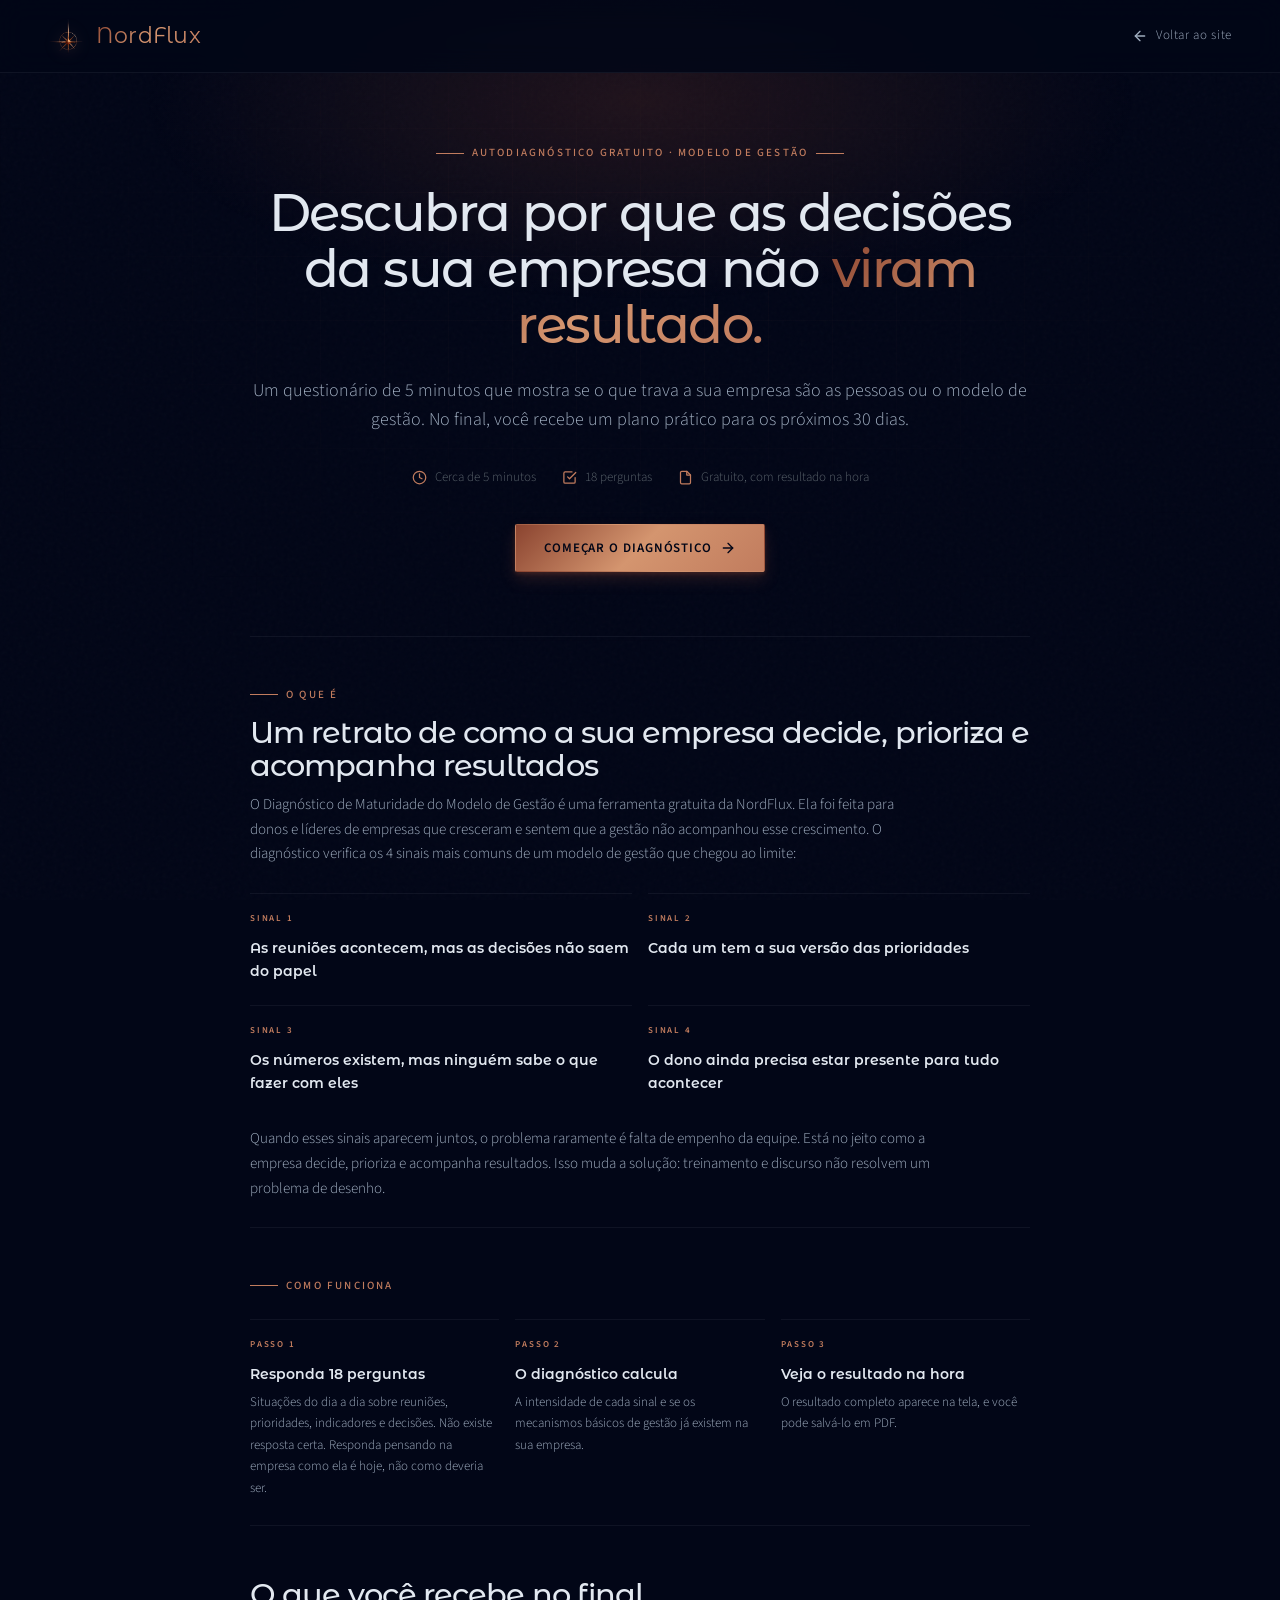
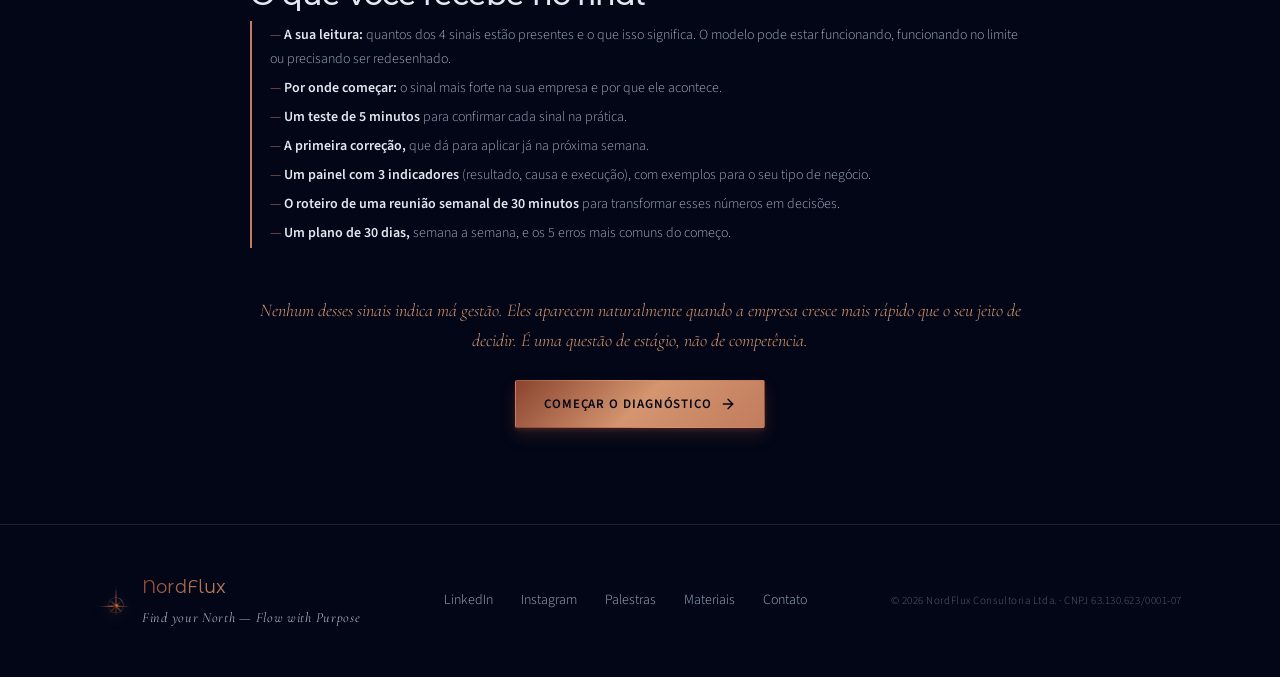
<file: diagnostico.html>
<!DOCTYPE html>
<html lang="pt-BR" data-theme="nordflux" data-mode="dark">
<head>
  <meta charset="UTF-8">
  <meta name="viewport" content="width=device-width, initial-scale=1.0">
  <title>Diagnóstico de Maturidade do Modelo de Gestão · NordFlux</title>
  <meta name="description" content="Responda 18 perguntas e receba um diagnóstico do modelo de gestão da sua empresa, com base nos 4 sinais do Diagnóstico de Gestão da NordFlux.">
  <link rel="icon" type="image/png" href="assets/logo-3d-symbol.png">

  <link rel="stylesheet" href="css/tokens.css">
  <link rel="stylesheet" href="css/site.css">

  <style>
    /* Ajustes locais: ícones SVG inline e estados usados só nesta página */
    .btn svg { width: 16px; height: 16px; }
    .btn:disabled { opacity: .4; cursor: not-allowed; transform: none !important; box-shadow: none !important; }
    .nav-back svg { width: 16px; height: 16px; }
    .narrow { max-width: 820px; margin: 0 auto; }

    /* ═══════════════════════════════════════════════════════════
       DIAGNÓSTICO — estilos próprios desta página (prefixo dm-)
       ═══════════════════════════════════════════════════════════ */
    .dm-screen { display: none; padding: 136px 0 96px; min-height: 100vh; }
    .dm-screen.active { display: block; }

    /* Hero / intro */
    .dm-hero { text-align: center; max-width: 780px; margin: 0 auto; position: relative; }
    .dm-hero-bg { position: absolute; inset: -140px -200px auto; height: 520px; pointer-events: none; background: radial-gradient(ellipse 60% 55% at 50% 20%, var(--color-copper-glow) 0%, transparent 70%); }
    .dm-hero > :not(.dm-hero-bg) { position: relative; }
    .dm-hero h1 { font-family: var(--font-display); font-weight: 500; font-size: clamp(2rem, 4.2vw, 3.2rem); line-height: var(--leading-tight); letter-spacing: var(--tracking-tight); margin: 22px 0; }
    .dm-hero h1 em { font-style: normal; background: var(--gradient-accent); -webkit-background-clip: text; background-clip: text; -webkit-text-fill-color: transparent; }
    .dm-lead { color: var(--fg-secondary); font-size: var(--text-md); line-height: var(--leading-relaxed); text-wrap: pretty; }
    .dm-hint { font-family: var(--font-tagline); font-style: italic; color: var(--color-accent-hi); font-size: var(--text-md); margin-top: 24px; }
    .dm-meta { display: flex; flex-wrap: wrap; justify-content: center; gap: 10px 26px; margin: 32px 0 36px; }
    .dm-meta span { display: inline-flex; align-items: center; gap: 8px; color: var(--fg-muted); font-size: var(--text-sm); }
    .dm-meta svg { width: 15px; height: 15px; color: var(--color-accent); }
    .dm-blocks { display: grid; grid-template-columns: repeat(3, 1fr); gap: 16px; margin-top: 56px; text-align: left; }
    .dm-block { border-top: 1px solid var(--border-subtle); padding-top: 18px; }
    .dm-block strong { display: block; font-family: var(--font-display); font-size: var(--text-sm-mid); font-weight: 600; margin-bottom: 6px; }
    .dm-block span { display: block; color: var(--fg-secondary); font-size: var(--text-sm); line-height: var(--leading-relaxed); }
    .dm-block small { display: block; color: var(--color-accent); font-size: var(--text-2xs); letter-spacing: var(--tracking-widest); text-transform: uppercase; margin-bottom: 10px; font-weight: 600; }
    .dm-blocks-4 { grid-template-columns: repeat(2, 1fr); }
    .dm-intro { text-align: left; margin-top: 64px; }
    .dm-intro .dm-sec { border-top: 1px solid var(--border-subtle); padding-top: 40px; margin-bottom: 0; }
    .dm-intro .dm-blocks { margin-top: 24px; margin-bottom: 26px; }
    .dm-intro .dm-list li strong { color: var(--fg-primary); font-weight: 600; }
    .dm-intro-cta { text-align: center; margin-top: 48px; }
    .dm-intro-cta .dm-hint { margin: 0 0 24px; }

    /* Progresso */
    .dm-progress { display: flex; align-items: center; justify-content: space-between; gap: 20px; margin-bottom: 28px; }
    .dm-progress-label { font-size: var(--text-xs); letter-spacing: var(--tracking-widest); text-transform: uppercase; color: var(--fg-muted); font-weight: 500; white-space: nowrap; }
    .dm-progress-track { flex: 1; height: 3px; background: var(--bg-track); border-radius: var(--radius-full); overflow: hidden; }
    .dm-progress-bar { height: 100%; background: var(--gradient-accent-h); width: 0; transition: width 300ms ease; }

    /* Etapa */
    .dm-step-head { margin-bottom: 36px; }
    .dm-step-head h2 { font-family: var(--font-display); font-weight: 500; font-size: clamp(1.6rem, 3vw, 2.3rem); line-height: var(--leading-tight); letter-spacing: var(--tracking-tight); margin: 14px 0 12px; }
    .dm-step-head p { color: var(--fg-secondary); font-size: var(--text-md-sm); line-height: var(--leading-relaxed); max-width: 640px; text-wrap: pretty; }

    .dm-q { background: var(--bg-card); border: 1px solid var(--border-default); border-radius: var(--radius-md); padding: 24px 26px; margin-bottom: 14px; transition: border-color var(--transition-base); }
    .dm-q.answered { border-color: var(--border-accent); }
    .dm-q-text { font-size: var(--text-md-sm); line-height: var(--leading-normal); margin-bottom: 16px; color: var(--fg-primary); font-weight: 400; text-wrap: pretty; }
    .dm-q-num { color: var(--color-accent); font-weight: 600; font-size: var(--text-xs); letter-spacing: var(--tracking-wider); margin-right: 10px; }
    .dm-opts { display: grid; grid-template-columns: repeat(4, 1fr); gap: 8px; }
    .dm-opts.cols-3 { grid-template-columns: repeat(3, 1fr); }
    .dm-opts.cols-2 { grid-template-columns: repeat(2, 1fr); }
    .dm-opt { position: relative; }
    .dm-opt input { position: absolute; opacity: 0; width: 0; height: 0; }
    .dm-opt label {
      display: flex; align-items: center; justify-content: center; text-align: center; min-height: 48px;
      padding: 10px 12px; border: 1px solid var(--border-default); border-radius: var(--radius-sm);
      font-size: var(--text-sm); color: var(--fg-secondary); cursor: pointer; user-select: none; line-height: var(--leading-snug);
      transition: border-color var(--transition-fast), background var(--transition-fast), color var(--transition-fast);
    }
    .dm-opt label:hover { border-color: var(--border-accent); color: var(--fg-primary); }
    .dm-opt input:checked + label { border-color: var(--color-accent); background: var(--color-accent-subtle); color: var(--fg-primary); font-weight: 400; }
    .dm-opt input:focus-visible + label { outline: 2px solid var(--border-focus); outline-offset: 2px; }
    .dm-opt-big label { min-height: 72px; flex-direction: column; gap: 4px; padding: 14px; }
    .dm-opt-big label small { color: var(--fg-muted); font-size: var(--text-xs-mid); }

    .dm-scale-legend { display: flex; justify-content: space-between; color: var(--fg-muted); font-size: var(--text-xs); letter-spacing: var(--tracking-wide); text-transform: uppercase; margin: 4px 2px 14px; }

    .dm-actions { display: flex; align-items: center; justify-content: space-between; gap: 16px; margin-top: 32px; }
    .dm-error { display: none; font-size: var(--text-xs); color: var(--color-error); background: var(--color-error-tint-bg); border: 1px solid var(--color-error-tint-border); padding: 10px 14px; border-radius: var(--radius-sm); line-height: var(--leading-snug); margin-top: 16px; }
    .dm-error.show { display: block; }

    /* Gate */
    .dm-gate { display: grid; grid-template-columns: 1fr 1fr; gap: 64px; align-items: start; }
    .dm-gate h2 { font-family: var(--font-display); font-size: clamp(1.6rem, 2.8vw, 2.1rem); font-weight: 500; line-height: var(--leading-tight); margin: 14px 0 16px; }
    .dm-gate p.lead { color: var(--fg-secondary); font-size: var(--text-md-sm); line-height: var(--leading-relaxed); margin-bottom: 24px; text-wrap: pretty; }
    .dm-preview { background: var(--bg-panel); border: 1px solid var(--border-default); border-radius: var(--radius-md); padding: 26px 28px; margin-top: 8px; }
    .dm-preview-title { font-size: var(--text-2xs); letter-spacing: var(--tracking-widest); text-transform: uppercase; color: var(--color-accent); font-weight: 600; margin-bottom: 16px; }
    .dm-preview-row { display: flex; justify-content: space-between; align-items: center; gap: 16px; padding: 10px 0; border-top: 1px solid var(--border-subtle); font-size: var(--text-sm-mid); color: var(--fg-secondary); }
    .dm-preview-row strong { color: var(--fg-primary); font-weight: 400; }
    .dm-preview-row .dm-blur { filter: blur(6px); user-select: none; }
    .dm-preview-note { font-family: var(--font-tagline); font-style: italic; color: var(--color-accent-hi); font-size: var(--text-md-sm); margin-top: 18px; }
    .dm-form { display: grid; gap: 16px; }
    .dm-row { display: grid; grid-template-columns: 1fr 1fr; gap: 14px; }
    .dm-privacy { font-size: var(--text-xs); color: var(--fg-muted); line-height: var(--leading-snug); max-width: 440px; }
    .dm-proto { display: none; font-size: var(--text-xs); color: var(--color-warning); background: var(--color-warning-tint-bg); border: 1px solid var(--color-warning-tint-border); padding: 10px 14px; border-radius: var(--radius-sm); line-height: var(--leading-snug); }
    .dm-proto.show { display: block; }
    .netlify-hidden { display: none; }

    /* Resultado */
    .dm-result-head { display: grid; grid-template-columns: 1fr auto; gap: 40px; align-items: end; padding-bottom: 36px; border-bottom: 1px solid var(--border-default); margin-bottom: 48px; }
    .dm-result-head h1 { font-family: var(--font-display); font-weight: 500; font-size: clamp(1.8rem, 3.6vw, 2.8rem); line-height: var(--leading-tight); letter-spacing: var(--tracking-tight); margin: 14px 0 12px; }
    .dm-result-head h1 em { font-style: normal; background: var(--gradient-accent); -webkit-background-clip: text; background-clip: text; -webkit-text-fill-color: transparent; }
    .dm-result-head p { color: var(--fg-secondary); font-size: var(--text-md-sm); max-width: 620px; text-wrap: pretty; }
    .dm-score { text-align: center; background: var(--bg-card); border: 1px solid var(--border-accent); border-radius: var(--radius-md); padding: 22px 34px; min-width: 200px; }
    .dm-score-n { font-family: var(--font-display); font-weight: 600; font-size: var(--text-4xl); line-height: 1; background: var(--gradient-accent); -webkit-background-clip: text; background-clip: text; -webkit-text-fill-color: transparent; }
    .dm-score-l { font-size: var(--text-2xs); letter-spacing: var(--tracking-widest); text-transform: uppercase; color: var(--fg-muted); margin-top: 8px; font-weight: 600; }

    .dm-sec { margin-bottom: 64px; }
    .dm-sec h2 { font-family: var(--font-display); font-weight: 500; font-size: clamp(1.4rem, 2.6vw, 1.9rem); line-height: var(--leading-tight); letter-spacing: var(--tracking-tight); margin: 12px 0 10px; }
    .dm-sec > p.sub { color: var(--fg-secondary); font-size: var(--text-md-sm); line-height: var(--leading-relaxed); max-width: 680px; margin-bottom: 26px; text-wrap: pretty; }

    .dm-signals { display: grid; grid-template-columns: repeat(4, 1fr); gap: 14px; }
    .dm-sig { background: var(--bg-card); border: 1px solid var(--border-default); border-radius: var(--radius-md); padding: 20px; }
    .dm-sig.presente { border-color: var(--border-accent); }
    .dm-sig-num { font-size: var(--text-2xs); letter-spacing: var(--tracking-widest); text-transform: uppercase; color: var(--color-accent); font-weight: 600; }
    .dm-sig-title { display: block; font-family: var(--font-display); font-size: var(--text-sm-mid); font-weight: 600; line-height: var(--leading-snug); margin: 8px 0 14px; min-height: 2.5em; }
    .dm-bar { height: 6px; background: var(--bg-track); border-radius: var(--radius-full); overflow: hidden; }
    .dm-bar > i { display: block; height: 100%; border-radius: var(--radius-full); background: var(--gradient-accent-h); }
    .dm-sig-status { display: flex; justify-content: space-between; align-items: center; margin-top: 10px; font-size: var(--text-xs-mid); color: var(--fg-muted); }
    .dm-badge { display: inline-block; font-size: var(--text-2xs); letter-spacing: var(--tracking-wider); text-transform: uppercase; font-weight: 600; padding: 3px 8px; border-radius: var(--radius-xs); border: 1px solid var(--border-default); color: var(--fg-secondary); }
    .dm-badge.presente { border-color: var(--color-status-critical); color: #fca5a5; }
    .dm-badge.atencao { border-color: var(--color-status-warning); color: #fde68a; }
    .dm-badge.ausente { border-color: var(--color-status-good); color: #86efac; }

    .dm-callout { background: var(--bg-panel); border: 1px solid var(--border-default); border-radius: var(--radius-md); padding: 24px 28px; margin-top: 22px; }
    .dm-callout-label { font-size: var(--text-2xs); letter-spacing: var(--tracking-widest); text-transform: uppercase; color: var(--color-accent); font-weight: 600; margin-bottom: 10px; }
    .dm-callout p { color: var(--fg-primary); font-size: var(--text-md-sm); line-height: var(--leading-relaxed); text-wrap: pretty; }
    .dm-callout.accent { background: var(--color-accent-subtle); border-color: var(--border-accent); }

    .dm-detail { border: 1px solid var(--border-default); border-radius: var(--radius-md); background: var(--bg-card); margin-bottom: 16px; overflow: hidden; }
    .dm-detail.prioridade { border-color: var(--color-accent); box-shadow: var(--shadow-md); }
    .dm-detail-head { display: grid; grid-template-columns: auto 1fr auto; gap: 20px; align-items: center; padding: 22px 26px; cursor: pointer; }
    .dm-detail-head:hover { background: var(--bg-elevated); }
    .dm-detail-n { font-family: var(--font-tagline); font-style: italic; font-size: var(--text-3xl); color: var(--color-accent-hi); line-height: 1; min-width: 36px; text-align: center; }
    .dm-detail-t { font-family: var(--font-display); font-size: var(--text-md); font-weight: 600; line-height: var(--leading-snug); }
    .dm-detail-t small { display: block; font-family: var(--font-body); font-size: var(--text-xs-mid); color: var(--fg-muted); font-weight: 400; margin-top: 4px; letter-spacing: var(--tracking-wide); }
    .dm-detail-chev { width: 18px; height: 18px; color: var(--fg-muted); transition: transform var(--transition-base); }
    .dm-detail.open .dm-detail-chev { transform: rotate(180deg); }
    .dm-detail-body { display: none; padding: 0 26px 26px; border-top: 1px solid var(--border-subtle); }
    .dm-detail.open .dm-detail-body { display: block; }
    .dm-detail-body h4 { font-family: var(--font-display); font-size: var(--text-md-sm); font-weight: 600; margin: 24px 0 8px; }
    .dm-detail-body p { color: var(--fg-secondary); font-size: var(--text-sm-mid); line-height: var(--leading-relaxed); text-wrap: pretty; }
    .dm-list { list-style: none; border-left: 2px solid var(--color-accent); padding-left: 18px; margin-top: 8px; }
    .dm-list li { color: var(--fg-secondary); font-size: var(--text-sm-mid); line-height: var(--leading-relaxed); padding: 3px 0; }
    .dm-list li::before { content: '— '; color: var(--color-accent); }
    .dm-test { background: var(--bg-panel); border-radius: var(--radius-sm); padding: 16px 20px; margin-top: 8px; }
    .dm-test-label { font-size: var(--text-2xs); letter-spacing: var(--tracking-widest); text-transform: uppercase; color: var(--color-accent); font-weight: 600; margin-bottom: 6px; }
    .dm-muda { background: var(--color-accent-subtle); border-left: 2px solid var(--color-accent); padding: 14px 18px; margin-top: 20px; font-size: var(--text-sm-mid); color: var(--fg-primary); border-radius: 0 var(--radius-sm) var(--radius-sm) 0; }
    .dm-muda b { display: block; font-size: var(--text-2xs); letter-spacing: var(--tracking-widest); text-transform: uppercase; color: var(--color-accent); margin-bottom: 4px; }

    .dm-table { width: 100%; border-collapse: collapse; font-size: var(--text-sm-mid); }
    .dm-table th { text-align: left; font-size: var(--text-xs); letter-spacing: var(--tracking-wider); text-transform: uppercase; color: var(--color-accent); font-weight: 600; padding: 10px 14px; border-bottom: 1px solid var(--border-default); background: var(--bg-panel); }
    .dm-table td { padding: 12px 14px; border-bottom: 1px solid var(--border-subtle); color: var(--fg-secondary); vertical-align: top; line-height: var(--leading-normal); }
    .dm-table td:first-child { color: var(--fg-primary); font-weight: 400; white-space: nowrap; }
    .dm-table tr.hl td { background: var(--color-accent-subtle); color: var(--fg-primary); }
    .dm-table-wrap { overflow-x: auto; border: 1px solid var(--border-default); border-radius: var(--radius-md); }

    .dm-painel { display: grid; grid-template-columns: repeat(3, 1fr); gap: 14px; margin-bottom: 22px; }
    .dm-pcard { background: var(--bg-card); border: 1px solid var(--border-default); border-radius: var(--radius-md); padding: 20px 22px; }
    .dm-pcard.falta { border-color: var(--color-status-warning); }
    .dm-pcard .dm-badge { margin-bottom: 12px; }
    .dm-pcard strong { display: block; font-family: var(--font-display); font-size: var(--text-md-sm); font-weight: 600; margin-bottom: 6px; }
    .dm-pcard p { color: var(--fg-secondary); font-size: var(--text-sm); line-height: var(--leading-relaxed); }
    .dm-pcard .ex { margin-top: 12px; padding-top: 12px; border-top: 1px solid var(--border-subtle); font-size: var(--text-sm); color: var(--fg-primary); }
    .dm-pcard .ex small { display: block; color: var(--fg-muted); font-size: var(--text-2xs); letter-spacing: var(--tracking-widest); text-transform: uppercase; margin-bottom: 4px; }

    .dm-erros { display: grid; grid-template-columns: repeat(5, 1fr); gap: 14px; }
    .dm-erro { border-top: 1px solid var(--border-subtle); padding-top: 16px; }
    .dm-erro b { display: block; font-family: var(--font-tagline); font-style: italic; font-size: var(--text-xl); color: var(--color-accent-hi); line-height: 1; margin-bottom: 8px; }
    .dm-erro strong { display: block; font-size: var(--text-sm-mid); font-weight: 600; margin-bottom: 6px; line-height: var(--leading-snug); }
    .dm-erro p { color: var(--fg-secondary); font-size: var(--text-sm); line-height: var(--leading-relaxed); }

    .dm-cta { text-align: center; max-width: 660px; margin: 0 auto; padding-top: 48px; border-top: 1px solid var(--border-default); }
    .dm-cta-quote { font-family: var(--font-tagline); font-style: italic; font-size: var(--text-lg); line-height: var(--leading-snug); margin: 18px 0 16px; text-wrap: pretty; }
    .dm-cta > p { color: var(--fg-secondary); font-size: var(--text-sm-mid); line-height: var(--leading-relaxed); margin-bottom: 28px; }
    .dm-cta-actions { display: flex; flex-wrap: wrap; gap: 14px; justify-content: center; }
    .dm-tools { display: flex; gap: 20px; justify-content: flex-end; margin-bottom: 20px; }

    @media (max-width: 980px) {
      .container { padding: 0 32px; }
      .dm-gate { grid-template-columns: 1fr; gap: 40px; }
      .dm-signals { grid-template-columns: repeat(2, 1fr); }
      .dm-erros { grid-template-columns: repeat(2, 1fr); }
      .dm-painel { grid-template-columns: 1fr; }
      .dm-blocks { grid-template-columns: 1fr; }
      .dm-result-head { grid-template-columns: 1fr; }
      .dm-score { justify-self: start; }
    }
    @media (max-width: 640px) {
      .nav { padding: 14px 24px; }
      .container { padding: 0 24px; }
      .dm-screen { padding-top: 104px; }
      .dm-opts, .dm-opts.cols-3 { grid-template-columns: 1fr 1fr; }
      .dm-row { grid-template-columns: 1fr; }
      .dm-signals, .dm-erros { grid-template-columns: 1fr; }
      .dm-actions { flex-direction: column-reverse; align-items: stretch; }
      .dm-actions .btn { width: 100%; }
      .dm-detail-head { grid-template-columns: auto 1fr; }
      .dm-detail-chev { display: none; }
    }

    @media print {
      .atmos, .nav, footer, .dm-tools, .dm-cta-actions, .dm-detail-chev { display: none !important; }
      body { background: #fff; color: #111; }
      .dm-screen { padding: 0; min-height: auto; }
      .dm-detail-body { display: block !important; }
      .dm-sig, .dm-detail, .dm-pcard, .dm-callout, .dm-score, .dm-table-wrap, .dm-q { background: #fff; border-color: #ccc; break-inside: avoid; }
      .dm-callout p, .dm-detail-body p, .dm-list li, .dm-table td, .dm-pcard p, .dm-erro p, .dm-sec > p.sub, .dm-result-head p { color: #333; }
      .dm-sig-title, .dm-detail-t, .dm-pcard strong, .dm-sec h2, .dm-result-head h1, .dm-muda, .dm-table td:first-child { color: #111; }
      .dm-result-head h1 em, .dm-score-n { -webkit-text-fill-color: #8B4430; }
    }
  </style>
</head>
<body>

  <div class="atmos"></div>

  <!-- Detecção do formulário pela Netlify (mesmo padrão do 360.html). Precisa existir no HTML estático. -->
  <form class="netlify-hidden" name="diagnostico-maturidade" netlify netlify-honeypot="bot-field">
    <input type="hidden" name="form-name" value="diagnostico-maturidade">
    <input type="text" name="bot-field">
    <input type="text" name="nome">
    <input type="email" name="email">
    <input type="text" name="empresa">
    <input type="text" name="cargo">
    <input type="tel" name="telefone">
    <input type="hidden" name="tipo_negocio">
    <input type="hidden" name="leitura">
    <input type="hidden" name="sinais_presentes">
    <input type="hidden" name="pontuacao_sinais">
    <input type="hidden" name="pontuacao_painel">
    <input type="hidden" name="link_resultado">
    <textarea name="resumo"></textarea>
    <input type="hidden" name="respostas">
  </form>

  <nav class="nav" id="navbar">
    <a href="index.html" class="brand">
      <img src="assets/logo-3d-symbol.png" alt="" class="brand-mark">
      <span class="brand-word">NordFlux</span>
    </a>
    <a href="index.html" class="nav-back">
      <svg viewBox="0 0 24 24" fill="none" stroke="currentColor" stroke-width="2" stroke-linecap="round" stroke-linejoin="round"><path d="m12 19-7-7 7-7"/><path d="M19 12H5"/></svg>
      Voltar ao site
    </a>
  </nav>

  <!-- ══════════════ TELA 1 · INTRO ══════════════ -->
  <section class="dm-screen active" id="screen-intro">
    <div class="container">
      <div class="dm-hero">
        <div class="dm-hero-bg"></div>
        <p class="eyebrow centered">Autodiagnóstico gratuito · Modelo de Gestão</p>
        <h1>Descubra por que as decisões<br>da sua empresa não <em>viram resultado.</em></h1>
        <p class="dm-lead">Um questionário de 5 minutos que mostra se o que trava a sua empresa são as pessoas ou o modelo de gestão. No final, você recebe um plano prático para os próximos 30 dias.</p>

        <div class="dm-meta">
          <span><svg viewBox="0 0 24 24" fill="none" stroke="currentColor" stroke-width="2" stroke-linecap="round" stroke-linejoin="round"><circle cx="12" cy="12" r="10"/><polyline points="12 6 12 12 16 14"/></svg>Cerca de 5 minutos</span>
          <span><svg viewBox="0 0 24 24" fill="none" stroke="currentColor" stroke-width="2" stroke-linecap="round" stroke-linejoin="round"><path d="M9 11l3 3L22 4"/><path d="M21 12v7a2 2 0 0 1-2 2H5a2 2 0 0 1-2-2V5a2 2 0 0 1 2-2h11"/></svg>18 perguntas</span>
          <span><svg viewBox="0 0 24 24" fill="none" stroke="currentColor" stroke-width="2" stroke-linecap="round" stroke-linejoin="round"><path d="M14 2H6a2 2 0 0 0-2 2v16a2 2 0 0 0 2 2h12a2 2 0 0 0 2-2V8z"/><polyline points="14 2 14 8 20 8"/></svg>Gratuito, com resultado na hora</span>
        </div>

        <button type="button" class="btn btn-primary" id="btnStart">
          Começar o diagnóstico
          <svg viewBox="0 0 24 24" fill="none" stroke="currentColor" stroke-width="2" stroke-linecap="round" stroke-linejoin="round"><path d="M5 12h14"/><path d="m12 5 7 7-7 7"/></svg>
        </button>

        <div class="dm-intro">
          <section class="dm-sec">
            <p class="eyebrow">O que é</p>
            <h2>Um retrato de como a sua empresa decide, prioriza e acompanha resultados</h2>
            <p class="sub">O Diagnóstico de Maturidade do Modelo de Gestão é uma ferramenta gratuita da NordFlux. Ela foi feita para donos e líderes de empresas que cresceram e sentem que a gestão não acompanhou esse crescimento. O diagnóstico verifica os 4 sinais mais comuns de um modelo de gestão que chegou ao limite:</p>
            <div class="dm-blocks dm-blocks-4">
              <div class="dm-block"><small>Sinal 1</small><strong>As reuniões acontecem, mas as decisões não saem do papel</strong></div>
              <div class="dm-block"><small>Sinal 2</small><strong>Cada um tem a sua versão das prioridades</strong></div>
              <div class="dm-block"><small>Sinal 3</small><strong>Os números existem, mas ninguém sabe o que fazer com eles</strong></div>
              <div class="dm-block"><small>Sinal 4</small><strong>O dono ainda precisa estar presente para tudo acontecer</strong></div>
            </div>
            <p class="sub">Quando esses sinais aparecem juntos, o problema raramente é falta de empenho da equipe. Está no jeito como a empresa decide, prioriza e acompanha resultados. Isso muda a solução: treinamento e discurso não resolvem um problema de desenho.</p>
          </section>

          <section class="dm-sec">
            <p class="eyebrow">Como funciona</p>
            <div class="dm-blocks">
              <div class="dm-block"><small>Passo 1</small><strong>Responda 18 perguntas</strong><span>Situações do dia a dia sobre reuniões, prioridades, indicadores e decisões. Não existe resposta certa. Responda pensando na empresa como ela é hoje, não como deveria ser.</span></div>
              <div class="dm-block"><small>Passo 2</small><strong>O diagnóstico calcula</strong><span>A intensidade de cada sinal e se os mecanismos básicos de gestão já existem na sua empresa.</span></div>
              <div class="dm-block"><small>Passo 3</small><strong>Veja o resultado na hora</strong><span>O resultado completo aparece na tela, e você pode salvá-lo em PDF.</span></div>
            </div>
          </section>

          <section class="dm-sec">
            <h2>O que você recebe no final</h2>
            <ul class="dm-list">
              <li><strong>A sua leitura:</strong> quantos dos 4 sinais estão presentes e o que isso significa. O modelo pode estar funcionando, funcionando no limite ou precisando ser redesenhado.</li>
              <li><strong>Por onde começar:</strong> o sinal mais forte na sua empresa e por que ele acontece.</li>
              <li><strong>Um teste de 5 minutos</strong> para confirmar cada sinal na prática.</li>
              <li><strong>A primeira correção,</strong> que dá para aplicar já na próxima semana.</li>
              <li><strong>Um painel com 3 indicadores</strong> (resultado, causa e execução), com exemplos para o seu tipo de negócio.</li>
              <li><strong>O roteiro de uma reunião semanal de 30 minutos</strong> para transformar esses números em decisões.</li>
              <li><strong>Um plano de 30 dias,</strong> semana a semana, e os 5 erros mais comuns do começo.</li>
            </ul>
          </section>

          <div class="dm-intro-cta">
            <p class="dm-hint">Nenhum desses sinais indica má gestão. Eles aparecem naturalmente quando a empresa cresce mais rápido que o seu jeito de decidir. É uma questão de estágio, não de competência.</p>
            <button type="button" class="btn btn-primary" id="btnStartBottom">
              Começar o diagnóstico
              <svg viewBox="0 0 24 24" fill="none" stroke="currentColor" stroke-width="2" stroke-linecap="round" stroke-linejoin="round"><path d="M5 12h14"/><path d="m12 5 7 7-7 7"/></svg>
            </button>
          </div>
        </div>
      </div>
    </div>
  </section>

  <!-- ══════════════ TELA 2 · QUESTIONÁRIO ══════════════ -->
  <section class="dm-screen" id="screen-quiz">
    <div class="container">
      <div class="narrow">
        <div class="dm-progress">
          <span class="dm-progress-label" id="progressLabel">Etapa 1 de 6</span>
          <div class="dm-progress-track"><div class="dm-progress-bar" id="progressBar"></div></div>
        </div>
        <div id="stepMount"></div>
        <p class="dm-error" id="quizError">Responda todas as perguntas desta etapa para continuar.</p>
        <div class="dm-actions">
          <button type="button" class="btn btn-ghost" id="btnPrev">
            <svg viewBox="0 0 24 24" fill="none" stroke="currentColor" stroke-width="2" stroke-linecap="round" stroke-linejoin="round"><path d="m12 19-7-7 7-7"/><path d="M19 12H5"/></svg>
            Voltar
          </button>
          <button type="button" class="btn btn-primary" id="btnNext">
            Continuar
            <svg viewBox="0 0 24 24" fill="none" stroke="currentColor" stroke-width="2" stroke-linecap="round" stroke-linejoin="round"><path d="M5 12h14"/><path d="m12 5 7 7-7 7"/></svg>
          </button>
        </div>
      </div>
    </div>
  </section>

  <!-- ══════════════ TELA 3 · CAPTAÇÃO (gate) ══════════════ -->
  <section class="dm-screen" id="screen-lead">
    <div class="container">
      <div class="dm-gate">
        <div>
          <p class="eyebrow">Diagnóstico pronto</p>
          <h2>Seu diagnóstico está pronto.<br>Falta só um passo.</h2>
          <p class="lead">Preencha seus dados para ver o resultado completo: a leitura dos sinais, o teste de 5 minutos de cada um, a primeira correção aplicável na próxima semana e o plano de 30 dias.</p>

          <div class="dm-preview">
            <div class="dm-preview-title">Prévia do resultado</div>
            <div class="dm-preview-row"><span>Sinais identificados</span><strong id="pvSinais">—</strong></div>
            <div class="dm-preview-row"><span>Leitura do modelo de gestão</span><strong class="dm-blur">Diagnóstico de modelo</strong></div>
            <div class="dm-preview-row"><span>Por onde começar</span><strong class="dm-blur">Sinal com maior intensidade</strong></div>
            <div class="dm-preview-row"><span>Painel dos 3 indicadores</span><strong class="dm-blur">O que falta instalar</strong></div>
            <p class="dm-preview-note">A contagem não é um julgamento da sua empresa. É uma indicação de onde a energia de correção rende mais.</p>
          </div>
        </div>

        <div>
          <form class="dm-form" id="leadForm" name="diagnostico-maturidade" method="POST" data-netlify="true" netlify-honeypot="bot-field">
            <input type="hidden" name="form-name" value="diagnostico-maturidade">
            <p class="netlify-hidden"><label>Não preencha: <input name="bot-field"></label></p>
            <input type="hidden" name="tipo_negocio" id="fTipo">
            <input type="hidden" name="leitura" id="fLeitura">
            <input type="hidden" name="sinais_presentes" id="fSinais">
            <input type="hidden" name="pontuacao_sinais" id="fPontSinais">
            <input type="hidden" name="pontuacao_painel" id="fPontPainel">
            <input type="hidden" name="link_resultado" id="fLink">
            <textarea name="resumo" id="fResumo" class="netlify-hidden" aria-hidden="true" tabindex="-1"></textarea>
            <input type="hidden" name="respostas" id="fRespostas">

            <div class="field">
              <label for="nome">Nome</label>
              <input type="text" id="nome" name="nome" placeholder="Seu nome completo" autocomplete="name" required>
            </div>
            <div class="dm-row">
              <div class="field">
                <label for="email">E-mail</label>
                <input type="email" id="email" name="email" placeholder="seu@empresa.com.br" autocomplete="email" required>
              </div>
              <div class="field">
                <label for="telefone">Telefone / WhatsApp</label>
                <input type="tel" id="telefone" name="telefone" placeholder="(54) 99999-9999" autocomplete="tel" inputmode="tel" required>
              </div>
            </div>
            <div class="dm-row">
              <div class="field">
                <label for="empresa">Empresa</label>
                <input type="text" id="empresa" name="empresa" placeholder="Nome da empresa" autocomplete="organization" required>
              </div>
              <div class="field">
                <label for="cargo">Cargo</label>
                <select id="cargo" name="cargo" required>
                  <option value="" disabled selected>Selecione</option>
                  <option>CEO / Dono</option>
                  <option>Diretor</option>
                  <option>Gerente</option>
                  <option>Coordenador / Líder</option>
                  <option>Analista / Especialista</option>
                  <option>Consultor</option>
                  <option>Professor / Educador</option>
                  <option>Empreendedor</option>
                  <option>Outro</option>
                </select>
              </div>
            </div>
            <p class="dm-error" id="leadError">Preencha todos os campos para ver o diagnóstico.</p>
            <p class="dm-proto" id="protoNotice">Modo protótipo: aberto fora da Netlify, o envio do formulário é simulado e o resultado aparece mesmo assim. Hospedado em nordflux.co, os dados chegam pelo Netlify Forms.</p>
            <button type="submit" class="btn btn-primary" id="leadSubmit" style="justify-self:start">
              <span class="btn-label">Ver meu diagnóstico</span>
              <svg viewBox="0 0 24 24" fill="none" stroke="currentColor" stroke-width="2" stroke-linecap="round" stroke-linejoin="round"><path d="M5 12h14"/><path d="m12 5 7 7-7 7"/></svg>
            </button>
            <p class="dm-privacy">Sem spam. Usamos seus dados para registrar o seu diagnóstico e enviar materiais da NordFlux. Você pode sair quando quiser.</p>
          </form>
        </div>
      </div>
    </div>
  </section>

  <!-- ══════════════ TELA 4 · RESULTADO ══════════════ -->
  <section class="dm-screen" id="screen-result">
    <div class="container">
      <div class="dm-tools">
        <button type="button" class="btn btn-ghost" id="btnPrint">
          <svg viewBox="0 0 24 24" fill="none" stroke="currentColor" stroke-width="2" stroke-linecap="round" stroke-linejoin="round"><polyline points="6 9 6 2 18 2 18 9"/><path d="M6 18H4a2 2 0 0 1-2-2v-5a2 2 0 0 1 2-2h16a2 2 0 0 1 2 2v5a2 2 0 0 1-2 2h-2"/><rect x="6" y="14" width="12" height="8"/></svg>
          Salvar em PDF
        </button>
        <button type="button" class="btn btn-ghost" id="btnCopy">
          <svg viewBox="0 0 24 24" fill="none" stroke="currentColor" stroke-width="2" stroke-linecap="round" stroke-linejoin="round"><path d="M10 13a5 5 0 0 0 7.54.54l3-3a5 5 0 0 0-7.07-7.07l-1.72 1.71"/><path d="M14 11a5 5 0 0 0-7.54-.54l-3 3a5 5 0 0 0 7.07 7.07l1.71-1.71"/></svg>
          <span class="btn-label">Copiar link do resultado</span>
        </button>
        <button type="button" class="btn btn-ghost" id="btnRestart">Refazer o diagnóstico</button>
      </div>
      <div id="resultMount"></div>
    </div>
  </section>

  <footer>
    <div class="container footer-inner">
      <a href="index.html" class="brand">
        <img src="assets/logo-3d-symbol.png" alt="" class="brand-mark" style="width:32px;height:32px;">
        <div class="footer-brand-stack">
          <div class="brand-word" style="font-size: 18px;">NordFlux</div>
          <div class="tagline-serif">Find your North — Flow with Purpose</div>
        </div>
      </a>
      <nav class="footer-links">
        <a href="https://www.linkedin.com/company/nordflux-co" target="_blank" rel="noopener">LinkedIn</a>
        <a href="https://www.instagram.com/nordflux.co/" target="_blank" rel="noopener">Instagram</a>
        <a href="palestras.html">Palestras</a>
        <a href="materiais.html">Materiais</a>
        <a href="index.html#contato">Contato</a>
      </nav>
      <p class="footer-copy">© 2026 NordFlux Consultoria Ltda. · CNPJ 63.130.623/0001-07</p>
    </div>
  </footer>

  <script>
  /* ═══════════════════════════════════════════════════════════════
     CONTEÚDO DO DIAGNÓSTICO
     Fonte: "Diagnóstico dos 4 Sinais" (PDF, NordFlux, material do
     Empreenda X360) e da antiga página /x360. Todo texto abaixo vem de lá.
     Para validar/ajustar as informações, edite apenas este bloco.
     ═══════════════════════════════════════════════════════════════ */

  // Escala de frequência usada nas etapas 1 a 4 (valor = pontos)
  const ESCALA = [
    { v: 0, t: 'Não acontece' },
    { v: 1, t: 'Acontece às vezes' },
    { v: 2, t: 'Acontece com frequência' },
    { v: 3, t: 'É a regra' }
  ];

  // Regras de pontuação (ajustáveis)
  const REGRAS = {
    maxSinal: 9,          // 3 afirmações × 3 pontos
    limiarPresente: 5,    // sinal conta como "marcado" a partir deste valor
    limiarAtencao: 3,     // abaixo de "presente" e a partir daqui: ponto de atenção
    maxPainel: 10         // 5 perguntas × 2 pontos
  };

  const TIPOS_NEGOCIO = [
    { id: 'comercio',   t: 'Comércio e varejo',        resultado: 'Margem por categoria',            causa: 'Taxa de conversão em loja',           execucao: '% de compromissos concluídos' },
    { id: 'servicos',   t: 'Serviços e consultoria',   resultado: 'Horas faturáveis sobre horas totais', causa: 'Propostas enviadas por semana',   execucao: '% de compromissos concluídos' },
    { id: 'industria',  t: 'Indústria',                resultado: 'Margem de contribuição',           causa: 'Índice de retrabalho',                execucao: '% de compromissos concluídos' },
    { id: 'software',   t: 'Software e tecnologia',    resultado: 'Receita recorrente líquida',       causa: 'Ativação nos primeiros 30 dias',      execucao: '% de compromissos concluídos' },
    { id: 'logistica',  t: 'Distribuição e logística', resultado: 'Custo por entrega',                causa: 'Pedidos no prazo',                    execucao: '% de compromissos concluídos' },
    { id: 'outro',      t: 'Outro tipo de negócio',    resultado: null, causa: null, execucao: '% de compromissos concluídos' }
  ];

  const SINAIS = [
    {
      n: 1,
      titulo: 'As reuniões acontecem, mas as decisões não saem do papel',
      curto: 'Reuniões sem decisão',
      afirmacoes: [
        'A mesma pauta reaparece em três reuniões seguidas, com pequenas variações.',
        'A ata registra “alinhamos que…” em vez de “fulano entrega X até o dia Y”.',
        'Ninguém consegue dizer de cabeça, sem consultar nada, o que foi decidido na última reunião.'
      ],
      porque: 'A reunião foi desenhada para alinhar, não para decidir. E alinhamento é infinito: sempre cabe mais uma rodada de contexto, sempre falta ouvir mais uma área. Decisão, ao contrário, tem custo: alguém assume um prazo, alguém abre mão de um recurso, alguém pode errar em público. Quando o formato da reunião não obriga esse custo a aparecer, o grupo encontra naturalmente o equilíbrio mais confortável, que é continuar discutindo. Não é falta de vontade. É o desenho funcionando exatamente como foi construído.',
      teste: 'Abra as atas das suas últimas três reuniões e conte quantos itens têm, ao mesmo tempo, um nome próprio, uma data e um resultado observável. Se menos da metade tiver os três, você não tem reuniões de decisão. Tem reuniões de alinhamento com nome de reunião de decisão.',
      correcao: [
        'Reserve os últimos 5 minutos de toda reunião para o fechamento, e trate esse bloco como inegociável.',
        'Cada item vira uma linha única: o que será feito, quem faz, até quando, e como saberemos que aconteceu.',
        'Só o que couber nesse formato entra na ata. O restante foi conversa, e conversa não precisa de registro.',
        'Leia as linhas em voz alta antes de encerrar. Quem discordar, discorda ali, não no grupo depois.'
      ],
      muda: 'A pauta encolhe. Itens que viram decisão não voltam, e o tempo que sobra passa a ser usado nos temas que realmente precisam de discussão longa.'
    },
    {
      n: 2,
      titulo: 'Cada um tem a sua versão das prioridades',
      curto: 'Prioridades divergentes',
      afirmacoes: [
        'Perguntando separadamente a três pessoas quais são as prioridades do trimestre, você recebe três listas diferentes.',
        'Todo pedido interno chega com a palavra “urgente” colada nele.',
        'Projetos chegam a 80% e param, porque a pessoa foi puxada para outro 80%.'
      ],
      porque: 'A empresa listou o que importa, mas nunca definiu o que vem antes. Prioridade não é uma lista de temas relevantes: é uma ordem. E ordem exige dizer não, ou pelo menos “agora não”, a coisas legítimas. Enquanto essa ordem não existir de forma explícita e pública, cada pessoa vai usar a régua que tem à mão: o que o chefe pediu por último, o que o cliente gritou mais alto, o que está mais perto de terminar. Todas essas réguas são razoáveis. Elas só não são a mesma.',
      teste: 'Mande hoje a mesma mensagem para três pessoas de áreas diferentes: “quais são as três prioridades da empresa neste trimestre? responde de cabeça, sem consultar nada.” O tamanho da divergência entre as respostas é o tamanho do problema.',
      correcao: [
        'Escreva as três prioridades do trimestre numeradas, 1, 2, 3, e não em bullet points.',
        'A numeração não é estética: ela força a escolha que a lista permite evitar.',
        'Publique onde todos vejam, e repita a lista na abertura de toda reunião de gestão.',
        'Quando algo novo aparecer, a pergunta passa a ser: isso entra no lugar de qual dos três?'
      ],
      muda: '“Não” e “agora não” viram respostas legítimas, ditas sem culpa e sem negociação de bastidor, porque passam a ter um critério público por trás.'
    },
    {
      n: 3,
      titulo: 'Os números existem, mas ninguém sabe o que fazer com eles',
      curto: 'Números sem ação',
      afirmacoes: [
        'O relatório mensal é apresentado, comentado, arquivado, e nada muda por causa dele.',
        'Todo indicador do painel é de resultado: faturamento, margem, inadimplência, volume.',
        'Quando um número piora, a discussão vira busca de explicação, não escolha de ação.'
      ],
      porque: 'Indicadores de resultado contam o passado. Quando você descobre que a margem caiu, a causa disso aconteceu há sessenta ou noventa dias, e o que estiver ao seu alcance hoje só vai aparecer no número daqui a outros sessenta. Um painel feito só de resultados é um retrovisor muito bem construído: informa com precisão, mas não dirige. O que falta não é mais dado. É indicador de causa: algo que você faz agora e que move o resultado depois.',
      teste: 'Pegue o seu painel atual e classifique cada indicador em duas colunas: mede algo que já aconteceu, ou mede algo que você faz agora e que muda o resultado lá na frente? Se a segunda coluna estiver vazia, você tem um relatório, não um painel de gestão.',
      correcao: [
        'Escolha o seu indicador de resultado mais importante, apenas um.',
        'Pergunte à equipe: o que precisa acontecer nas próximas semanas para esse número melhorar?',
        'A resposta mais concreta que surgir é o seu primeiro indicador de causa. Comece a medir na semana seguinte.',
        'Aceite que a primeira versão vai estar imprecisa. Indicador de causa se calibra com uso, não com planejamento.'
      ],
      muda: 'A reunião de números deixa de ser prestação de contas sobre o passado e passa a ser decisão sobre as próximas semanas.'
    },
    {
      n: 4,
      titulo: 'Você ainda precisa estar presente para tudo acontecer',
      curto: 'Dependência do dono',
      afirmacoes: [
        'Você volta de uma semana fora e encontra decisões represadas, esperando por você.',
        'As pessoas trazem problemas bem descritos, mas não trazem recomendações.',
        'Você sabe coisas sobre o negócio que não estão escritas em lugar nenhum.'
      ],
      porque: 'Quase nunca é falta de gente boa. É falta de critério explícito. As pessoas não decidem porque não sabem onde fica o limite, de valor, de risco, de exceção, e, na dúvida, perguntar é sempre mais seguro do que errar. Elas estão sendo racionais dentro das regras que existem. O gargalo não é a sua agenda: é o fato de que o critério de decisão mora na sua cabeça e não foi escrito em nenhum lugar de onde outra pessoa pudesse tirá-lo.',
      teste: 'Nas próximas duas semanas, anote toda decisão que chegou até você, inclusive as de trinta segundos. No fim, marque quais realmente exigiam o dono da empresa. A diferença entre as duas listas é o tamanho exato do gargalo, e costuma surpreender.',
      correcao: [
        'Escolha os três tipos de decisão que mais chegam até você.',
        'Para cada um, escreva o critério: até que valor, dentro de que condições, com qual exceção.',
        'Delegue o critério, não a tarefa. Quem recebe critério decide sozinho na próxima vez.',
        'Combine uma revisão: você olha as decisões tomadas uma vez por semana, depois do fato, não antes.'
      ],
      muda: 'Você passa a decidir menos e a revisar mais, e a empresa ganha a capacidade de funcionar nas semanas em que você não estiver.'
    }
  ];

  // Etapa 5 · O painel e o ritual (Sim = 2, Em parte = 1, Não = 0)
  const PAINEL = [
    { id: 'resultado', pergunta: 'A empresa acompanha toda semana um indicador de resultado (o número que prova que o esforço valeu a pena), com um dono com nome e sobrenome, uma meta numérica e um prazo?', tipo: 'Resultado', descricao: 'O número que prova. Mede o que já aconteceu e costuma ser financeiro.' },
    { id: 'causa', pergunta: 'Existe um indicador de causa: algo que vocês fazem agora e que muda o indicador de resultado em 30 a 90 dias?', tipo: 'Causa', descricao: 'O que move o resultado. É o mais difícil de escolher e o que mais muda a conversa da reunião.' },
    { id: 'execucao', pergunta: 'Vocês medem o percentual dos compromissos da semana anterior que foram concluídos no prazo?', tipo: 'Execução', descricao: 'O que saiu do papel. É o único indicador que mede o próprio modelo de gestão, e não o negócio.' },
    { id: 'ritual', pergunta: 'Existe um ritual semanal fixo, sempre no mesmo dia e horário, em que esses números viram decisão e cada ação sai escrita com responsável e prazo?', tipo: 'Ritual', descricao: 'O que sustenta o painel. Um painel sem ritual vira planilha abandonada em duas semanas.' },
    { id: 'vitais', pergunta: 'Existem sinais vitais com limite definido (por exemplo: caixa livre, concentração de receita, endividamento ou retenção de gente-chave) que são verificados na abertura do ritual?', tipo: 'Sinais vitais', descricao: 'O que o painel não vê. Existem para não atropelar, e não recebem meta de crescimento.' }
  ];
  const ESCALA_PAINEL = [
    { v: 2, t: 'Sim, existe e funciona' },
    { v: 1, t: 'Em parte' },
    { v: 0, t: 'Não' }
  ];

  // Leitura do resultado pela contagem de sinais (PDF, p. 7)
  const LEITURAS = {
    baixa: { faixa: '0 a 1 sinal', titulo: 'O modelo está funcionando', texto: 'Trate o sinal isolado como ponto de atenção e acompanhe. Sinais isolados costumam ser os primeiros a aparecer quando a empresa entra num novo ciclo de crescimento.' },
    media: { faixa: '2 sinais', titulo: 'O modelo funciona, mas no limite', texto: 'Normalmente sustentado por esforço pessoal de duas ou três pessoas-chave. Funciona enquanto elas estiverem inteiras e presentes, e essa é exatamente a fragilidade.' },
    alta:  { faixa: '3 a 4 sinais', titulo: 'O diagnóstico é de modelo de gestão', texto: 'Investir em treinamento, discurso ou engajamento vai gerar melhora temporária e regressão em poucas semanas, porque a estrutura que produz o comportamento continua intacta.' }
  };
  const ALERTA_LEITURA = 'Vale um alerta sobre a tentação mais comum: atacar os quatro sinais ao mesmo tempo. Não funciona, porque os quatro competem pelo mesmo recurso escasso, que é a atenção da liderança. Existe um único mecanismo, o painel dos três indicadores e o ritual semanal que o sustenta, que atinge os quatro por tabela. É por ele que se começa.';
  const RESSALVA = 'Nenhum dos quatro sinais indica má gestão. Todos eles são consequências normais de uma empresa que cresceu mais rápido do que o seu modelo de decisão. É um problema de estágio, não de competência, e por isso tem solução conhecida.';
  const TRES_REGRAS = 'Cada indicador tem um dono com nome e sobrenome, não uma área. Cada um tem uma meta numérica e um prazo. E os três são revisados na mesma frequência, toda semana, no mesmo horário. Indicador sem dono não é indicador: é curiosidade.';

  const SINAIS_VITAIS = [
    { s: 'Caixa livre', r: 'Quantos dias a empresa opera sem receita nova entrar', l: 'Nunca abaixo de X dias' },
    { s: 'Concentração de receita', r: 'O quanto o negócio depende de um só cliente', l: 'Nenhum cliente acima de X%' },
    { s: 'Endividamento', r: 'Se o crescimento é financiado de forma sustentável', l: 'Dívida nunca acima de X vezes o resultado' },
    { s: 'Retenção de gente-chave', r: 'Se a operação está consumindo quem a sustenta', l: 'Nenhuma saída voluntária em posição crítica' }
  ];

  const RITUAL = [
    { t: '0 a 1 min', b: 'Sinais vitais', o: 'Algum limite foi cruzado desde a semana passada? Se não, segue a pauta. Se sim, o restante do roteiro é suspenso e a reunião inteira passa a ser sobre isso.' },
    { t: '1 a 6 min', b: 'Execução', o: 'O que foi combinado na semana passada, o que saiu e o que não saiu. Sem justificativa longa: o objetivo aqui é o número, não a narrativa.' },
    { t: '6 a 15 min', b: 'Os três números', o: 'Cada dono apresenta o seu indicador e diz apenas uma coisa: está no rumo ou está fora. Quem está no rumo não precisa explicar por quê.' },
    { t: '15 a 25 min', b: 'Só o que está fora', o: 'Para cada indicador fora do rumo: qual é a causa provável e qual é a ação desta semana. Se o tema exigir mais de dez minutos, marca-se uma conversa separada e segue.' },
    { t: '25 a 30 min', b: 'Fechamento', o: 'Cada ação vira uma linha com o que será feito, quem faz e até quando. Escrito na hora, lido em voz alta, enviado antes de todos saírem da sala.' }
  ];

  const PLANO_30 = [
    { q: 'Semana 1', f: 'Escolher', o: 'Defina os três indicadores com a sua liderança em uma conversa de uma hora. Atribua um dono a cada um e defina, na mesma conversa, os dois ou três sinais vitais com seus limites. Não construa dashboard: uma planilha compartilhada basta e é melhor.' },
    { q: 'Semana 2', f: 'Começar', o: 'Primeiro ritual de 30 minutos. Os números vão estar incompletos e tudo bem: o objetivo desta semana é a existência do ritual, não a qualidade do dado.' },
    { q: 'Semana 3', f: 'Corrigir', o: 'Segundo ritual. Aqui aparece o que não funciona: indicador difícil de apurar, dono errado, meta irreal. Ajuste o que for mecânico e não mexa nos indicadores ainda.' },
    { q: 'Semana 4', f: 'Sustentar', o: 'Terceiro e quarto rituais. Faça uma revisão de dez minutos ao fim do mês: o que os três números nos fizeram decidir que não teríamos decidido? A resposta diz se o painel está vivo.' }
  ];
  const SINAL_FUNCIONOU = 'Ao fim de 30 dias, o teste não é se os números melhoraram: trinta dias é pouco para isso. O teste é se alguma decisão foi tomada por causa do painel, e se a pauta da reunião encolheu porque itens deixaram de voltar. Se as duas coisas aconteceram, o modelo mudou.';

  const ERROS = [
    { t: 'Começar com oito indicadores', p: 'A vontade de cobrir tudo é compreensível e é o jeito mais rápido de abandonar o painel. Três é pouco de propósito: é o número que cabe na cabeça de todo mundo durante a semana, não só durante a reunião.' },
    { t: 'Deixar o dono da empresa ser dono dos três', p: 'Se você é o dono dos três indicadores, o painel virou o seu relatório pessoal e o sinal 4 continua exatamente onde estava. Pelo menos dois dos três precisam ter outro nome ao lado.' },
    { t: 'Transformar o ritual em prestação de contas', p: 'Se estar fora do rumo custa constrangimento público, as pessoas vão gerenciar a aparência do número em vez do número. O tom da segunda ou terceira semana define isso, e quem define o tom é você.' },
    { t: 'Trocar de indicador na terceira semana', p: 'O número ficou feio e a reação natural é concluir que o indicador estava errado. Às vezes está. Mas antes de trocar, dê seis semanas: é o tempo mínimo para distinguir indicador ruim de diagnóstico incômodo.' },
    { t: 'Não escrever nada na hora', p: 'Sem registro imediato, a semana seguinte começa com uma discussão sobre o que foi combinado. Duas ocorrências disso e o ritual perde a credibilidade que leva meses para reconstruir.' }
  ];

  const CONTATO = { email: 'thiago@nordflux.co', pdf: 'pdfs/nordflux-diagnostico-4-sinais.pdf' };

  /* ═══════════════════════════════════════════════════════════════
     MOTOR DO QUESTIONÁRIO
     ═══════════════════════════════════════════════════════════════ */
  const STEPS = [
    { id: 'contexto', eyebrow: 'Etapa 1 de 6 · Contexto', titulo: 'Que tipo de negócio é a sua empresa?', sub: 'Usamos isso para sugerir os indicadores de exemplo no resultado. Use como referência, não como resposta.', tipo: 'single' },
    ...SINAIS.map(s => ({ id: 's' + s.n, eyebrow: 'Etapa ' + (s.n + 1) + ' de 6 · Sinal ' + s.n, titulo: s.titulo, sub: 'Com que frequência cada situação abaixo acontece na sua empresa hoje?', tipo: 'sinal', sinal: s })),
    { id: 'painel', eyebrow: 'Etapa 6 de 6 · O painel e o ritual', titulo: 'O que já existe para dirigir a empresa toda semana?', sub: 'Três indicadores, um de cada tipo, um ritual de 30 minutos e dois ou três sinais vitais. Responda pelo que existe de fato, não pelo que está planejado.', tipo: 'painel' }
  ];

  const respostas = { tipo: null, sinais: { 1: [null, null, null], 2: [null, null, null], 3: [null, null, null], 4: [null, null, null] }, painel: {} };
  let stepIdx = 0;
  let lead = null;

  const $ = id => document.getElementById(id);
  const esc = s => String(s).replace(/&/g, '&amp;').replace(/</g, '&lt;').replace(/>/g, '&gt;').replace(/"/g, '&quot;');

  function showScreen(id) {
    document.querySelectorAll('.dm-screen').forEach(s => s.classList.toggle('active', s.id === id));
    window.scrollTo({ top: 0, behavior: 'smooth' });
  }

  function renderStep() {
    const step = STEPS[stepIdx];
    $('progressLabel').textContent = 'Etapa ' + (stepIdx + 1) + ' de ' + STEPS.length;
    $('progressBar').style.width = ((stepIdx) / STEPS.length * 100) + '%';
    $('quizError').classList.remove('show');
    $('btnPrev').style.visibility = stepIdx === 0 ? 'hidden' : 'visible';
    $('btnNext').innerHTML = (stepIdx === STEPS.length - 1 ? 'Calcular diagnóstico' : 'Continuar') +
      '<svg viewBox="0 0 24 24" fill="none" stroke="currentColor" stroke-width="2" stroke-linecap="round" stroke-linejoin="round"><path d="M5 12h14"/><path d="m12 5 7 7-7 7"/></svg>';

    let html = '<div class="dm-step-head"><p class="eyebrow">' + esc(step.eyebrow) + '</p><h2>' + esc(step.titulo) + '</h2><p>' + esc(step.sub) + '</p></div>';

    if (step.tipo === 'single') {
      html += '<div class="dm-q' + (respostas.tipo ? ' answered' : '') + '" data-q="tipo"><div class="dm-opts cols-3">';
      TIPOS_NEGOCIO.forEach(t => {
        const checked = respostas.tipo === t.id ? ' checked' : '';
        html += '<div class="dm-opt dm-opt-big"><input type="radio" name="tipo" id="tipo-' + t.id + '" value="' + t.id + '"' + checked + '><label for="tipo-' + t.id + '">' + esc(t.t) + (t.resultado ? '<small>ex.: ' + esc(t.resultado) + '</small>' : '<small>sem exemplo pré-definido</small>') + '</label></div>';
      });
      html += '</div></div>';
    }

    if (step.tipo === 'sinal') {
      const s = step.sinal;
      html += '<div class="dm-scale-legend"><span>Nunca</span><span>Sempre</span></div>';
      s.afirmacoes.forEach((a, i) => {
        const cur = respostas.sinais[s.n][i];
        html += '<div class="dm-q' + (cur !== null ? ' answered' : '') + '" data-q="s' + s.n + '-' + i + '"><p class="dm-q-text"><span class="dm-q-num">' + s.n + '.' + (i + 1) + '</span>' + esc(a) + '</p><div class="dm-opts">';
        ESCALA.forEach(o => {
          const id = 's' + s.n + '-' + i + '-' + o.v;
          html += '<div class="dm-opt"><input type="radio" name="s' + s.n + '-' + i + '" id="' + id + '" value="' + o.v + '"' + (cur === o.v ? ' checked' : '') + '><label for="' + id + '">' + esc(o.t) + '</label></div>';
        });
        html += '</div></div>';
      });
    }

    if (step.tipo === 'painel') {
      PAINEL.forEach((p, i) => {
        const cur = respostas.painel[p.id];
        html += '<div class="dm-q' + (cur !== undefined ? ' answered' : '') + '" data-q="p-' + p.id + '"><p class="dm-q-text"><span class="dm-q-num">' + (i + 1) + '</span>' + esc(p.pergunta) + '</p><div class="dm-opts cols-3">';
        ESCALA_PAINEL.forEach(o => {
          const id = 'p-' + p.id + '-' + o.v;
          html += '<div class="dm-opt"><input type="radio" name="p-' + p.id + '" id="' + id + '" value="' + o.v + '"' + (cur === o.v ? ' checked' : '') + '><label for="' + id + '">' + esc(o.t) + '</label></div>';
        });
        html += '</div></div>';
      });
    }

    $('stepMount').innerHTML = html;
    $('stepMount').querySelectorAll('input[type=radio]').forEach(inp => {
      inp.addEventListener('change', () => {
        inp.closest('.dm-q').classList.add('answered');
        $('quizError').classList.remove('show');
        saveAnswer(inp.name, inp.value);
      });
    });
  }

  function saveAnswer(name, value) {
    if (name === 'tipo') { respostas.tipo = value; return; }
    let m = name.match(/^s(\d)-(\d)$/);
    if (m) { respostas.sinais[m[1]][m[2]] = Number(value); return; }
    m = name.match(/^p-(.+)$/);
    if (m) { respostas.painel[m[1]] = Number(value); }
  }

  function stepComplete() {
    const step = STEPS[stepIdx];
    if (step.tipo === 'single') return !!respostas.tipo;
    if (step.tipo === 'sinal') return respostas.sinais[step.sinal.n].every(v => v !== null);
    if (step.tipo === 'painel') return PAINEL.every(p => respostas.painel[p.id] !== undefined);
    return true;
  }

  /* ═══════════════════════════════════════════════════════════════
     CÁLCULO
     ═══════════════════════════════════════════════════════════════ */
  function calcular() {
    const sinais = SINAIS.map(s => {
      const pts = respostas.sinais[s.n].reduce((a, b) => a + b, 0);
      const status = pts >= REGRAS.limiarPresente ? 'presente' : (pts >= REGRAS.limiarAtencao ? 'atencao' : 'ausente');
      return { ...s, pts, status };
    });
    const presentes = sinais.filter(s => s.status === 'presente');
    const contagem = presentes.length;
    const leitura = contagem <= 1 ? LEITURAS.baixa : (contagem === 2 ? LEITURAS.media : LEITURAS.alta);
    const painelPts = PAINEL.reduce((a, p) => a + (respostas.painel[p.id] || 0), 0);
    const tipo = TIPOS_NEGOCIO.find(t => t.id === respostas.tipo) || TIPOS_NEGOCIO[TIPOS_NEGOCIO.length - 1];
    const ordenados = [...sinais].sort((a, b) => b.pts - a.pts || a.n - b.n);
    return { sinais, presentes, contagem, leitura, painelPts, tipo, prioridade: ordenados[0], ordenados };
  }

  const STATUS_LABEL = { presente: 'Presente', atencao: 'Ponto de atenção', ausente: 'Não se manifesta' };

  /* ═══════════════════════════════════════════════════════════════
     ESTADO NA URL · RESUMO LEGÍVEL
     O link do resultado codifica as respostas (?r=tipo.12dígitos.5dígitos)
     e o nome/empresa (?n= e ?e=), para reabrir a página exatamente como
     a pessoa viu. O resumo vai no e-mail da Netlify em texto corrido.
     ═══════════════════════════════════════════════════════════════ */
  function codificarEstado() {
    const sin = [1, 2, 3, 4].map(n => respostas.sinais[n].join('')).join('');
    const pai = PAINEL.map(p => respostas.painel[p.id]).join('');
    return (respostas.tipo || 'outro') + '.' + sin + '.' + pai;
  }
  function decodificarEstado(str) {
    const m = /^([a-z]+)\.([0-3]{12})\.([0-2]{5})$/.exec(str || '');
    if (!m || !TIPOS_NEGOCIO.some(t => t.id === m[1])) return false;
    respostas.tipo = m[1];
    [1, 2, 3, 4].forEach((n, i) => { respostas.sinais[n] = m[2].slice(i * 3, i * 3 + 3).split('').map(Number); });
    PAINEL.forEach((p, i) => { respostas.painel[p.id] = Number(m[3][i]); });
    return true;
  }
  function linkResultado(nome, empresa) {
    const base = location.origin + location.pathname.replace(/\.html$/, '');
    return base + '?r=' + codificarEstado() + '&n=' + encodeURIComponent(nome) + '&e=' + encodeURIComponent(empresa);
  }
  function montarResumo(r, nome, empresa) {
    const L = [];
    L.push('DIAGNÓSTICO DE ' + empresa.toUpperCase() + ' (' + nome + ')');
    L.push('Tipo de negócio: ' + r.tipo.t);
    L.push('Leitura: ' + r.leitura.faixa + ' · ' + r.leitura.titulo);
    L.push('Sinais presentes: ' + r.contagem + ' de 4' + (r.presentes.length ? ' (' + r.presentes.map(s => s.n).join(', ') + ')' : ''));
    L.push('Sinal prioritário mostrado: Sinal ' + r.prioridade.n + ' · ' + r.prioridade.titulo);
    L.push('');
    r.sinais.forEach(s => {
      L.push('SINAL ' + s.n + ' · ' + s.titulo + ' → ' + STATUS_LABEL[s.status].toUpperCase() + ' (' + s.pts + '/' + REGRAS.maxSinal + ')');
      s.afirmacoes.forEach((a, i) => { L.push('  ' + s.n + '.' + (i + 1) + ' ' + a + ' → ' + ESCALA[respostas.sinais[s.n][i]].t); });
    });
    L.push('');
    const indicadoresOk = PAINEL.slice(0, 3).filter(p => respostas.painel[p.id] === 2).length;
    L.push('PAINEL E RITUAL → ' + r.painelPts + '/' + REGRAS.maxPainel + ' · ' + indicadoresOk + ' de 3 indicadores instalados');
    PAINEL.forEach(p => { L.push('  ' + p.tipo + ' → ' + ESCALA_PAINEL.find(o => o.v === respostas.painel[p.id]).t); });
    L.push('');
    L.push('O QUE A PESSOA VIU NA TELA:');
    L.push('  1. Leitura "' + r.leitura.titulo + '"' + (r.contagem >= 2 ? ' + alerta para não atacar os 4 sinais ao mesmo tempo' : ''));
    L.push('  2. Sinais em ordem de intensidade: ' + r.ordenados.map(s => 'S' + s.n + ' (' + s.pts + ')').join(' > ') + '. Abertos com teste de 5 min e primeira correção: ' + r.ordenados.filter((s, i) => i === 0 || s.status === 'presente').map(s => 'S' + s.n).join(', '));
    L.push('  3. Painel dos 3 indicadores com exemplos de "' + r.tipo.t + '"' + (r.tipo.resultado ? ' (' + r.tipo.resultado + ' / ' + r.tipo.causa + ' / ' + r.tipo.execucao + ')' : ''));
    L.push('  4. Ritual de 30 minutos' + (respostas.painel.ritual === 2 ? ' (para conferir)' : ' (a instalar)'));
    L.push('  5. Sinais vitais: ' + (respostas.painel.vitais < 2 ? 'mostrados' : 'não mostrados, já existem'));
    L.push('  6. Plano de 30 dias e os cinco erros das primeiras semanas');
    return L.join('\n');
  }

  /* ═══════════════════════════════════════════════════════════════
     GATE (captação)
     ═══════════════════════════════════════════════════════════════ */
  function prepararGate(r) {
    $('pvSinais').textContent = r.contagem + ' de 4';
    $('fTipo').value = r.tipo.t;
    $('fLeitura').value = r.leitura.faixa + ' · ' + r.leitura.titulo;
    $('fSinais').value = r.presentes.length ? r.presentes.map(s => 'Sinal ' + s.n + ' (' + s.curto + ')').join('; ') : 'Nenhum';
    $('fPontSinais').value = r.sinais.map(s => 'S' + s.n + '=' + s.pts + '/' + REGRAS.maxSinal).join(' ');
    $('fPontPainel').value = r.painelPts + '/' + REGRAS.maxPainel;
    $('fRespostas').value = JSON.stringify(respostas);
    $('protoNotice').classList.toggle('show', location.protocol === 'file:' || location.hostname === 'localhost' || location.hostname === '127.0.0.1');
  }

  function formatarTelefone(v) {
    const d = v.replace(/\D/g, '').slice(0, 11);
    if (d.length <= 2) return d;
    if (d.length <= 6) return '(' + d.slice(0, 2) + ') ' + d.slice(2);
    if (d.length <= 10) return '(' + d.slice(0, 2) + ') ' + d.slice(2, 6) + '-' + d.slice(6);
    return '(' + d.slice(0, 2) + ') ' + d.slice(2, 7) + '-' + d.slice(7);
  }

  /* ═══════════════════════════════════════════════════════════════
     RESULTADO
     ═══════════════════════════════════════════════════════════════ */
  function renderResult(r) {
    const primeiroNome = lead.nome.trim().split(/\s+/)[0];
    let h = '';

    // Cabeçalho
    h += '<div class="dm-result-head"><div><p class="eyebrow">Diagnóstico de maturidade · ' + esc(lead.empresa) + '</p>' +
      '<h1>' + esc(primeiroNome) + ', ' + (r.contagem === 0 ? 'nenhum dos 4 sinais' : (r.contagem === 1 ? 'um dos 4 sinais' : r.contagem + ' dos 4 sinais')) + ' <em>' + (r.contagem === 1 ? 'está presente' : (r.contagem === 0 ? 'está presente' : 'estão presentes')) + '</em> na ' + esc(lead.empresa) + '.</h1>' +
      '<p>' + esc(RESSALVA) + '</p></div>' +
      '<div class="dm-score"><div class="dm-score-n">' + r.contagem + '<span style="font-size:.45em;-webkit-text-fill-color:var(--fg-muted)">/4</span></div><div class="dm-score-l">sinais presentes</div></div></div>';

    // Leitura
    h += '<section class="dm-sec"><p class="eyebrow">Leitura do resultado · ' + esc(r.leitura.faixa) + '</p><h2>' + esc(r.leitura.titulo) + '</h2><p class="sub">' + esc(r.leitura.texto) + '</p>';
    h += '<div class="dm-signals">';
    r.sinais.forEach(s => {
      h += '<div class="dm-sig ' + s.status + '"><span class="dm-sig-num">Sinal ' + s.n + '</span><span class="dm-sig-title">' + esc(s.titulo) + '</span>' +
        '<div class="dm-bar"><i style="width:' + Math.round(s.pts / REGRAS.maxSinal * 100) + '%"></i></div>' +
        '<div class="dm-sig-status"><span class="dm-badge ' + s.status + '">' + STATUS_LABEL[s.status] + '</span><span>' + s.pts + ' de ' + REGRAS.maxSinal + '</span></div></div>';
    });
    h += '</div>';
    if (r.contagem >= 2) h += '<div class="dm-callout accent"><div class="dm-callout-label">Antes de agir</div><p>' + esc(ALERTA_LEITURA) + '</p></div>';
    h += '</section>';

    // Por onde começar: sinais em ordem de intensidade
    h += '<section class="dm-sec"><p class="eyebrow">Por onde começar</p><h2>' + (r.contagem > 0 ? 'Comece pelo sinal mais forte: o ' + r.prioridade.n : 'Nenhum sinal dominante. Acompanhe o mais próximo de aparecer') + '</h2>' +
      '<p class="sub">Para cada sinal: por que ele acontece, um teste de 5 minutos que você faz sozinho, com o que já tem, e a primeira correção aplicável na próxima semana.</p>';
    r.ordenados.forEach((s, i) => {
      const open = i === 0 || s.status === 'presente';
      h += '<div class="dm-detail' + (open ? ' open' : '') + (i === 0 && s.status !== 'ausente' ? ' prioridade' : '') + '">' +
        '<div class="dm-detail-head" data-toggle><div class="dm-detail-n">' + s.n + '</div><div class="dm-detail-t">' + esc(s.titulo) + '<small>' + STATUS_LABEL[s.status] + ' · ' + s.pts + ' de ' + REGRAS.maxSinal + (i === 0 && s.status !== 'ausente' ? ' · Prioridade' : '') + '</small></div>' +
        '<svg class="dm-detail-chev" viewBox="0 0 24 24" fill="none" stroke="currentColor" stroke-width="2" stroke-linecap="round" stroke-linejoin="round"><path d="m6 9 6 6 6-6"/></svg></div>' +
        '<div class="dm-detail-body">' +
        '<h4>Por que acontece</h4><p>' + esc(s.porque) + '</p>' +
        '<h4>O teste de 5 minutos</h4><div class="dm-test"><div class="dm-test-label">Faça sozinho, com o que já tem</div><p>' + esc(s.teste) + '</p></div>' +
        '<h4>A primeira correção · aplicável já na próxima semana</h4><ul class="dm-list">' + s.correcao.map(c => '<li>' + esc(c) + '</li>').join('') + '</ul>' +
        '<div class="dm-muda"><b>O que muda quando funciona</b>' + esc(s.muda) + '</div>' +
        '</div></div>';
    });
    h += '</section>';

    // Painel dos 3 indicadores
    const indicadoresOk = PAINEL.slice(0, 3).filter(p => (respostas.painel[p.id] || 0) === 2).length;
    const tituloPainel = indicadoresOk === 3 ? 'O painel dos 3 indicadores está instalado' : (indicadoresOk === 0 ? 'O painel dos 3 indicadores ainda não existe' : 'O painel dos 3 indicadores está incompleto: ' + indicadoresOk + ' de 3');
    h += '<section class="dm-sec"><p class="eyebrow">O mecanismo · ' + r.painelPts + ' de ' + REGRAS.maxPainel + ' pontos</p><h2>' + tituloPainel + '</h2>' +
      '<p class="sub">Não são os três indicadores mais importantes da empresa. São um de cada tipo, e é a combinação dos três tipos que faz o painel funcionar. É o único mecanismo que atinge os quatro sinais por tabela.</p>';
    h += '<div class="dm-painel">';
    PAINEL.slice(0, 3).forEach(p => {
      const v = respostas.painel[p.id] || 0;
      const ex = p.id === 'execucao' ? r.tipo.execucao : r.tipo[p.id];
      h += '<div class="dm-pcard' + (v < 2 ? ' falta' : '') + '"><span class="dm-badge ' + (v === 2 ? 'ausente' : (v === 1 ? 'atencao' : 'presente')) + '">' + (v === 2 ? 'Existe' : (v === 1 ? 'Em parte' : 'Falta')) + '</span><strong>' + esc(p.tipo) + '</strong><p>' + esc(p.descricao) + '</p>' +
        (ex ? '<div class="ex"><small>Exemplo · ' + esc(r.tipo.t) + '</small>' + esc(ex) + '</div>' : '<div class="ex"><small>Exemplo</small>O indicador certo é o que a sua equipe consegue medir toda semana sem virar um projeto.</div>') + '</div>';
    });
    h += '</div>';
    h += '<div class="dm-callout"><div class="dm-callout-label">As três regras que valem para os três</div><p>' + esc(TRES_REGRAS) + '</p></div>';

    // Tabela de exemplos por tipo de negócio
    h += '<h4 style="font-family:var(--font-display);font-size:var(--text-md-sm);font-weight:600;margin:32px 0 12px">Exemplos por tipo de negócio</h4><div class="dm-table-wrap"><table class="dm-table"><thead><tr><th>Tipo de negócio</th><th>Resultado</th><th>Causa</th><th>Execução</th></tr></thead><tbody>';
    TIPOS_NEGOCIO.filter(t => t.resultado).forEach(t => {
      h += '<tr' + (t.id === r.tipo.id ? ' class="hl"' : '') + '><td>' + esc(t.t) + '</td><td>' + esc(t.resultado) + '</td><td>' + esc(t.causa) + '</td><td>' + esc(t.execucao) + '</td></tr>';
    });
    h += '</tbody></table></div><p style="color:var(--fg-muted);font-size:var(--text-sm);margin-top:12px">A coluna de execução é igual para todos. O indicador de execução mede o modelo de gestão, e o modelo de gestão é o mesmo independentemente do que a empresa vende.</p>';
    h += '</section>';

    // Ritual (se não existe ou parcial)
    const ritualV = respostas.painel.ritual || 0;
    h += '<section class="dm-sec"><p class="eyebrow">O que sustenta o painel</p><h2>' + (ritualV === 2 ? 'O ritual de 30 minutos: confira contra o roteiro' : 'O ritual de 30 minutos que falta instalar') + '</h2>' +
      '<p class="sub">Um painel sem ritual vira planilha abandonada em duas semanas. O ritual é o que transforma os três números em decisão, e ele cabe em meia hora, toda segunda-feira, no mesmo horário.</p>';
    h += '<div class="dm-table-wrap"><table class="dm-table"><thead><tr><th>Tempo</th><th>Bloco</th><th>O que acontece</th></tr></thead><tbody>';
    RITUAL.forEach(x => { h += '<tr><td>' + esc(x.t) + '</td><td style="color:var(--fg-primary)">' + esc(x.b) + '</td><td>' + esc(x.o) + '</td></tr>'; });
    h += '</tbody></table></div>';
    h += '<ul class="dm-list" style="margin-top:22px"><li>Sempre no mesmo dia e horário. Ritual que se remarca deixa de ser ritual e vira reunião.</li><li>Sem apresentação e sem slides. O painel já existe; ninguém precisa produzir material para lê-lo.</li><li>Não é o espaço de resolver problema complexo: é o espaço de identificar e encaminhar.</li><li>Alguém escreve durante a reunião, não depois. Ata feita de memória perde a metade que importa.</li></ul>';
    h += '</section>';

    // Sinais vitais (se não existem ou parcial)
    const vitaisV = respostas.painel.vitais || 0;
    if (vitaisV < 2) {
      h += '<section class="dm-sec"><p class="eyebrow">O que o painel não vê</p><h2>Os sinais vitais</h2>' +
        '<p class="sub">Os três indicadores existem para dirigir. Os sinais vitais existem para não atropelar. Indicador é o que você quer melhorar. Sinal vital é o que você não pode violar enquanto melhora. Por isso não recebe meta de crescimento: fica ao lado, silencioso, até o dia em que precisa gritar.</p>';
      h += '<div class="dm-table-wrap"><table class="dm-table"><thead><tr><th>Sinal vital</th><th>O que revela</th><th>Forma do limite</th></tr></thead><tbody>';
      SINAIS_VITAIS.forEach(x => { h += '<tr><td>' + esc(x.s) + '</td><td>' + esc(x.r) + '</td><td>' + esc(x.l) + '</td></tr>'; });
      h += '</tbody></table></div><p style="color:var(--fg-muted);font-size:var(--text-sm);margin-top:12px">Escolha dois ou três, não seis. E defina os limites agora, enquanto nenhum está perto de ser cruzado: limite definido no meio da crise não é limite, é negociação.</p></section>';
    }

    // Plano de 30 dias
    h += '<section class="dm-sec"><p class="eyebrow">Sair do papel</p><h2>Os primeiros 30 dias</h2><p class="sub">Um caminho possível, desenhado para caber numa empresa que continua operando enquanto muda.</p>';
    h += '<div class="dm-table-wrap"><table class="dm-table"><thead><tr><th>Quando</th><th>Foco</th><th>O que fazer</th></tr></thead><tbody>';
    PLANO_30.forEach(x => { h += '<tr><td>' + esc(x.q) + '</td><td style="color:var(--fg-primary)">' + esc(x.f) + '</td><td>' + esc(x.o) + '</td></tr>'; });
    h += '</tbody></table></div>';
    h += '<div class="dm-callout accent"><div class="dm-callout-label">O sinal de que funcionou</div><p>' + esc(SINAL_FUNCIONOU) + '</p></div></section>';

    // Cinco erros
    h += '<section class="dm-sec"><p class="eyebrow">Antecipando o previsível</p><h2>Os cinco erros das primeiras semanas</h2><p class="sub">Todos os cinco são armadilhas de boa intenção. Reconhecê-las antes economiza um mês.</p><div class="dm-erros">';
    ERROS.forEach((e, i) => { h += '<div class="dm-erro"><b>' + (i + 1) + '</b><strong>' + esc(e.t) + '</strong><p>' + esc(e.p) + '</p></div>'; });
    h += '</div></section>';

    // CTA
    h += '<div class="dm-cta"><p class="eyebrow centered">Conversa sem compromisso</p>' +
      '<p class="dm-cta-quote">“Travar em algum dos três indicadores é o resultado esperado, e é uma informação útil.”</p>' +
      '<p>Normalmente o campo que trava aponta o sinal mais forte da sua empresa. Me conte qual foi: respondo pessoalmente, sem apresentação comercial.</p>' +
      '<div class="dm-cta-actions">' +
      '<a class="btn btn-primary" href="mailto:' + CONTATO.email + '?subject=' + encodeURIComponent('Diagnóstico de maturidade · ' + lead.empresa) + '&body=' + encodeURIComponent('Olá, Thiago. Fiz o diagnóstico de maturidade da ' + lead.empresa + ' e o resultado foi: ' + r.contagem + ' de 4 sinais presentes (' + r.leitura.titulo + '). O que travou foi: ') + '">Falar com a NordFlux</a>' +
      '<a class="btn btn-outline" href="' + CONTATO.pdf + '" download>Baixar o material completo (PDF)</a>' +
      '</div>' +
      '<p style="margin-top:36px;color:var(--fg-muted);font-size:var(--text-sm)">Thiago Pandolfo · Sócio-fundador · NordFlux Consultoria · ' + CONTATO.email + '</p></div>';

    $('resultMount').innerHTML = h;
    $('resultMount').querySelectorAll('[data-toggle]').forEach(el => el.addEventListener('click', () => el.parentElement.classList.toggle('open')));
  }

  /* ═══════════════════════════════════════════════════════════════
     EVENTOS
     ═══════════════════════════════════════════════════════════════ */
  const iniciarQuiz = () => { stepIdx = 0; renderStep(); showScreen('screen-quiz'); };
  ['btnStart', 'btnStartBottom'].forEach(id => $(id).addEventListener('click', iniciarQuiz));

  $('btnPrev').addEventListener('click', () => {
    if (stepIdx === 0) { showScreen('screen-intro'); return; }
    stepIdx--; renderStep(); window.scrollTo({ top: 0, behavior: 'smooth' });
  });

  $('btnNext').addEventListener('click', () => {
    if (!stepComplete()) {
      $('quizError').classList.add('show');
      const pend = $('stepMount').querySelector('.dm-q:not(.answered)');
      if (pend) pend.scrollIntoView({ behavior: 'smooth', block: 'center' });
      return;
    }
    if (stepIdx < STEPS.length - 1) { stepIdx++; renderStep(); window.scrollTo({ top: 0, behavior: 'smooth' }); return; }
    prepararGate(calcular());
    showScreen('screen-lead');
  });

  $('telefone').addEventListener('input', e => { e.target.value = formatarTelefone(e.target.value); });

  $('leadForm').addEventListener('submit', async e => {
    e.preventDefault();
    const form = e.target;
    const nome = $('nome').value.trim();
    const email = $('email').value.trim();
    const empresa = $('empresa').value.trim();
    const cargo = $('cargo').value.trim();
    const telefone = $('telefone').value.trim();
    const err = $('leadError');

    if (!nome || !email || !empresa || !cargo || !telefone) { err.textContent = 'Preencha todos os campos para ver o diagnóstico.'; err.classList.add('show'); return; }
    if (!/^[^\s@]+@[^\s@]+\.[^\s@]+$/.test(email)) { err.textContent = 'Confira o e-mail: parece incompleto.'; err.classList.add('show'); return; }
    if (telefone.replace(/\D/g, '').length < 10) { err.textContent = 'Confira o telefone: use DDD e número (10 ou 11 dígitos).'; err.classList.add('show'); return; }
    err.classList.remove('show');

    const resultado = calcular();
    $('fLink').value = linkResultado(nome, empresa);
    $('fResumo').value = montarResumo(resultado, nome, empresa);
    const data = new FormData(form);

    const btn = $('leadSubmit'); const label = btn.querySelector('.btn-label'); const original = label.textContent;
    btn.disabled = true; label.textContent = 'Enviando…';

    const local = location.protocol === 'file:' || location.hostname === 'localhost' || location.hostname === '127.0.0.1';
    if (local) {
      console.log('[protótipo] payload que seria enviado ao Netlify Forms:', Object.fromEntries(data.entries()));
    } else {
      try {
        const body = new URLSearchParams();
        for (const [k, v] of data.entries()) body.append(k, v);
        await fetch('/', { method: 'POST', headers: { 'Content-Type': 'application/x-www-form-urlencoded' }, body: body.toString() });
      } catch (_) { /* segue para o resultado mesmo se a captura falhar */ }
    }

    btn.disabled = false; label.textContent = original;
    lead = { nome, email, empresa, cargo, telefone };
    renderResult(calcular());
    showScreen('screen-result');
  });

  $('btnPrint').addEventListener('click', () => window.print());
  $('btnCopy').addEventListener('click', async () => {
    const url = linkResultado(lead.nome, lead.empresa);
    const label = $('btnCopy').querySelector('.btn-label');
    try { await navigator.clipboard.writeText(url); label.textContent = 'Link copiado'; }
    catch (_) { window.prompt('Copie o link do resultado:', url); }
    setTimeout(() => { label.textContent = 'Copiar link do resultado'; }, 2500);
  });

  // Abertura direta de um resultado pela URL (link enviado no e-mail do lead)
  (function abrirPelaUrl() {
    const q = new URLSearchParams(location.search);
    if (!q.get('r') || !decodificarEstado(q.get('r'))) return;
    lead = { nome: (q.get('n') || 'Visitante').trim() || 'Visitante', empresa: (q.get('e') || 'sua empresa').trim() || 'sua empresa', email: '', cargo: '', telefone: '' };
    renderResult(calcular());
    document.querySelectorAll('.dm-screen').forEach(s => s.classList.toggle('active', s.id === 'screen-result'));
  })();
  $('btnRestart').addEventListener('click', () => {
    respostas.tipo = null; [1, 2, 3, 4].forEach(n => respostas.sinais[n] = [null, null, null]); respostas.painel = {};
    stepIdx = 0; renderStep(); showScreen('screen-quiz');
  });
  </script>
</body>
</html>
</file>
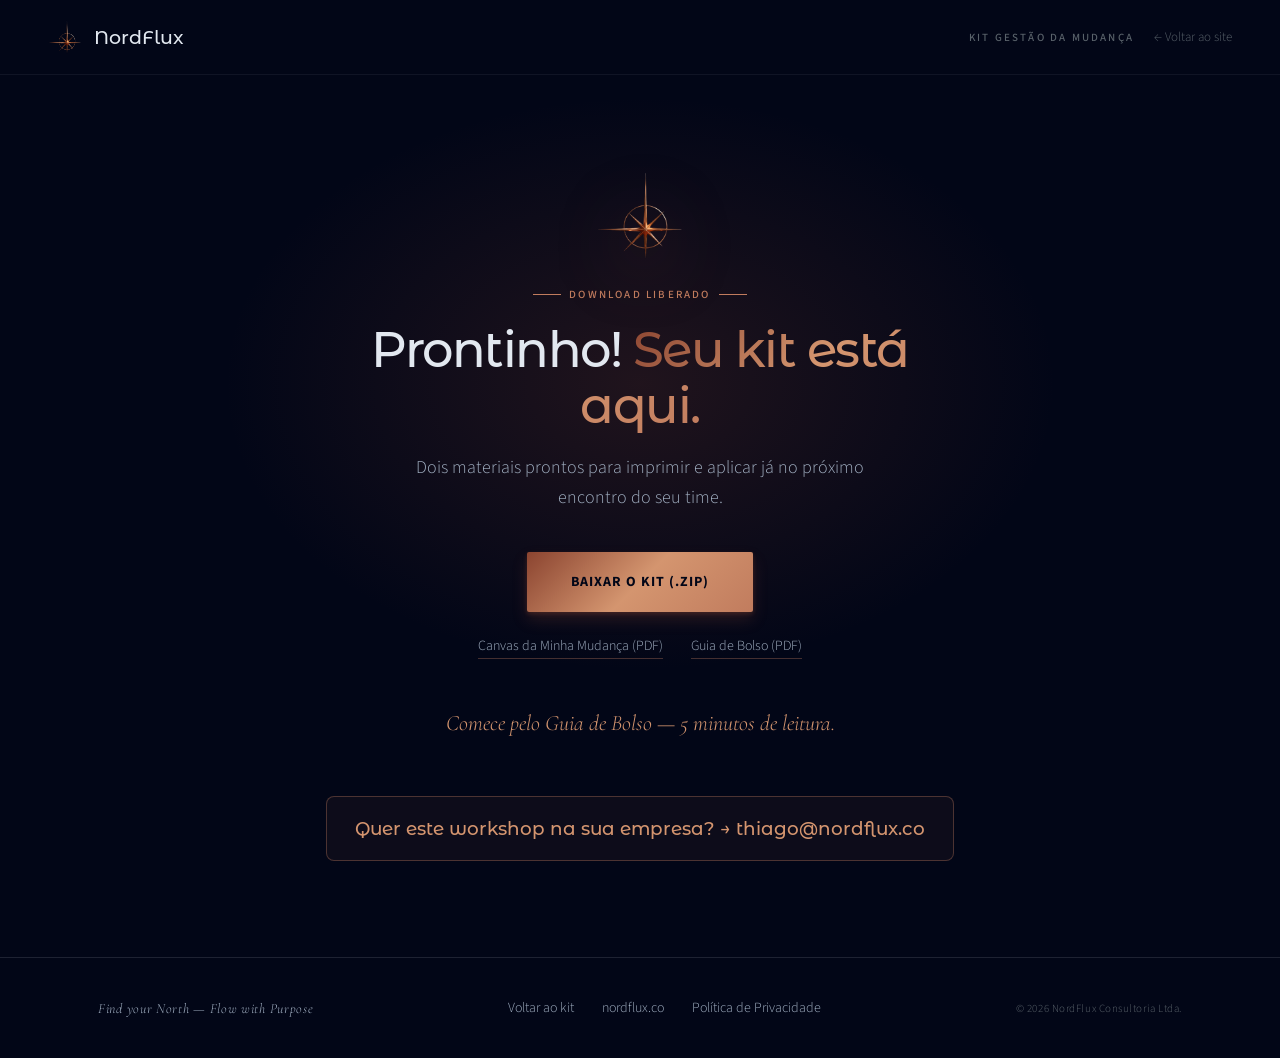
<file: gm-obrigado.html>
<!DOCTYPE html>
<html lang="pt-BR">
<head>
  <meta charset="UTF-8">
  <meta name="viewport" content="width=device-width, initial-scale=1.0">
  <title>Download liberado — Kit Gestão da Mudança · NordFlux</title>
  <link rel="icon" type="image/png" href="/assets/logo-3d-symbol.png">
  <style>
    @font-face{font-family:'Montserrat Alternates';src:url('/fonts/MontserratAlternates-Regular.ttf') format('truetype');font-weight:400;font-display:swap}
    @font-face{font-family:'Montserrat Alternates';src:url('/fonts/MontserratAlternates-Medium.ttf') format('truetype');font-weight:500;font-display:swap}
    @font-face{font-family:'Montserrat Alternates';src:url('/fonts/MontserratAlternates-SemiBold.ttf') format('truetype');font-weight:600;font-display:swap}
    @font-face{font-family:'Source Sans 3';src:url('/fonts/SourceSans3-VariableFont_wght.ttf') format('truetype');font-weight:200 900;font-style:normal;font-display:swap}
    @font-face{font-family:'Cormorant Garamond';src:url('/fonts/CormorantGaramond-Italic-VariableFont_wght.ttf') format('truetype');font-weight:300 700;font-style:italic;font-display:swap}
    body{margin:0;background:#020617;color:#E2E8F0;font-family:'Source Sans 3',sans-serif;font-weight:300;-webkit-font-smoothing:antialiased}
    *,*::before,*::after{box-sizing:border-box}
    a{color:#D4956F;text-decoration:none;transition:color 150ms ease}
    a:hover{color:#C17C5E}
    .btn-kit:hover{transform:translateY(-2px)!important;box-shadow:0 0 24px rgba(193,124,94,0.4)!important;color:#020617!important}
    .cta-contact:hover{background:rgba(193,124,94,0.14)!important;border-color:#C17C5E!important;color:#E2E8F0!important}
  </style>
</head>
<body>
<div style="width:100%;min-height:100vh;background:#020617;color:#E2E8F0;font-family:'Source Sans 3',sans-serif;display:flex;flex-direction:column">

  <header style="display:flex;align-items:center;justify-content:space-between;gap:24px;padding:20px 48px;border-bottom:1px solid rgba(226,232,240,0.06)">
    <a href="https://nordflux.co" style="display:flex;align-items:center;gap:12px;color:#E2E8F0">
      <img src="/assets/logo-3d-symbol.png" alt="" style="width:34px;height:34px;object-fit:contain">
      <span style="font-family:'Montserrat Alternates',sans-serif;font-weight:500;font-size:19px;color:#E2E8F0">NordFlux</span>
    </a>
    <div style="display:flex;align-items:center;gap:20px">
      <span style="font-size:11px;font-weight:500;letter-spacing:0.2em;text-transform:uppercase;color:#59626A">Kit Gestão da Mudança</span>
      <a href="https://nordflux.co" style="font-size:13px;color:#59626A;transition:color 150ms ease" onmouseover="this.style.color='#A0AEC0'" onmouseout="this.style.color='#59626A'">← Voltar ao site</a>
    </div>
  </header>

  <main style="position:relative;flex:1;display:flex;align-items:center;justify-content:center;padding:96px 0">
    <div style="position:absolute;inset:0;pointer-events:none;background:radial-gradient(ellipse 50% 50% at 50% 35%,rgba(139,68,48,.22) 0%,transparent 65%)"></div>
    <div style="position:relative;z-index:2;max-width:760px;margin:0 auto;padding:0 48px;text-align:center;display:flex;flex-direction:column;align-items:center;gap:0">
      <img src="/assets/logo-3d-symbol.png" alt="" style="width:88px;height:88px;object-fit:contain;margin-bottom:28px;filter:drop-shadow(0 16px 32px rgba(139,68,48,0.5))">
      <p style="display:inline-flex;align-items:center;gap:8px;font-size:11px;font-weight:500;letter-spacing:0.2em;text-transform:uppercase;color:#C17C5E;margin:0 0 20px">
        <span style="width:28px;height:1px;background:#C17C5E;display:inline-block"></span>Download liberado<span style="width:28px;height:1px;background:#C17C5E;display:inline-block"></span>
      </p>
      <h1 style="font-family:'Montserrat Alternates',sans-serif;font-weight:500;font-size:clamp(2rem,4vw,3.1rem);line-height:1.12;letter-spacing:-0.03em;margin:0 0 20px;color:#E2E8F0">Prontinho! <span style="background:linear-gradient(135deg,#8B4430 0%,#D4956F 50%,#C17C5E 100%);-webkit-background-clip:text;background-clip:text;-webkit-text-fill-color:transparent">Seu kit está aqui.</span></h1>
      <p style="margin:0 0 40px;font-size:18px;line-height:1.65;color:#A0AEC0;max-width:520px">Dois materiais prontos para imprimir e aplicar já no próximo encontro do seu time.</p>

      <a href="/downloads/gm/kit-de-ferramentas.zip" download class="btn-kit" style="display:inline-flex;align-items:center;justify-content:center;gap:12px;font-size:14px;font-weight:700;letter-spacing:0.07em;text-transform:uppercase;padding:20px 44px;border-radius:2px;background:linear-gradient(135deg,#8B4430 0%,#D4956F 50%,#C17C5E 100%);color:#020617;box-shadow:0 8px 16px rgba(160,82,58,0.2),0 2px 4px rgba(139,68,48,0.3);transition:transform 200ms ease,box-shadow 200ms ease">Baixar o kit (.zip)</a>

      <div style="display:flex;gap:28px;flex-wrap:wrap;justify-content:center;margin-top:24px">
        <a href="/downloads/gm/canvas-minha-mudanca.pdf" download style="font-size:14px;color:#A0AEC0;border-bottom:1px solid rgba(193,124,94,0.35);padding-bottom:2px">Canvas da Minha Mudança (PDF)</a>
        <a href="/downloads/gm/guia-de-bolso.pdf" download style="font-size:14px;color:#A0AEC0;border-bottom:1px solid rgba(193,124,94,0.35);padding-bottom:2px">Guia de Bolso (PDF)</a>
      </div>

      <p style="font-family:'Cormorant Garamond',serif;font-style:italic;font-size:22px;line-height:1.5;color:#D4956F;margin:48px 0 0;max-width:520px">Comece pelo Guia de Bolso — 5 minutos de leitura.</p>

      <a href="mailto:thiago@nordflux.co" class="cta-contact" style="margin-top:56px;display:inline-flex;align-items:center;gap:12px;font-family:'Montserrat Alternates',sans-serif;font-size:clamp(0.95rem,1.5vw,1.15rem);font-weight:500;color:#D4956F;border:1px solid rgba(193,124,94,0.35);border-radius:8px;padding:20px 28px;background:rgba(193,124,94,0.06);transition:background 200ms ease,border-color 200ms ease,color 200ms ease">Quer este workshop na sua empresa? → thiago@nordflux.co</a>
    </div>
  </main>

  <footer style="border-top:1px solid rgba(226,232,240,0.12);padding:40px 0">
    <div style="max-width:1180px;margin:0 auto;padding:0 48px;display:flex;align-items:center;justify-content:space-between;gap:24px;flex-wrap:wrap">
      <span style="font-family:'Cormorant Garamond',serif;font-style:italic;font-size:14px;letter-spacing:0.05em;color:#A0AEC0">Find your North — Flow with Purpose</span>
      <div style="display:flex;gap:28px;align-items:center;flex-wrap:wrap">
        <a href="/gm" style="color:#A0AEC0;font-size:14px">Voltar ao kit</a>
        <a href="https://nordflux.co" style="color:#A0AEC0;font-size:14px">nordflux.co</a>
        <a href="https://nordflux.co/privacidade" style="color:#A0AEC0;font-size:14px">Política de Privacidade</a>
      </div>
      <span style="font-size:11px;letter-spacing:0.05em;color:#59626A">© 2026 NordFlux Consultoria Ltda.</span>
    </div>
  </footer>
</div>
</body>
</html>
</file>
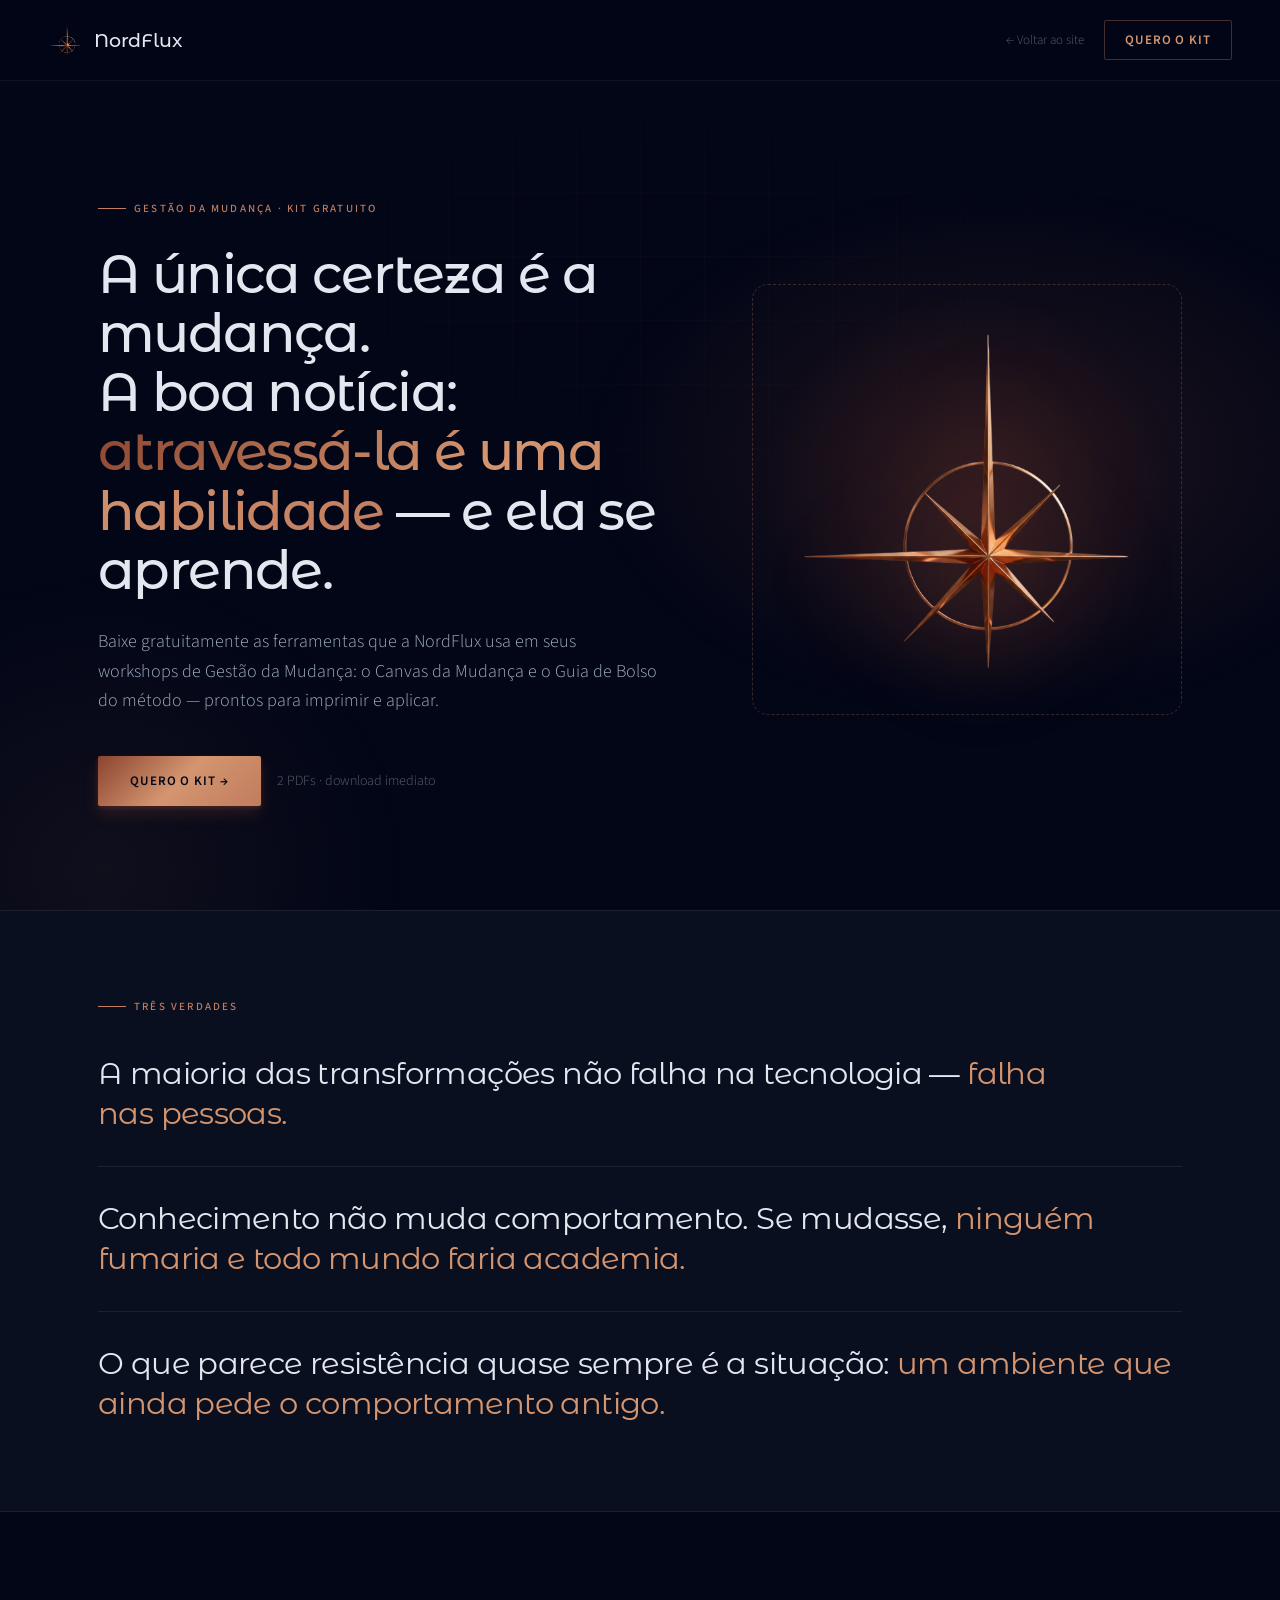
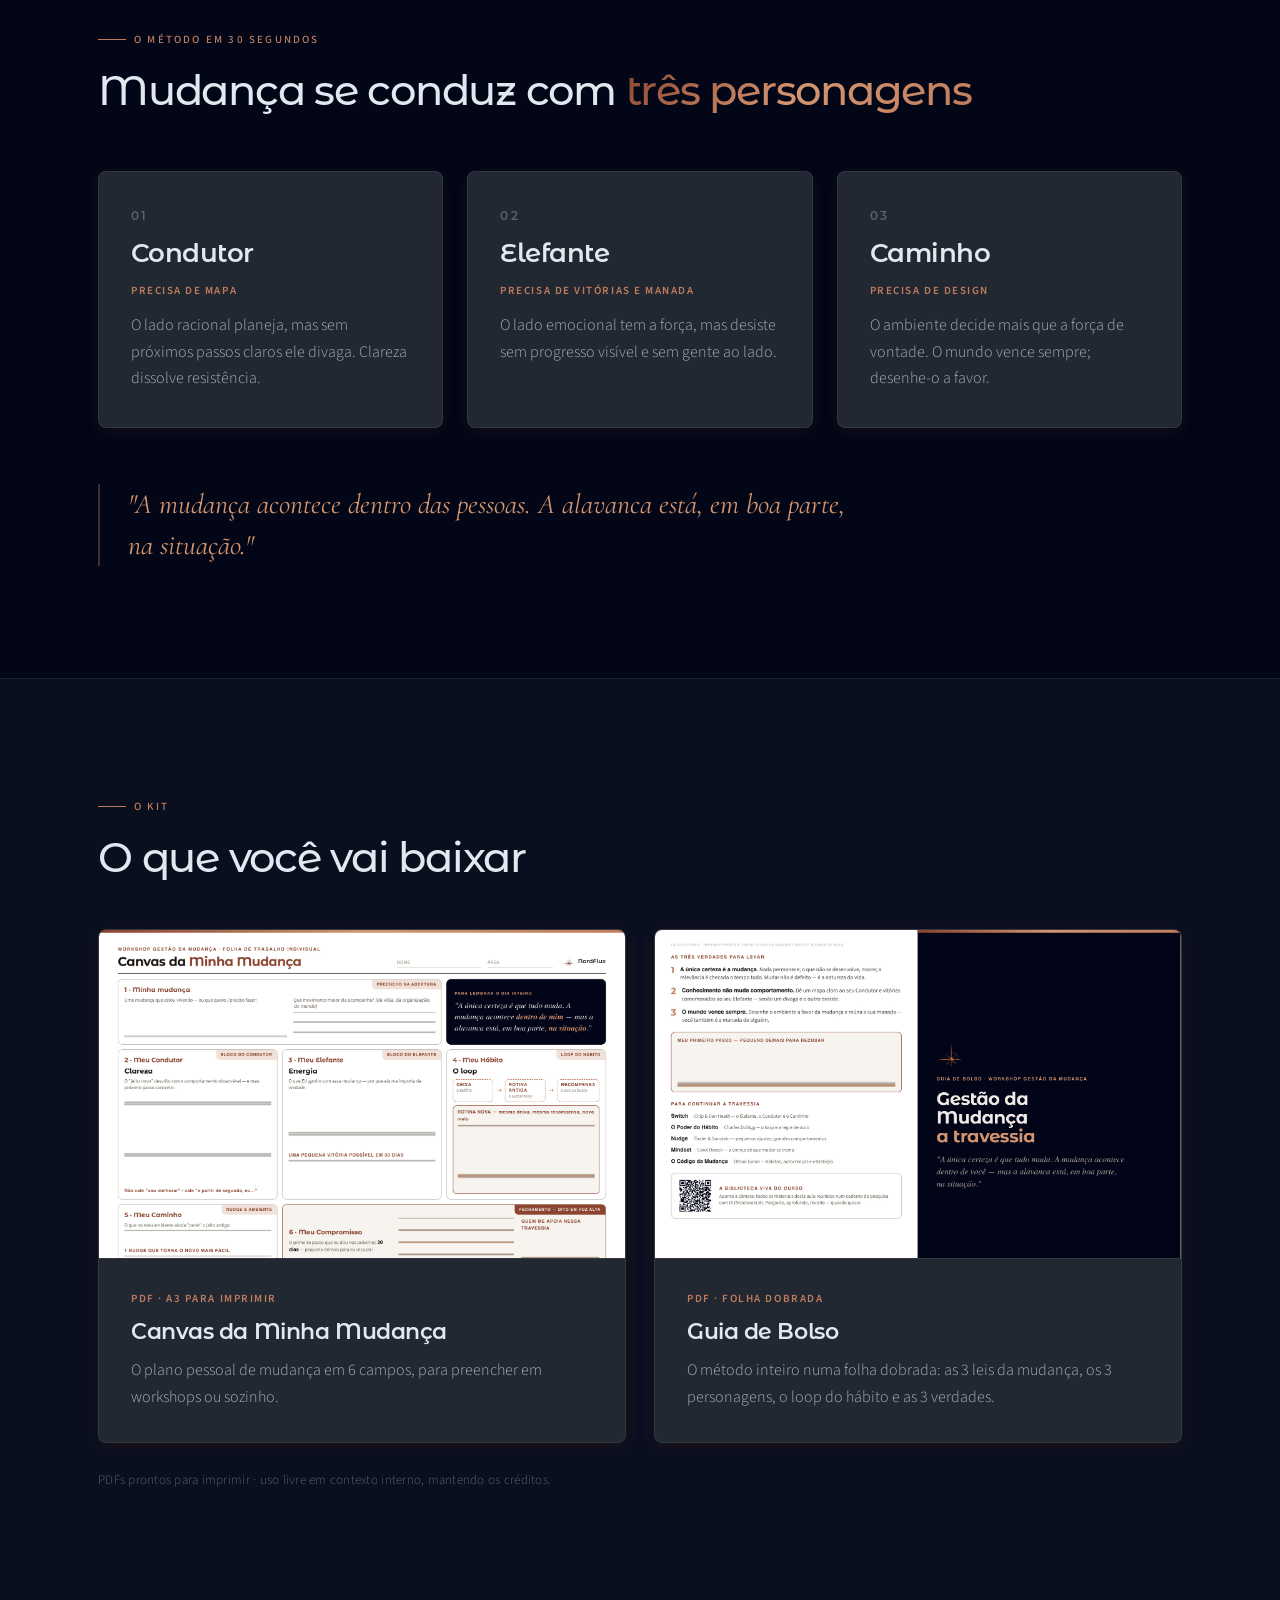
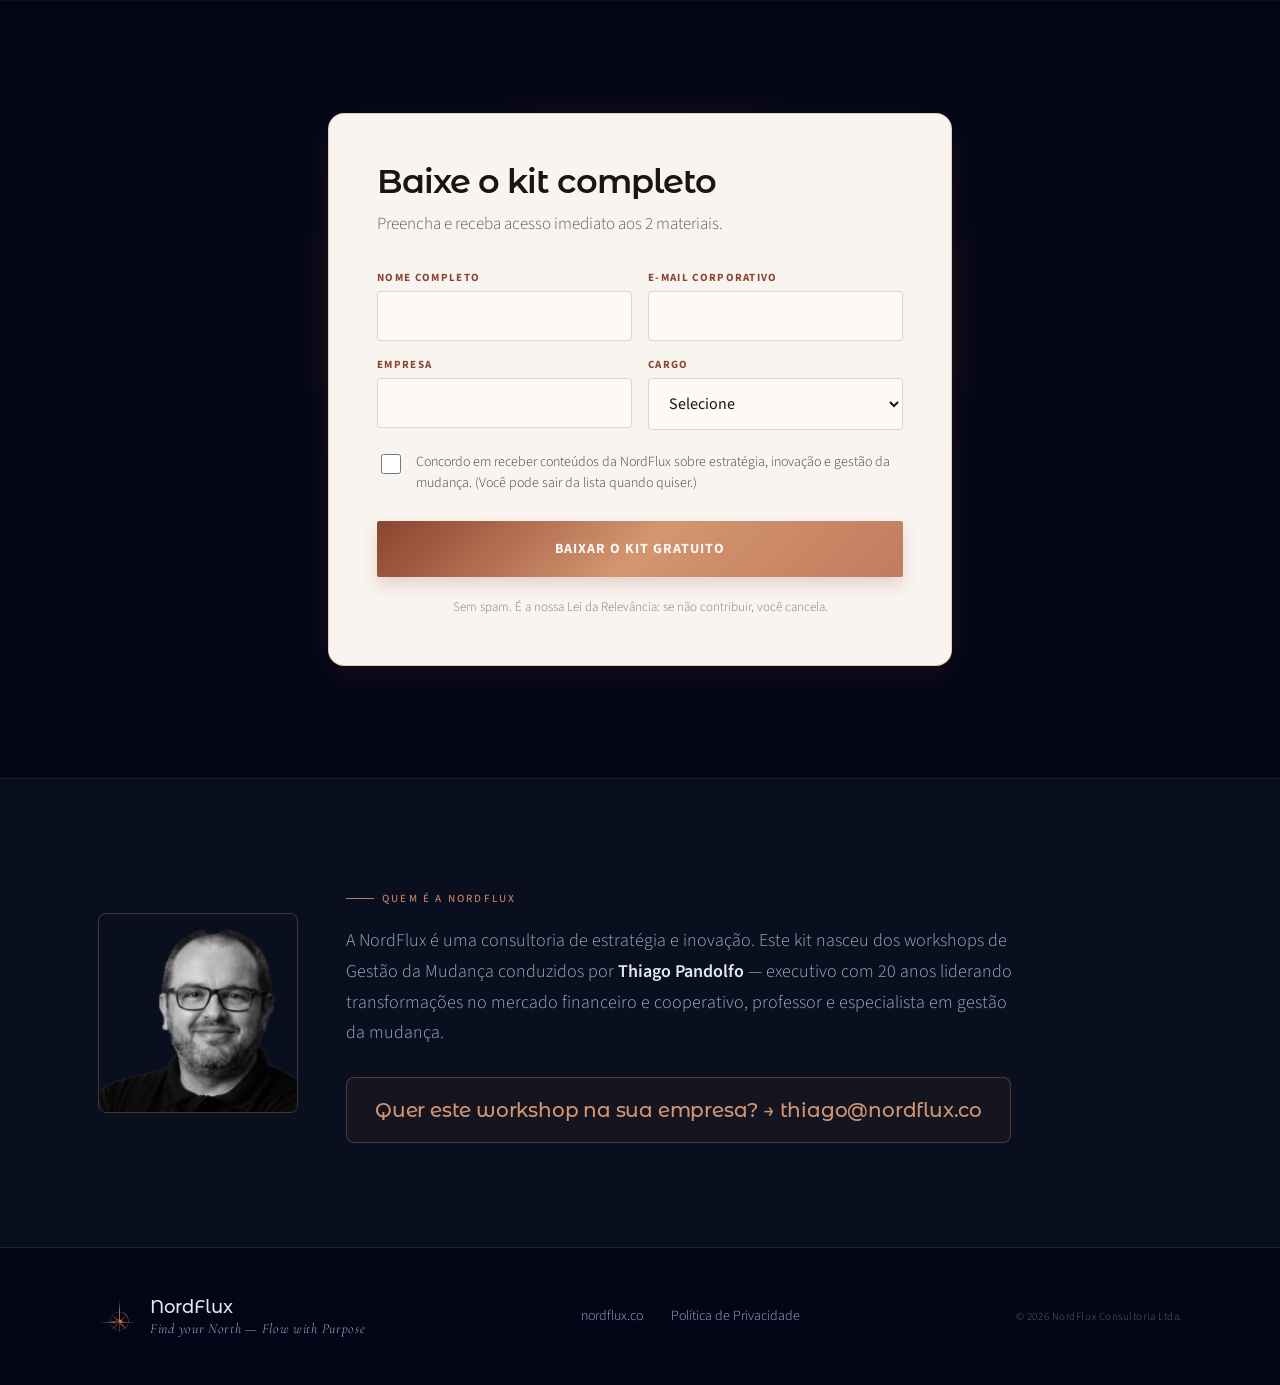
<file: gm.html>
<!DOCTYPE html>
<html lang="pt-BR">
<head>
  <meta charset="UTF-8">
  <meta name="viewport" content="width=device-width, initial-scale=1.0">
  <title>Kit Gestão da Mudança — NordFlux</title>
  <meta name="description" content="Baixe gratuitamente o Canvas da Mudança e o Guia de Bolso — ferramentas que a NordFlux usa em seus workshops de Gestão da Mudança.">
  <link rel="icon" type="image/png" href="assets/logo-3d-symbol.png">
  <style>
    @font-face{font-family:'Montserrat Alternates';src:url('fonts/MontserratAlternates-Regular.ttf') format('truetype');font-weight:400;font-display:swap}
    @font-face{font-family:'Montserrat Alternates';src:url('fonts/MontserratAlternates-Medium.ttf') format('truetype');font-weight:500;font-display:swap}
    @font-face{font-family:'Montserrat Alternates';src:url('fonts/MontserratAlternates-SemiBold.ttf') format('truetype');font-weight:600;font-display:swap}
    @font-face{font-family:'Montserrat Alternates';src:url('fonts/MontserratAlternates-Bold.ttf') format('truetype');font-weight:700;font-display:swap}
    @font-face{font-family:'Source Sans 3';src:url('fonts/SourceSans3-VariableFont_wght.ttf') format('truetype');font-weight:200 900;font-style:normal;font-display:swap}
    @font-face{font-family:'Source Sans 3';src:url('fonts/SourceSans3-Italic-VariableFont_wght.ttf') format('truetype');font-weight:200 900;font-style:italic;font-display:swap}
    @font-face{font-family:'Cormorant Garamond';src:url('fonts/CormorantGaramond-VariableFont_wght.ttf') format('truetype');font-weight:300 700;font-style:normal;font-display:swap}
    @font-face{font-family:'Cormorant Garamond';src:url('fonts/CormorantGaramond-Italic-VariableFont_wght.ttf') format('truetype');font-weight:300 700;font-style:italic;font-display:swap}
    html{scroll-behavior:smooth}
    body{margin:0;background:#020617;color:#E2E8F0;font-family:'Source Sans 3',sans-serif;font-weight:300;-webkit-font-smoothing:antialiased;overflow-x:hidden}
    *,*::before,*::after{box-sizing:border-box}
    a{color:#D4956F;text-decoration:none;transition:color 150ms ease}
    a:hover{color:#C17C5E}
    .cta-nav:hover{background:rgba(193,124,94,0.12)!important;color:#E2E8F0!important;border-color:#C17C5E!important}
    .cta-hero:hover{transform:translateY(-2px)!important;box-shadow:0 0 24px rgba(193,124,94,0.35)!important}
    #gm-submit:hover{transform:translateY(-2px)!important;box-shadow:0 0 24px rgba(193,124,94,0.45)!important}
    .cta-contact:hover{background:rgba(193,124,94,0.14)!important;border-color:#C17C5E!important;color:#E2E8F0!important}
    .form-input:focus{border-color:#C17C5E!important;background:#FFFFFF!important;outline:none}
  </style>
</head>
<body>
<div style="width:100%;background:#020617;color:#E2E8F0;font-family:'Source Sans 3',sans-serif;position:relative;overflow:hidden">

  <div style="position:fixed;inset:0;pointer-events:none;z-index:0;background-image:linear-gradient(rgba(193,124,94,.035) 1px,transparent 1px),linear-gradient(90deg,rgba(193,124,94,.035) 1px,transparent 1px);background-size:64px 64px;-webkit-mask-image:radial-gradient(ellipse 80% 60% at 50% 30%,#000 0%,transparent 75%);mask-image:radial-gradient(ellipse 80% 60% at 50% 30%,#000 0%,transparent 75%)"></div>

  <header style="position:relative;z-index:3;display:flex;align-items:center;justify-content:space-between;gap:24px;padding:20px 48px;border-bottom:1px solid rgba(226,232,240,0.06);background:rgba(2,6,23,0.85);backdrop-filter:blur(14px)">
    <a href="https://nordflux.co" style="display:flex;align-items:center;gap:12px;color:#E2E8F0">
      <img src="assets/logo-3d-symbol.png" alt="" style="width:34px;height:34px;object-fit:contain">
      <span style="font-family:'Montserrat Alternates',sans-serif;font-weight:500;font-size:19px;letter-spacing:-0.01em;color:#E2E8F0">NordFlux</span>
    </a>
    <div style="display:flex;align-items:center;gap:20px">
      <a href="https://nordflux.co" style="font-size:13px;color:#59626A;transition:color 150ms ease" onmouseover="this.style.color='#A0AEC0'" onmouseout="this.style.color='#59626A'">← Voltar ao site</a>
      <a href="#formulario" class="cta-nav" style="font-family:'Source Sans 3',sans-serif;font-size:13px;font-weight:600;letter-spacing:0.07em;text-transform:uppercase;color:#D4956F;border:1px solid rgba(193,124,94,0.35);border-radius:2px;padding:10px 20px;transition:background 150ms ease,color 150ms ease,border-color 150ms ease">Quero o kit</a>
    </div>
  </header>

  <!-- 01 Hero -->
  <section style="position:relative;z-index:1;padding:112px 0 104px;overflow:hidden">
    <div style="position:absolute;inset:0;pointer-events:none;background:radial-gradient(ellipse 50% 50% at 78% 45%,rgba(139,68,48,.22) 0%,transparent 65%),radial-gradient(ellipse 40% 60% at 8% 95%,rgba(193,124,94,.08) 0%,transparent 60%)"></div>
    <div style="position:relative;z-index:2;max-width:1180px;margin:0 auto;padding:0 48px;display:grid;grid-template-columns:minmax(0,1fr) minmax(0,0.72fr);gap:56px;align-items:center">
      <div>
        <p style="display:inline-flex;align-items:center;gap:8px;font-size:11px;font-weight:500;letter-spacing:0.2em;text-transform:uppercase;color:#C17C5E;margin:0 0 28px">
          <span style="width:28px;height:1px;background:#C17C5E;display:inline-block"></span>Gestão da Mudança · Kit Gratuito
        </p>
        <h1 style="font-family:'Montserrat Alternates',sans-serif;font-weight:500;font-size:clamp(2.2rem,4.2vw,3.5rem);line-height:1.1;letter-spacing:-0.03em;margin:0 0 28px;text-wrap:pretty;color:#E2E8F0">A única certeza é a mudança.<br>A boa notícia: <span style="background:linear-gradient(135deg,#8B4430 0%,#D4956F 50%,#C17C5E 100%);-webkit-background-clip:text;background-clip:text;-webkit-text-fill-color:transparent">atravessá-la é uma habilidade</span> — e ela se aprende.</h1>
        <p style="font-size:18px;line-height:1.65;color:#A0AEC0;max-width:560px;margin:0 0 40px;text-wrap:pretty">Baixe gratuitamente as ferramentas que a NordFlux usa em seus workshops de Gestão da Mudança: o Canvas da Mudança e o Guia de Bolso do método — prontos para imprimir e aplicar.</p>
        <div style="display:flex;gap:16px;flex-wrap:wrap;align-items:center">
          <a href="#formulario" class="cta-hero" style="display:inline-flex;align-items:center;gap:10px;font-size:13px;font-weight:600;letter-spacing:0.07em;text-transform:uppercase;padding:16px 32px;border-radius:2px;background:linear-gradient(135deg,#8B4430 0%,#D4956F 50%,#C17C5E 100%);color:#020617;box-shadow:0 8px 16px rgba(160,82,58,0.2),0 2px 4px rgba(139,68,48,0.3);transition:transform 200ms ease,box-shadow 200ms ease">Quero o kit →</a>
          <span style="font-size:14px;color:#59626A">2 PDFs · download imediato</span>
        </div>
      </div>
      <div style="position:relative;display:flex;align-items:center;justify-content:center;aspect-ratio:1;min-height:280px;border:1px dashed rgba(193,124,94,0.28);border-radius:16px;background:radial-gradient(ellipse at 50% 50%,rgba(139,68,48,.18) 0%,transparent 70%)">
        <img src="assets/logo-3d-symbol.png" alt="Símbolo NordFlux" style="width:78%;max-width:380px;filter:drop-shadow(0 24px 48px rgba(139,68,48,0.45))">
      </div>
    </div>
  </section>

  <!-- 02 Três verdades -->
  <section style="position:relative;z-index:1;border-top:1px solid rgba(226,232,240,0.08);border-bottom:1px solid rgba(226,232,240,0.08);background:#0A0F1F;padding:88px 0">
    <div style="max-width:1180px;margin:0 auto;padding:0 48px;display:flex;flex-direction:column;gap:0">
      <p style="display:inline-flex;align-items:center;gap:8px;font-size:11px;font-weight:500;letter-spacing:0.2em;text-transform:uppercase;color:#C17C5E;margin:0 0 40px">
        <span style="width:28px;height:1px;background:#C17C5E;display:inline-block"></span>Três verdades
      </p>
      <p style="font-family:'Montserrat Alternates',sans-serif;font-weight:400;font-size:clamp(1.35rem,2.4vw,2rem);line-height:1.3;letter-spacing:-0.02em;color:#E2E8F0;margin:0;padding:0 0 32px;text-wrap:pretty">A maioria das transformações não falha na tecnologia — <span style="color:#D4956F">falha nas pessoas.</span></p>
      <p style="font-family:'Montserrat Alternates',sans-serif;font-weight:400;font-size:clamp(1.35rem,2.4vw,2rem);line-height:1.3;letter-spacing:-0.02em;color:#E2E8F0;margin:0;padding:32px 0;border-top:1px solid rgba(226,232,240,0.08);text-wrap:pretty">Conhecimento não muda comportamento. Se mudasse, <span style="color:#D4956F">ninguém fumaria e todo mundo faria academia.</span></p>
      <p style="font-family:'Montserrat Alternates',sans-serif;font-weight:400;font-size:clamp(1.35rem,2.4vw,2rem);line-height:1.3;letter-spacing:-0.02em;color:#E2E8F0;margin:0;padding:32px 0 0;border-top:1px solid rgba(226,232,240,0.08);text-wrap:pretty">O que parece resistência quase sempre é a situação: <span style="color:#D4956F">um ambiente que ainda pede o comportamento antigo.</span></p>
    </div>
  </section>

  <!-- 03 Método -->
  <section style="position:relative;z-index:1;padding:112px 0">
    <div style="max-width:1180px;margin:0 auto;padding:0 48px">
      <p style="display:inline-flex;align-items:center;gap:8px;font-size:11px;font-weight:500;letter-spacing:0.2em;text-transform:uppercase;color:#C17C5E;margin:0 0 20px">
        <span style="width:28px;height:1px;background:#C17C5E;display:inline-block"></span>O método em 30 segundos
      </p>
      <h2 style="font-family:'Montserrat Alternates',sans-serif;font-weight:500;font-size:clamp(1.8rem,3.4vw,2.6rem);line-height:1.15;letter-spacing:-0.03em;margin:0 0 56px;color:#E2E8F0">Mudança se conduz com <span style="background:linear-gradient(135deg,#8B4430 0%,#D4956F 50%,#C17C5E 100%);-webkit-background-clip:text;background-clip:text;-webkit-text-fill-color:transparent">três personagens</span></h2>
      <div style="display:grid;grid-template-columns:repeat(auto-fit,minmax(280px,1fr));gap:24px">
        <article style="background:#222831;border:1px solid rgba(226,232,240,0.08);border-radius:8px;padding:36px 32px;box-shadow:0 4px 16px rgba(139,68,48,0.15),0 2px 4px rgba(0,0,0,0.3);display:flex;flex-direction:column;gap:14px">
          <span style="font-family:'Montserrat Alternates',sans-serif;font-size:12px;font-weight:600;letter-spacing:0.2em;color:#59626A">01</span>
          <h3 style="font-family:'Montserrat Alternates',sans-serif;font-weight:600;font-size:26px;letter-spacing:-0.02em;margin:0;color:#E2E8F0">Condutor</h3>
          <p style="margin:0;font-size:11px;font-weight:600;letter-spacing:0.14em;text-transform:uppercase;color:#C17C5E">Precisa de mapa</p>
          <p style="margin:0;font-size:16px;line-height:1.65;color:#A0AEC0;text-wrap:pretty">O lado racional planeja, mas sem próximos passos claros ele divaga. Clareza dissolve resistência.</p>
        </article>
        <article style="background:#222831;border:1px solid rgba(226,232,240,0.08);border-radius:8px;padding:36px 32px;box-shadow:0 4px 16px rgba(139,68,48,0.15),0 2px 4px rgba(0,0,0,0.3);display:flex;flex-direction:column;gap:14px">
          <span style="font-family:'Montserrat Alternates',sans-serif;font-size:12px;font-weight:600;letter-spacing:0.2em;color:#59626A">02</span>
          <h3 style="font-family:'Montserrat Alternates',sans-serif;font-weight:600;font-size:26px;letter-spacing:-0.02em;margin:0;color:#E2E8F0">Elefante</h3>
          <p style="margin:0;font-size:11px;font-weight:600;letter-spacing:0.14em;text-transform:uppercase;color:#C17C5E">Precisa de vitórias e manada</p>
          <p style="margin:0;font-size:16px;line-height:1.65;color:#A0AEC0;text-wrap:pretty">O lado emocional tem a força, mas desiste sem progresso visível e sem gente ao lado.</p>
        </article>
        <article style="background:#222831;border:1px solid rgba(226,232,240,0.08);border-radius:8px;padding:36px 32px;box-shadow:0 4px 16px rgba(139,68,48,0.15),0 2px 4px rgba(0,0,0,0.3);display:flex;flex-direction:column;gap:14px">
          <span style="font-family:'Montserrat Alternates',sans-serif;font-size:12px;font-weight:600;letter-spacing:0.2em;color:#59626A">03</span>
          <h3 style="font-family:'Montserrat Alternates',sans-serif;font-weight:600;font-size:26px;letter-spacing:-0.02em;margin:0;color:#E2E8F0">Caminho</h3>
          <p style="margin:0;font-size:11px;font-weight:600;letter-spacing:0.14em;text-transform:uppercase;color:#C17C5E">Precisa de design</p>
          <p style="margin:0;font-size:16px;line-height:1.65;color:#A0AEC0;text-wrap:pretty">O ambiente decide mais que a força de vontade. O mundo vence sempre; desenhe-o a favor.</p>
        </article>
      </div>
      <p style="font-family:'Cormorant Garamond',serif;font-style:italic;font-weight:400;font-size:clamp(1.3rem,2.2vw,1.75rem);line-height:1.45;color:#D4956F;margin:56px 0 0;max-width:820px;border-left:2px solid rgba(193,124,94,0.35);padding-left:28px;text-wrap:pretty">"A mudança acontece dentro das pessoas. A alavanca está, em boa parte, na situação."</p>
    </div>
  </section>

  <!-- 04 O kit -->
  <section style="position:relative;z-index:1;background:#0A0F1F;border-top:1px solid rgba(226,232,240,0.08);padding:112px 0">
    <div style="max-width:1180px;margin:0 auto;padding:0 48px">
      <p style="display:inline-flex;align-items:center;gap:8px;font-size:11px;font-weight:500;letter-spacing:0.2em;text-transform:uppercase;color:#C17C5E;margin:0 0 20px">
        <span style="width:28px;height:1px;background:#C17C5E;display:inline-block"></span>O kit
      </p>
      <h2 style="font-family:'Montserrat Alternates',sans-serif;font-weight:500;font-size:clamp(1.8rem,3.4vw,2.6rem);line-height:1.15;letter-spacing:-0.03em;margin:0 0 48px;color:#E2E8F0">O que você vai baixar</h2>
      <div style="display:grid;grid-template-columns:repeat(auto-fit,minmax(320px,1fr));gap:28px">
        <article style="background:#222831;border:1px solid rgba(226,232,240,0.08);border-radius:8px;overflow:hidden;box-shadow:0 4px 16px rgba(139,68,48,0.15),0 2px 4px rgba(0,0,0,0.3);display:flex;flex-direction:column">
          <div style="aspect-ratio:16/10;overflow:hidden;border-bottom:1px solid rgba(226,232,240,0.08)">
            <img src="assets/thumb-canvas.jpg" alt="Canvas da Minha Mudança" style="width:100%;height:100%;object-fit:cover;object-position:top">
          </div>
          <div style="padding:32px;display:flex;flex-direction:column;gap:12px">
            <span style="font-size:11px;font-weight:600;letter-spacing:0.14em;text-transform:uppercase;color:#C17C5E">PDF · A3 para imprimir</span>
            <h3 style="font-family:'Montserrat Alternates',sans-serif;font-weight:600;font-size:22px;letter-spacing:-0.02em;margin:0;color:#E2E8F0">Canvas da Minha Mudança</h3>
            <p style="margin:0;font-size:16px;line-height:1.65;color:#A0AEC0;text-wrap:pretty">O plano pessoal de mudança em 6 campos, para preencher em workshops ou sozinho.</p>
          </div>
        </article>
        <article style="background:#222831;border:1px solid rgba(226,232,240,0.08);border-radius:8px;overflow:hidden;box-shadow:0 4px 16px rgba(139,68,48,0.15),0 2px 4px rgba(0,0,0,0.3);display:flex;flex-direction:column">
          <div style="aspect-ratio:16/10;overflow:hidden;border-bottom:1px solid rgba(226,232,240,0.08)">
            <img src="assets/thumb-guia.jpg" alt="Guia de Bolso" style="width:100%;height:100%;object-fit:cover;object-position:top">
          </div>
          <div style="padding:32px;display:flex;flex-direction:column;gap:12px">
            <span style="font-size:11px;font-weight:600;letter-spacing:0.14em;text-transform:uppercase;color:#C17C5E">PDF · folha dobrada</span>
            <h3 style="font-family:'Montserrat Alternates',sans-serif;font-weight:600;font-size:22px;letter-spacing:-0.02em;margin:0;color:#E2E8F0">Guia de Bolso</h3>
            <p style="margin:0;font-size:16px;line-height:1.65;color:#A0AEC0;text-wrap:pretty">O método inteiro numa folha dobrada: as 3 leis da mudança, os 3 personagens, o loop do hábito e as 3 verdades.</p>
          </div>
        </article>
      </div>
      <p style="margin:28px 0 0;font-size:13px;color:#59626A;letter-spacing:0.02em">PDFs prontos para imprimir · uso livre em contexto interno, mantendo os créditos.</p>
    </div>
  </section>

  <!-- 05 Formulário -->
  <section id="formulario" style="position:relative;z-index:1;padding:112px 0;background:#020617">
    <div style="position:absolute;inset:0;pointer-events:none;background:radial-gradient(ellipse 46% 50% at 50% 40%,rgba(139,68,48,.20) 0%,transparent 65%)"></div>
    <div style="position:relative;z-index:2;max-width:720px;margin:0 auto;padding:0 48px">
      <div style="background:#F8F4F0;border:1px solid rgba(193,124,94,0.35);border-radius:16px;padding:48px;box-shadow:0 8px 32px rgba(139,68,48,0.2),0 4px 8px rgba(0,0,0,0.35)">
        <h2 style="font-family:'Montserrat Alternates',sans-serif;font-weight:600;font-size:clamp(1.6rem,2.8vw,2.1rem);line-height:1.15;letter-spacing:-0.03em;margin:0 0 10px;color:#1C1410">Baixe o kit completo</h2>
        <p style="margin:0 0 32px;font-size:17px;line-height:1.6;color:#6B5C52">Preencha e receba acesso imediato aos 2 materiais.</p>
        <form id="gm-form" name="kit-gm" data-netlify="true" method="POST" style="display:flex;flex-direction:column;gap:18px">
          <input type="hidden" name="form-name" value="kit-gm">
          <div style="display:grid;grid-template-columns:1fr 1fr;gap:16px">
            <div style="display:flex;flex-direction:column;gap:6px">
              <label for="gm-nome" style="font-size:11px;font-weight:700;letter-spacing:0.12em;text-transform:uppercase;color:#8B4430">Nome completo</label>
              <input id="gm-nome" name="nome" type="text" required autocomplete="name" class="form-input" style="background:#FDF9F7;border:1px solid rgba(28,20,16,0.14);border-radius:4px;color:#1C1410;font-family:'Source Sans 3',sans-serif;font-size:16px;font-weight:400;padding:13px 16px;outline:none;width:100%;transition:border-color 150ms ease,background 150ms ease">
            </div>
            <div style="display:flex;flex-direction:column;gap:6px">
              <label for="gm-email" style="font-size:11px;font-weight:700;letter-spacing:0.12em;text-transform:uppercase;color:#8B4430">E-mail corporativo</label>
              <input id="gm-email" name="email" type="email" required autocomplete="email" class="form-input" style="background:#FDF9F7;border:1px solid rgba(28,20,16,0.14);border-radius:4px;color:#1C1410;font-family:'Source Sans 3',sans-serif;font-size:16px;font-weight:400;padding:13px 16px;outline:none;width:100%;transition:border-color 150ms ease,background 150ms ease">
            </div>
            <div style="display:flex;flex-direction:column;gap:6px">
              <label for="gm-empresa" style="font-size:11px;font-weight:700;letter-spacing:0.12em;text-transform:uppercase;color:#8B4430">Empresa</label>
              <input id="gm-empresa" name="empresa" type="text" required autocomplete="organization" class="form-input" style="background:#FDF9F7;border:1px solid rgba(28,20,16,0.14);border-radius:4px;color:#1C1410;font-family:'Source Sans 3',sans-serif;font-size:16px;font-weight:400;padding:13px 16px;outline:none;width:100%;transition:border-color 150ms ease,background 150ms ease">
            </div>
            <div style="display:flex;flex-direction:column;gap:6px">
              <label for="gm-cargo" style="font-size:11px;font-weight:700;letter-spacing:0.12em;text-transform:uppercase;color:#8B4430">Cargo</label>
              <select id="gm-cargo" name="cargo" required class="form-input" style="background:#FDF9F7;border:1px solid rgba(28,20,16,0.14);border-radius:4px;color:#1C1410;font-family:'Source Sans 3',sans-serif;font-size:16px;font-weight:400;padding:13px 16px;outline:none;width:100%;transition:border-color 150ms ease,background 150ms ease;appearance:auto">
                <option value="" disabled selected>Selecione</option>
                <option>CEO / Dono</option>
                <option>Diretor</option>
                <option>Gerente</option>
                <option>Coordenador / Líder</option>
                <option>Analista / Especialista</option>
                <option>Consultor</option>
                <option>Professor / Educador</option>
                <option>Empreendedor</option>
                <option>Outro</option>
              </select>
            </div>
          </div>
          <label for="gm-optin" style="display:flex;gap:12px;align-items:flex-start;font-size:14px;line-height:1.55;color:#4A3F38;cursor:pointer;margin-top:4px">
            <input id="gm-optin" name="optin" type="checkbox" required style="width:20px;height:20px;min-width:20px;margin-top:2px;accent-color:#C17C5E;cursor:pointer">
            <span>Concordo em receber conteúdos da NordFlux sobre estratégia, inovação e gestão da mudança. (Você pode sair da lista quando quiser.)</span>
          </label>
          <button type="submit" id="gm-submit" style="margin-top:8px;width:100%;display:inline-flex;align-items:center;justify-content:center;gap:10px;font-family:'Source Sans 3',sans-serif;font-size:14px;font-weight:700;letter-spacing:0.07em;text-transform:uppercase;padding:18px 28px;border:none;border-radius:2px;cursor:pointer;background:linear-gradient(135deg,#8B4430 0%,#D4956F 50%,#C17C5E 100%);color:#FDF9F7;box-shadow:0 8px 16px rgba(160,82,58,0.2);transition:transform 200ms ease,box-shadow 200ms ease">Baixar o kit gratuito</button>
          <p style="margin:2px 0 0;text-align:center;font-size:13px;line-height:1.55;color:#8C7B6E">Sem spam. É a nossa Lei da Relevância: se não contribuir, você cancela.</p>
        </form>
      </div>
    </div>
  </section>

  <!-- 06 NordFlux -->
  <section style="position:relative;z-index:1;background:#0A0F1F;border-top:1px solid rgba(226,232,240,0.08);padding:104px 0">
    <div style="max-width:1180px;margin:0 auto;padding:0 48px;display:grid;grid-template-columns:200px minmax(0,1fr);gap:48px;align-items:center">
      <img src="assets/face-thiago.png" alt="Thiago Pandolfo" style="width:200px;height:200px;object-fit:cover;border-radius:8px;border:1px solid rgba(193,124,94,0.35);filter:grayscale(0.15)">
      <div>
        <p style="display:inline-flex;align-items:center;gap:8px;font-size:11px;font-weight:500;letter-spacing:0.2em;text-transform:uppercase;color:#C17C5E;margin:0 0 20px">
          <span style="width:28px;height:1px;background:#C17C5E;display:inline-block"></span>Quem é a NordFlux
        </p>
        <p style="margin:0 0 28px;font-size:18px;line-height:1.7;color:#A0AEC0;max-width:680px;text-wrap:pretty">A NordFlux é uma consultoria de estratégia e inovação. Este kit nasceu dos workshops de Gestão da Mudança conduzidos por <strong style="color:#E2E8F0;font-weight:600">Thiago Pandolfo</strong> — executivo com 20 anos liderando transformações no mercado financeiro e cooperativo, professor e especialista em gestão da mudança.</p>
        <a href="mailto:thiago@nordflux.co" class="cta-contact" style="display:inline-flex;align-items:center;gap:12px;font-family:'Montserrat Alternates',sans-serif;font-size:clamp(1rem,1.6vw,1.25rem);font-weight:500;letter-spacing:-0.01em;color:#D4956F;border:1px solid rgba(193,124,94,0.35);border-radius:8px;padding:20px 28px;background:rgba(193,124,94,0.06);transition:background 200ms ease,border-color 200ms ease,color 200ms ease">Quer este workshop na sua empresa? → thiago@nordflux.co</a>
      </div>
    </div>
  </section>

  <!-- 07 Rodapé -->
  <footer style="position:relative;z-index:1;border-top:1px solid rgba(226,232,240,0.12);padding:48px 0;background:#020617">
    <div style="max-width:1180px;margin:0 auto;padding:0 48px;display:flex;align-items:center;justify-content:space-between;gap:32px;flex-wrap:wrap">
      <div style="display:flex;align-items:center;gap:14px">
        <img src="assets/logo-3d-symbol.png" alt="" style="width:38px;height:38px;object-fit:contain">
        <div style="display:flex;flex-direction:column;gap:2px">
          <span style="font-family:'Montserrat Alternates',sans-serif;font-weight:500;font-size:18px;color:#E2E8F0">NordFlux</span>
          <span style="font-family:'Cormorant Garamond',serif;font-style:italic;font-size:14px;letter-spacing:0.05em;color:#A0AEC0">Find your North — Flow with Purpose</span>
        </div>
      </div>
      <div style="display:flex;gap:28px;align-items:center;flex-wrap:wrap">
        <a href="https://nordflux.co" style="color:#A0AEC0;font-size:14px">nordflux.co</a>
        <a href="https://nordflux.co/privacidade" style="color:#A0AEC0;font-size:14px">Política de Privacidade</a>
      </div>
      <span style="font-size:11px;letter-spacing:0.05em;color:#59626A">© 2026 NordFlux Consultoria Ltda.</span>
    </div>
  </footer>
</div>

<script>
  const form = document.getElementById('gm-form');
  const btn  = document.getElementById('gm-submit');
  form.addEventListener('submit', async (e) => {
    e.preventDefault();
    if (!form.checkValidity()) { form.reportValidity(); return; }
    const original = btn.textContent;
    btn.disabled = true;
    btn.textContent = 'Enviando…';
    const body = new URLSearchParams(new FormData(form));
    try {
      await fetch('/', { method: 'POST', headers: { 'Content-Type': 'application/x-www-form-urlencoded' }, body: body.toString() });
    } catch (_) { /* segue para o download mesmo se a captura falhar */ }
    btn.disabled = false;
    btn.textContent = original;
    window.location.href = '/gm/obrigado';
  });
</script>
</body>
</html>
</file>
<file: css/tokens.css>
/*
 * NordFlux Design System — Colors & Typography
 * ═══════════════════════════════════════════════════════════════
 * 3-Layer Token Architecture
 *
 * Layer 1 — PRIMITIVES
 *   Raw values. Never referenced directly by components.
 *   Prefixed: --primitive-*
 *
 * Layer 2 — SEMANTICS
 *   What tokens mean. Swapped per [data-theme] + [data-mode].
 *   Prefixed: --bg-*, --fg-*, --color-*, --border-*, --shadow-*
 *
 * Layer 3 — COMPONENT TOKENS
 *   Reference semantics only. Live in each component's CSS.
 *   e.g. .btn-primary { background: var(--color-accent); }
 *
 * Usage:
 *   <html data-theme="nordflux" data-mode="dark">  (default)
 *   <html data-theme="nordflux" data-mode="light">
 *   <html data-theme="blue"     data-mode="dark">
 *   <html data-theme="blue"     data-mode="light">
 *
 * Themes planned: nordflux · blue · [future]
 * ═══════════════════════════════════════════════════════════════
 */

/* ─── Google Fonts (only families not available locally) ────── */
@import url('https://fonts.googleapis.com/css2?family=Inter:wght@300;400;500;600;700&family=Montserrat:wght@300;400;500;600;700&family=JetBrains+Mono:wght@400;500&display=swap');

/* ─── Montserrat Alternates — Display / Logo / Headings ─────
   Full weight range (Thin 100 → Black 900), upright + italic.
   Variable font not yet available; static cuts provided.
   ─────────────────────────────────────────────────────────── */
@font-face { font-family:'Montserrat Alternates'; src:url('../fonts/MontserratAlternates-Thin.ttf') format('truetype'); font-weight:100; font-style:normal; font-display:swap; }
@font-face { font-family:'Montserrat Alternates'; src:url('../fonts/MontserratAlternates-ThinItalic.ttf') format('truetype'); font-weight:100; font-style:italic; font-display:swap; }
@font-face { font-family:'Montserrat Alternates'; src:url('../fonts/MontserratAlternates-ExtraLight.ttf') format('truetype'); font-weight:200; font-style:normal; font-display:swap; }
@font-face { font-family:'Montserrat Alternates'; src:url('../fonts/MontserratAlternates-ExtraLightItalic.ttf') format('truetype'); font-weight:200; font-style:italic; font-display:swap; }
@font-face { font-family:'Montserrat Alternates'; src:url('../fonts/MontserratAlternates-Light.ttf') format('truetype'); font-weight:300; font-style:normal; font-display:swap; }
@font-face { font-family:'Montserrat Alternates'; src:url('../fonts/MontserratAlternates-LightItalic.ttf') format('truetype'); font-weight:300; font-style:italic; font-display:swap; }
@font-face { font-family:'Montserrat Alternates'; src:url('../fonts/MontserratAlternates-Regular.ttf') format('truetype'); font-weight:400; font-style:normal; font-display:swap; }
@font-face { font-family:'Montserrat Alternates'; src:url('../fonts/MontserratAlternates-Italic.ttf') format('truetype'); font-weight:400; font-style:italic; font-display:swap; }
@font-face { font-family:'Montserrat Alternates'; src:url('../fonts/MontserratAlternates-Medium.ttf') format('truetype'); font-weight:500; font-style:normal; font-display:swap; }
@font-face { font-family:'Montserrat Alternates'; src:url('../fonts/MontserratAlternates-MediumItalic.ttf') format('truetype'); font-weight:500; font-style:italic; font-display:swap; }
@font-face { font-family:'Montserrat Alternates'; src:url('../fonts/MontserratAlternates-SemiBold.ttf') format('truetype'); font-weight:600; font-style:normal; font-display:swap; }
@font-face { font-family:'Montserrat Alternates'; src:url('../fonts/MontserratAlternates-SemiBoldItalic.ttf') format('truetype'); font-weight:600; font-style:italic; font-display:swap; }
@font-face { font-family:'Montserrat Alternates'; src:url('../fonts/MontserratAlternates-Bold.ttf') format('truetype'); font-weight:700; font-style:normal; font-display:swap; }
@font-face { font-family:'Montserrat Alternates'; src:url('../fonts/MontserratAlternates-BoldItalic.ttf') format('truetype'); font-weight:700; font-style:italic; font-display:swap; }
@font-face { font-family:'Montserrat Alternates'; src:url('../fonts/MontserratAlternates-ExtraBold.ttf') format('truetype'); font-weight:800; font-style:normal; font-display:swap; }
@font-face { font-family:'Montserrat Alternates'; src:url('../fonts/MontserratAlternates-ExtraBoldItalic.ttf') format('truetype'); font-weight:800; font-style:italic; font-display:swap; }
@font-face { font-family:'Montserrat Alternates'; src:url('../fonts/MontserratAlternates-Black.ttf') format('truetype'); font-weight:900; font-style:normal; font-display:swap; }
@font-face { font-family:'Montserrat Alternates'; src:url('../fonts/MontserratAlternates-BlackItalic.ttf') format('truetype'); font-weight:900; font-style:italic; font-display:swap; }

/* ─── Source Sans 3 — Body / Marketing copy ─────────────────
   Variable fonts (upright + italic) cover full weight range.
   ─────────────────────────────────────────────────────────── */
@font-face {
  font-family: 'Source Sans 3';
  src: url('../fonts/SourceSans3-VariableFont_wght.ttf') format('truetype');
  font-weight: 200 900;
  font-style: normal;
  font-display: swap;
}
@font-face {
  font-family: 'Source Sans 3';
  src: url('../fonts/SourceSans3-Italic-VariableFont_wght.ttf') format('truetype');
  font-weight: 200 900;
  font-style: italic;
  font-display: swap;
}

/* ─── Cormorant Garamond — Brand tagline / accent ────────────
   Replaces Barlow (Google Fonts substitute). Variable fonts used
   for full weight range; static cuts provided as fallbacks.
   ─────────────────────────────────────────────────────────── */

/* Variable — upright */
@font-face {
  font-family: 'Cormorant Garamond';
  src: url('../fonts/CormorantGaramond-VariableFont_wght.ttf') format('truetype');
  font-weight: 300 700;
  font-style: normal;
  font-display: swap;
}

/* Variable — italic */
@font-face {
  font-family: 'Cormorant Garamond';
  src: url('../fonts/CormorantGaramond-Italic-VariableFont_wght.ttf') format('truetype');
  font-weight: 300 700;
  font-style: italic;
  font-display: swap;
}

/* Static fallbacks — upright */
@font-face {
  font-family: 'Cormorant Garamond';
  src: url('../fonts/CormorantGaramond-Light.ttf') format('truetype');
  font-weight: 300;
  font-style: normal;
  font-display: swap;
}
@font-face {
  font-family: 'Cormorant Garamond';
  src: url('../fonts/CormorantGaramond-Regular.ttf') format('truetype');
  font-weight: 400;
  font-style: normal;
  font-display: swap;
}
@font-face {
  font-family: 'Cormorant Garamond';
  src: url('../fonts/CormorantGaramond-Medium.ttf') format('truetype');
  font-weight: 500;
  font-style: normal;
  font-display: swap;
}
@font-face {
  font-family: 'Cormorant Garamond';
  src: url('../fonts/CormorantGaramond-SemiBold.ttf') format('truetype');
  font-weight: 600;
  font-style: normal;
  font-display: swap;
}
@font-face {
  font-family: 'Cormorant Garamond';
  src: url('../fonts/CormorantGaramond-Bold.ttf') format('truetype');
  font-weight: 700;
  font-style: normal;
  font-display: swap;
}

/* Static fallbacks — italic */
@font-face {
  font-family: 'Cormorant Garamond';
  src: url('../fonts/CormorantGaramond-LightItalic.ttf') format('truetype');
  font-weight: 300;
  font-style: italic;
  font-display: swap;
}
@font-face {
  font-family: 'Cormorant Garamond';
  src: url('../fonts/CormorantGaramond-Italic.ttf') format('truetype');
  font-weight: 400;
  font-style: italic;
  font-display: swap;
}
@font-face {
  font-family: 'Cormorant Garamond';
  src: url('../fonts/CormorantGaramond-MediumItalic.ttf') format('truetype');
  font-weight: 500;
  font-style: italic;
  font-display: swap;
}
@font-face {
  font-family: 'Cormorant Garamond';
  src: url('../fonts/CormorantGaramond-SemiBoldItalic.ttf') format('truetype');
  font-weight: 600;
  font-style: italic;
  font-display: swap;
}
@font-face {
  font-family: 'Cormorant Garamond';
  src: url('../fonts/CormorantGaramond-BoldItalic.ttf') format('truetype');
  font-weight: 700;
  font-style: italic;
  font-display: swap;
}


/* ═══════════════════════════════════════════════════════════════
   LAYER 1 — PRIMITIVES
   Raw palette values. Never use these in components directly.
   ═══════════════════════════════════════════════════════════════ */

:root {

  /* ── Copper palette ──────────────────────────────────────── */
  --primitive-copper-900: #8B4430;
  --primitive-copper-800: #A0523A;
  --primitive-copper-700: #BA745F;
  --primitive-copper-600: #C17C5E;
  --primitive-copper-500: #C6886E;
  --primitive-copper-400: #C99383;
  --primitive-copper-300: #D4956F;
  --primitive-copper-200: #E0B090;
  --primitive-copper-100: #F0D8C8;

  /* ── Electric Blue palette ───────────────────────────────── */
  --primitive-blue-950:   #060B18;
  --primitive-blue-900:   #0B1530;
  --primitive-blue-800:   #0F2060;
  --primitive-blue-700:   #1440B0;
  --primitive-blue-600:   #1A5FFF;   /* Core electric blue */
  --primitive-blue-500:   #3D7EFF;
  --primitive-blue-400:   #6699FF;
  --primitive-blue-300:   #99BBFF;
  --primitive-blue-200:   #C2D6FF;
  --primitive-blue-100:   #E0EBFF;

  /* ── Dark navy (shared across dark themes) ───────────────── */
  --primitive-navy-950:   #020617;
  --primitive-navy-900:   #080F22;
  --primitive-navy-875:   #13192C;  /* Dark panel — Figma rgb(19,25,44) */
  --primitive-navy-850:   #0F172A;  /* Card/surface — Figma rgb(15,23,42) */
  --primitive-navy-800:   #222831;
  --primitive-navy-700:   #2A3040;
  --primitive-navy-600:   #474F59;
  --primitive-navy-500:   #59626A;
  --primitive-navy-400:   #A0AEC0;
  --primitive-navy-300:   #CBD5E0;
  --primitive-navy-200:   #E2E8F0;

  /* ── Warm neutrals (NordFlux light mode) ─────────────────── */
  --primitive-warm-950:   #1C1410;
  --primitive-warm-900:   #2E2420;
  --primitive-warm-800:   #4A3F38;
  --primitive-warm-700:   #6B5C52;
  --primitive-warm-600:   #8C7B6E;
  --primitive-warm-500:   #B0A49C;
  --primitive-warm-400:   #CEC5BE;
  --primitive-warm-300:   #E2DAD4;
  --primitive-warm-200:   #F0EBE6;
  --primitive-warm-100:   #F8F4F0;
  --primitive-warm-50:    #FDF9F7;

  /* ── Cool neutrals (Electric Blue light mode) ────────────── */
  --primitive-cool-950:   #0F172A;
  --primitive-cool-900:   #1E293B;
  --primitive-cool-800:   #334155;
  --primitive-cool-700:   #475569;
  --primitive-cool-600:   #64748B;
  --primitive-cool-500:   #94A3B8;
  --primitive-cool-400:   #CBD5E1;
  --primitive-cool-300:   #E2E8F0;
  --primitive-cool-200:   #F1F5F9;
  --primitive-cool-100:   #F8FAFC;
  --primitive-cool-50:    #FFFFFF;

  /* ── Sky blue (Flux product UI accent — Figma) ─────────────── */
  --primitive-sky-600:    #0284C7;
  --primitive-sky-500:    #0EA5E9;  /* Figma rgb(14,165,233) — 75× */
  --primitive-sky-400:    #38BDF8;  /* Figma rgb(56,189,248) — 39× */
  --primitive-sky-300:    #7DD3FC;

  /* ── Categorical: scope + health-mode (theme-independent) ─── */
  /* These are data identifiers, not UI chrome — same value across all 4 themes */
  --primitive-scope-tactical:          #f59e0b;  /* amber */
  --primitive-scope-operational:       #10b981;  /* emerald */
  --primitive-scope-indigo:            #6366f1;  /* indigo — health-mode goal badge */

  /* ── Status (shared across all themes) ───────────────────── */
  --primitive-success:    #4ADE80;
  --primitive-success-em: #34D399;  /* Figma rgb(52,211,153) — LED green */
  --primitive-success-hi: #57D89D;  /* Figma rgb(87,216,157) — bright LED */
  --primitive-success-ui: #10b981;  /* emerald — badge/dot UI (status-good) */
  --primitive-warning:    #FBBF24;
  --primitive-warning-ui: #f59e0b;  /* amber — badge/dot UI (status-warning) */
  --primitive-error:      #F87171;
  --primitive-error-em:   #F43F5E;  /* Figma rgb(244,63,94) — rose variant */
  --primitive-error-ui:   #ef4444;  /* red — badge/dot UI (status-critical) */
  --primitive-info:       #60A5FA;

  /* ── Typography (invariant) ──────────────────────────────── */
  --font-display:         'Montserrat Alternates', 'Montserrat', sans-serif;
  --font-body:            'Source Sans 3', 'Montserrat', sans-serif;
  --font-ui:              'Inter', 'Source Sans 3', sans-serif;  /* Product UI — Flux, QALab */
  --font-tagline:         'Cormorant Garamond', serif;  /* Brand tagline — replaces Barlow substitute */
  --font-mono:            'JetBrains Mono', 'Fira Code', monospace;

  /* Font size scale — extended with compact-UI sizes from missing-tokens.md */
  --text-2xs:             9px;    /* Dense categorical badges */
  --text-xxs:             10px;   /* Column headers, stage badges, sidebar tagline */
  --text-xs:              11px;
  --text-xs-mid:          12px;   /* Most-used compact body: tables, forms, inputs (~30 uses) */
  --text-sm:              13px;
  --text-sm-mid:          14px;   /* Stage name headers, tactical labels */
  --text-md-sm:           15px;   /* Feature names, ComingSoon */
  --text-base:            16px;
  --text-md:              18px;
  --text-lg:              20px;
  --text-xl-sm:           22px;   /* Between lg and xl — TenantSelectPage heading */
  --text-xl:              24px;
  --text-2xl:             30px;
  --text-3xl:             36px;
  --text-4xl:             48px;
  --text-5xl:             64px;
  --text-6xl:             80px;

  --leading-tight:        1.1;
  --leading-snug:         1.25;
  --leading-normal:       1.5;
  --leading-relaxed:      1.65;

  --tracking-tight:       -0.03em;
  --tracking-normal:      0em;
  --tracking-loose:       0.04em;  /* Monospace input code fields */
  --tracking-wide:        0.05em;
  --tracking-ui:          0.06em;  /* Uppercase section labels — most impactful */
  --tracking-badge:       0.07em;  /* Badge and chip text */
  --tracking-wider:       0.1em;
  --tracking-widest:      0.2em;

  /* ── Spacing (invariant, base-8 + compact-UI in-betweens) ── */
  --space-0-5:            2px;   /* Micro padding on icon-only buttons */
  --space-0-75:           3px;   /* Pagination button vertical padding */
  --space-1:              4px;
  --space-1-25:           5px;   /* Chip/tag row gap, compact button vertical padding */
  --space-1-5:            6px;   /* Most-used non-standard gap (~15 uses in admin) */
  --space-1-75:           7px;   /* Primary form button vertical padding */
  --space-2:              8px;
  --space-2-25:           9px;   /* Sidebar nav item vertical padding */
  --space-2-5:            10px;  /* Compact section padding, StagesPanel header */
  --space-3:              12px;
  --space-3-5:            14px;  /* Horizontal padding on cancel/secondary buttons */
  --space-4:              16px;
  --space-5:              20px;
  --space-6:              24px;
  --space-7:              28px;
  --space-8:              32px;
  --space-10:             40px;
  --space-12:             48px;
  --space-16:             64px;
  --space-20:             80px;
  --space-24:             96px;

  /* ── Corner Radii (invariant) ────────────────────────────── */
  --radius-xs:            2px;
  --radius-sm:            4px;
  --radius-button:        6px;   /* Sidebar nav items, interactive elements between sm/md */
  --radius-md:            8px;
  --radius-card-sm:       12px;  /* IndicatorForm health chips, segmented controls */
  --radius-pill:          10px;  /* Indicator chips, badge tags in StagesPanel */
  --radius-lg:            16px;
  --radius-xl:            24px;
  --radius-full:          9999px;

  /* ── Transitions (invariant) ─────────────────────────────── */
  --transition-fast:      150ms ease;
  --transition-base:      200ms ease;
  --transition-slow:      350ms ease;

  /* ── Layout shell (invariant) ────────────────────────────── */
  /* Shell geometry — derived from flux-screens.html prototype */
  --layout-sidebar-width:     220px;   /* Sidebar fixed width */
  --layout-topbar-height:      56px;   /* Topbar fixed height */
  --layout-content-padding:    24px;   /* = --space-6; main content inset */
  --layout-max-width:        1440px;   /* Page cap for ultra-wide displays */

  /* Panel widths — admin split-view side panels */
  --layout-panel-sm:          260px;   /* JourneyList, narrow list panels */
  --layout-panel-md:          280px;   /* IndicatorForm, SnapshotPanel */
  --layout-panel-lg:          320px;   /* IndicatorPicker (was 300px — rounded to base-8) */

  /* Section spacing — dashboard stacked levels */
  --layout-section-gap:        28px;   /* = --space-7; Strategic/Tactical/Operational gap */

  /* Breakpoints — desktop-first collapse points */
  /* Use as @media (max-width: var(--bp-*)) in component CSS */
  --bp-sm:                    480px;   /* Sidebar hides, hamburger appears */
  --bp-md:                    768px;   /* Sidebar collapses to icon-only */
  --bp-lg:                   1024px;   /* Full sidebar, single-column admin */
  --bp-xl:                   1280px;   /* Design target: full 3-panel admin */
}


/* ═══════════════════════════════════════════════════════════════
   LAYER 2 — SEMANTICS
   One block per [theme × mode]. Components only touch these.
   ═══════════════════════════════════════════════════════════════ */


/* ── THEME: NordFlux · Mode: Dark (default) ─────────────────────
   Deep navy backgrounds, copper accents, warm foreground text.
   ─────────────────────────────────────────────────────────────── */
:root,
[data-theme="nordflux"][data-mode="dark"] {

  --bg-primary:       var(--primitive-navy-950);
  --bg-secondary:     var(--primitive-navy-800);
  --bg-tertiary:      var(--primitive-navy-600);
  --bg-overlay:       rgba(2, 6, 23, 0.85);
  --bg-elevated:      var(--primitive-navy-700);
  --bg-card:          var(--primitive-navy-800);  /* #222831 — matches index.html bgSecondary; cards across themes resolve here */
  --bg-panel:         var(--primitive-navy-875);  /* #13192C — Figma dark panel */
  --bg-track:         rgba(226, 232, 240, 0.08);  /* Sub-card track (progress bars, sliders) — readable against --bg-card */

  --fg-primary:       var(--primitive-navy-200);
  --fg-secondary:     var(--primitive-navy-400);
  --fg-muted:         var(--primitive-navy-500);
  --fg-muted-ui:      #6C6E7F;  /* Figma rgb(108,110,127) — 443× — UI secondary text */
  --fg-stroke:        #94A3B8;  /* Figma rgb(148,163,184) — 132× — borders/dividers */
  --fg-inverse:       var(--primitive-navy-950);
  --fg-on-accent:     #FFFFFF;

  --color-accent:     var(--primitive-copper-600);
  --color-accent-dim: var(--primitive-copper-900);
  --color-accent-hi:  var(--primitive-copper-300);
  --color-accent-subtle: rgba(193, 124, 94, 0.12);
  --color-copper-glow:   rgba(139, 68, 48, 0.22); /* copper-900 a 22% — glow de hero */

  --color-brand:      var(--primitive-copper-600);
  --color-brand-dim:  var(--primitive-copper-900);
  --color-brand-hi:   var(--primitive-copper-300);

  --color-success:    var(--primitive-success);
  --color-success-em: var(--primitive-success-em); /* LED green — Figma */
  --color-success-ui: var(--primitive-success-ui); /* emerald badge/dot */
  --color-warning:    var(--primitive-warning);
  --color-warning-ui: var(--primitive-warning-ui); /* amber badge/dot */
  --color-error:      var(--primitive-error);
  --color-error-em:   var(--primitive-error-em);   /* Rose — Figma */
  --color-error-ui:   var(--primitive-error-ui);   /* red badge/dot */
  --color-info:       var(--primitive-info);
  --color-sky:        var(--primitive-sky-500);    /* #0EA5E9 — Flux UI sky */
  --color-sky-hi:     var(--primitive-sky-400);    /* #38BDF8 — Flux selected state */

  /* ── Scope (categorical — same across all themes) ─────────── */
  --color-scope-strategic:            var(--color-accent-hi);
  --color-scope-strategic-subtle:     var(--color-accent-subtle);
  --color-scope-tactical:             var(--primitive-scope-tactical);
  --color-scope-tactical-subtle:      rgba(245, 158, 11, 0.12);
  --color-scope-operational:          var(--primitive-scope-operational);
  --color-scope-operational-subtle:   rgba(16, 185, 129, 0.12);

  /* ── Health mode badges (categorical) ─────────────────── */
  --color-health-goal:                var(--primitive-scope-indigo);
  --color-health-goal-subtle:         rgba(99, 102, 241, 0.12);
  --color-health-goal-border:         rgba(99, 102, 241, 0.30);
  --color-health-goal-tint:           rgba(99, 102, 241, 0.06);
  --color-health-threshold:           var(--primitive-scope-tactical);
  --color-health-threshold-border:    rgba(245, 158, 11, 0.30);
  --color-health-threshold-tint:      rgba(245, 158, 11, 0.06);

  /* ── Status-indicator labels (badge level — distinct from LED) ─ */
  --color-status-good:                var(--primitive-success-ui);
  --color-status-warning:             var(--primitive-warning-ui);
  --color-status-critical:            var(--primitive-error-ui);

  /* ── Alert component tints ───────────────────────────── */
  --color-success-tint-bg:            rgba(34, 197, 94, 0.10);
  --color-success-tint-border:        rgba(34, 197, 94, 0.40);
  --color-success-tint-text:          #bbf7d0;
  --color-error-tint-bg:              rgba(239, 68, 68, 0.10);
  --color-error-tint-border:          rgba(239, 68, 68, 0.45);
  --color-error-tint-text:            #fecaca;
  --color-info-tint-bg:               rgba(59, 130, 246, 0.10);
  --color-info-tint-border:           rgba(59, 130, 246, 0.40);
  --color-info-tint-text:             #bfdbfe;
  --color-warning-tint-bg:            rgba(234, 179, 8, 0.10);
  --color-warning-tint-border:        rgba(234, 179, 8, 0.40);
  --color-warning-tint-text:          #fef3c7;

  /* ── Surface interaction ─────────────────────────────── */
  --bg-hover:                         rgba(226, 232, 240, 0.04);

  --border-subtle:    rgba(226, 232, 240, 0.06);
  --border-default:   rgba(226, 232, 240, 0.12);
  --border-strong:    rgba(226, 232, 240, 0.24);
  --border-accent:    rgba(193, 124, 94, 0.35);
  --border-focus:     rgba(193, 124, 94, 0.60);

  --shadow-xs:        0 1px 2px rgba(0, 0, 0, 0.4);
  --shadow-sm:        0 2px 4px rgba(139, 68, 48, 0.15), 0 1px 2px rgba(0, 0, 0, 0.3);
  --shadow-md:        0 4px 16px rgba(139, 68, 48, 0.15), 0 2px 4px rgba(0, 0, 0, 0.3);
  --shadow-lg:        0 8px 32px rgba(139, 68, 48, 0.2), 0 4px 8px rgba(0, 0, 0, 0.35);
  --shadow-glow:      0 0 24px rgba(193, 124, 94, 0.35);
  --shadow-accent:    0 8px 16px rgba(160, 82, 58, 0.2), 0 2px 4px rgba(139, 68, 48, 0.3);

  --gradient-accent:  linear-gradient(135deg, #8B4430 0%, #D4956F 50%, #C17C5E 100%);
  --gradient-accent-h: linear-gradient(90deg, #8B4430 0%, #D4956F 60%, #C6886E 100%);
  --gradient-surface: linear-gradient(135deg, rgba(34,40,49,0.95) 0%, rgba(2,6,23,0.98) 100%);
  --gradient-overlay: linear-gradient(180deg, transparent 0%, var(--bg-primary) 100%);
}


/* ── THEME: NordFlux · Mode: Light ──────────────────────────────
   Warm off-white backgrounds, copper accents, dark warm text.
   ─────────────────────────────────────────────────────────────── */
[data-theme="nordflux"][data-mode="light"] {

  --bg-primary:       var(--primitive-warm-50);
  --bg-secondary:     var(--primitive-warm-100);
  --bg-tertiary:      var(--primitive-warm-200);
  --bg-overlay:       rgba(253, 249, 247, 0.90);
  --bg-elevated:      #FFFFFF;
  --bg-card:          #FFFFFF;
  --bg-panel:         var(--primitive-warm-100);
  --bg-track:         rgba(15, 23, 42, 0.10);  /* Sub-card track — readable against white cards */

  --fg-primary:       var(--primitive-warm-950);
  --fg-secondary:     var(--primitive-warm-800);
  --fg-muted:         var(--primitive-warm-600);
  --fg-muted-ui:      var(--primitive-warm-700);
  --fg-stroke:        var(--primitive-warm-500);
  --fg-inverse:       var(--primitive-warm-50);
  --fg-on-accent:     #FFFFFF;

  --color-accent:     var(--primitive-copper-600);
  --color-accent-dim: var(--primitive-copper-800);
  --color-accent-hi:  var(--primitive-copper-700);
  --color-accent-subtle: rgba(193, 124, 94, 0.10);

  --color-brand:      var(--primitive-copper-600);
  --color-brand-dim:  var(--primitive-copper-800);
  --color-brand-hi:   var(--primitive-copper-700);

  --color-success:    #16A34A;
  --color-success-em: #16A34A;
  --color-success-ui: #16A34A;
  --color-warning:    #D97706;
  --color-warning-ui: #D97706;
  --color-error:      #DC2626;
  --color-error-em:   #DC2626;
  --color-error-ui:   #DC2626;
  --color-info:       #2563EB;
  --color-sky:        var(--primitive-sky-600);
  --color-sky-hi:     var(--primitive-sky-500);

  /* ── Scope (categorical) ──────────────────────────────── */
  --color-scope-strategic:            var(--color-accent-hi);
  --color-scope-strategic-subtle:     var(--color-accent-subtle);
  --color-scope-tactical:             var(--primitive-scope-tactical);
  --color-scope-tactical-subtle:      rgba(245, 158, 11, 0.12);
  --color-scope-operational:          var(--primitive-scope-operational);
  --color-scope-operational-subtle:   rgba(16, 185, 129, 0.12);

  /* ── Health mode badges ──────────────────────────────── */
  --color-health-goal:                var(--primitive-scope-indigo);
  --color-health-goal-subtle:         rgba(99, 102, 241, 0.12);
  --color-health-goal-border:         rgba(99, 102, 241, 0.30);
  --color-health-goal-tint:           rgba(99, 102, 241, 0.06);
  --color-health-threshold:           var(--primitive-scope-tactical);
  --color-health-threshold-border:    rgba(245, 158, 11, 0.30);
  --color-health-threshold-tint:      rgba(245, 158, 11, 0.06);

  /* ── Status indicator labels ──────────────────────────── */
  --color-status-good:                #16A34A;
  --color-status-warning:             #D97706;
  --color-status-critical:            #DC2626;

  /* ── Alert tints (light — adjusted for warm bg) ─────────── */
  --color-success-tint-bg:            rgba(22, 163, 74, 0.10);
  --color-success-tint-border:        rgba(22, 163, 74, 0.35);
  --color-success-tint-text:          #14532d;
  --color-error-tint-bg:              rgba(220, 38, 38, 0.08);
  --color-error-tint-border:          rgba(220, 38, 38, 0.35);
  --color-error-tint-text:            #7f1d1d;
  --color-info-tint-bg:               rgba(37, 99, 235, 0.08);
  --color-info-tint-border:           rgba(37, 99, 235, 0.30);
  --color-info-tint-text:             #1e3a8a;
  --color-warning-tint-bg:            rgba(217, 119, 6, 0.08);
  --color-warning-tint-border:        rgba(217, 119, 6, 0.30);
  --color-warning-tint-text:          #78350f;

  /* ── Surface interaction ─────────────────────────────── */
  --bg-hover:                         rgba(28, 20, 16, 0.04);
  --border-subtle:    rgba(28, 20, 16, 0.06);
  --border-default:   rgba(28, 20, 16, 0.12);
  --border-strong:    rgba(28, 20, 16, 0.24);
  --border-accent:    rgba(193, 124, 94, 0.40);
  --border-focus:     rgba(193, 124, 94, 0.70);

  --shadow-xs:        0 1px 2px rgba(28, 20, 16, 0.08);
  --shadow-sm:        0 2px 4px rgba(139, 68, 48, 0.10), 0 1px 2px rgba(28, 20, 16, 0.06);
  --shadow-md:        0 4px 16px rgba(139, 68, 48, 0.12), 0 2px 4px rgba(28, 20, 16, 0.08);
  --shadow-lg:        0 8px 32px rgba(139, 68, 48, 0.14), 0 4px 8px rgba(28, 20, 16, 0.10);
  --shadow-glow:      0 0 24px rgba(193, 124, 94, 0.25);
  --shadow-accent:    0 8px 16px rgba(193, 124, 94, 0.18), 0 2px 4px rgba(139, 68, 48, 0.12);

  --gradient-accent:  linear-gradient(135deg, #8B4430 0%, #D4956F 50%, #C17C5E 100%);
  --gradient-accent-h: linear-gradient(90deg, #8B4430 0%, #D4956F 60%, #C6886E 100%);
  --gradient-surface: linear-gradient(135deg, rgba(253,249,247,0.98) 0%, rgba(240,235,230,0.95) 100%);
  --gradient-overlay: linear-gradient(180deg, transparent 0%, var(--bg-primary) 100%);
}


/* ── THEME: Electric Blue · Mode: Dark ──────────────────────────
   Deep blue-navy backgrounds, electric blue accents.
   ─────────────────────────────────────────────────────────────── */
[data-theme="blue"][data-mode="dark"] {

  --bg-primary:       var(--primitive-blue-950);
  --bg-secondary:     var(--primitive-blue-900);
  --bg-tertiary:      #162040;
  --bg-overlay:       rgba(6, 11, 24, 0.88);
  --bg-elevated:      #111D3A;
  --bg-card:          #0E1834;
  --bg-panel:         #0B1530;
  --bg-track:         rgba(191, 219, 254, 0.10);  /* Sub-card track — readable against blue dark cards */

  --fg-primary:       #E8F0FF;
  --fg-secondary:     var(--primitive-cool-500);
  --fg-muted:         var(--primitive-cool-700);
  --fg-muted-ui:      var(--primitive-cool-500);
  --fg-stroke:        #94A3B8;
  --fg-inverse:       var(--primitive-blue-950);
  --fg-on-accent:     #FFFFFF;

  --color-accent:     var(--primitive-blue-600);
  --color-accent-dim: var(--primitive-blue-800);
  --color-accent-hi:  var(--primitive-blue-400);
  --color-accent-subtle: rgba(26, 95, 255, 0.12);

  --color-brand:      var(--primitive-blue-600);
  --color-brand-dim:  var(--primitive-blue-800);
  --color-brand-hi:   var(--primitive-blue-400);

  --color-success:    var(--primitive-success);
  --color-success-em: var(--primitive-success-em);
  --color-success-ui: var(--primitive-success-ui);
  --color-warning:    var(--primitive-warning);
  --color-warning-ui: var(--primitive-warning-ui);
  --color-error:      var(--primitive-error);
  --color-error-em:   var(--primitive-error-em);
  --color-error-ui:   var(--primitive-error-ui);
  --color-info:       var(--primitive-blue-400);
  --color-sky:        var(--primitive-blue-500);
  --color-sky-hi:     var(--primitive-blue-400);

  /* ── Scope (categorical) ──────────────────────────────── */
  --color-scope-strategic:            var(--color-accent-hi);
  --color-scope-strategic-subtle:     var(--color-accent-subtle);
  --color-scope-tactical:             var(--primitive-scope-tactical);
  --color-scope-tactical-subtle:      rgba(245, 158, 11, 0.12);
  --color-scope-operational:          var(--primitive-scope-operational);
  --color-scope-operational-subtle:   rgba(16, 185, 129, 0.12);

  /* ── Health mode badges ──────────────────────────────── */
  --color-health-goal:                var(--primitive-scope-indigo);
  --color-health-goal-subtle:         rgba(99, 102, 241, 0.12);
  --color-health-goal-border:         rgba(99, 102, 241, 0.30);
  --color-health-goal-tint:           rgba(99, 102, 241, 0.06);
  --color-health-threshold:           var(--primitive-scope-tactical);
  --color-health-threshold-border:    rgba(245, 158, 11, 0.30);
  --color-health-threshold-tint:      rgba(245, 158, 11, 0.06);

  /* ── Status indicator labels ──────────────────────────── */
  --color-status-good:                var(--primitive-success-ui);
  --color-status-warning:             var(--primitive-warning-ui);
  --color-status-critical:            var(--primitive-error-ui);

  /* ── Alert tints (dark blue) ─────────────────────────── */
  --color-success-tint-bg:            rgba(34, 197, 94, 0.10);
  --color-success-tint-border:        rgba(34, 197, 94, 0.40);
  --color-success-tint-text:          #bbf7d0;
  --color-error-tint-bg:              rgba(239, 68, 68, 0.10);
  --color-error-tint-border:          rgba(239, 68, 68, 0.45);
  --color-error-tint-text:            #fecaca;
  --color-info-tint-bg:               rgba(59, 130, 246, 0.10);
  --color-info-tint-border:           rgba(59, 130, 246, 0.40);
  --color-info-tint-text:             #bfdbfe;
  --color-warning-tint-bg:            rgba(234, 179, 8, 0.10);
  --color-warning-tint-border:        rgba(234, 179, 8, 0.40);
  --color-warning-tint-text:          #fef3c7;

  /* ── Surface interaction ─────────────────────────────── */
  --bg-hover:                         rgba(232, 240, 255, 0.04);
  --border-subtle:    rgba(232, 240, 255, 0.06);
  --border-default:   rgba(232, 240, 255, 0.12);
  --border-strong:    rgba(232, 240, 255, 0.24);
  --border-accent:    rgba(26, 95, 255, 0.45);
  --border-focus:     rgba(26, 95, 255, 0.70);

  --shadow-xs:        0 1px 2px rgba(0, 0, 0, 0.5);
  --shadow-sm:        0 2px 4px rgba(26, 95, 255, 0.12), 0 1px 2px rgba(0, 0, 0, 0.35);
  --shadow-md:        0 4px 16px rgba(26, 95, 255, 0.15), 0 2px 4px rgba(0, 0, 0, 0.35);
  --shadow-lg:        0 8px 32px rgba(26, 95, 255, 0.20), 0 4px 8px rgba(0, 0, 0, 0.40);
  --shadow-glow:      0 0 28px rgba(26, 95, 255, 0.45);
  --shadow-accent:    0 8px 16px rgba(26, 95, 255, 0.25), 0 2px 4px rgba(15, 32, 96, 0.35);

  --gradient-accent:  linear-gradient(135deg, #0F2060 0%, #1A5FFF 50%, #3D7EFF 100%);
  --gradient-accent-h: linear-gradient(90deg, #0F2060 0%, #1A5FFF 55%, #3D7EFF 100%);
  --gradient-surface: linear-gradient(135deg, rgba(11,21,48,0.97) 0%, rgba(6,11,24,0.99) 100%);
  --gradient-overlay: linear-gradient(180deg, transparent 0%, var(--bg-primary) 100%);
}


/* ── THEME: Electric Blue · Mode: Light ─────────────────────────
   Cool white backgrounds, electric blue accents, cool neutral text.
   ─────────────────────────────────────────────────────────────── */
[data-theme="blue"][data-mode="light"] {

  --bg-primary:       var(--primitive-cool-100);
  --bg-secondary:     var(--primitive-cool-200);
  --bg-tertiary:      var(--primitive-cool-300);
  --bg-overlay:       rgba(248, 250, 252, 0.90);
  --bg-elevated:      var(--primitive-cool-50);
  --bg-card:          var(--primitive-cool-50);
  --bg-panel:         var(--primitive-cool-200);
  --bg-track:         rgba(15, 23, 42, 0.10);  /* Sub-card track — readable against light cards */

  --fg-primary:       var(--primitive-cool-950);
  --fg-secondary:     var(--primitive-cool-800);
  --fg-muted:         var(--primitive-cool-600);
  --fg-muted-ui:      var(--primitive-cool-700);
  --fg-stroke:        var(--primitive-cool-500);
  --fg-inverse:       var(--primitive-cool-100);
  --fg-on-accent:     #FFFFFF;

  --color-accent:     #1A5FFF;
  --color-accent-dim: #0F2060;
  --color-accent-hi:  #1440B0;
  --color-accent-subtle: rgba(26, 95, 255, 0.08);

  --color-brand:      #1A5FFF;
  --color-brand-dim:  #0F2060;
  --color-brand-hi:   #1440B0;

  --color-success:    #16A34A;
  --color-success-em: #16A34A;
  --color-success-ui: #16A34A;
  --color-warning:    #D97706;
  --color-warning-ui: #D97706;
  --color-error:      #DC2626;
  --color-error-em:   #DC2626;
  --color-error-ui:   #DC2626;
  --color-info:       #1A5FFF;
  --color-sky:        var(--primitive-blue-600);
  --color-sky-hi:     var(--primitive-blue-500);

  /* ── Scope (categorical) ──────────────────────────────── */
  --color-scope-strategic:            var(--color-accent-hi);
  --color-scope-strategic-subtle:     var(--color-accent-subtle);
  --color-scope-tactical:             var(--primitive-scope-tactical);
  --color-scope-tactical-subtle:      rgba(245, 158, 11, 0.12);
  --color-scope-operational:          var(--primitive-scope-operational);
  --color-scope-operational-subtle:   rgba(16, 185, 129, 0.12);

  /* ── Health mode badges ──────────────────────────────── */
  --color-health-goal:                var(--primitive-scope-indigo);
  --color-health-goal-subtle:         rgba(99, 102, 241, 0.12);
  --color-health-goal-border:         rgba(99, 102, 241, 0.30);
  --color-health-goal-tint:           rgba(99, 102, 241, 0.06);
  --color-health-threshold:           var(--primitive-scope-tactical);
  --color-health-threshold-border:    rgba(245, 158, 11, 0.30);
  --color-health-threshold-tint:      rgba(245, 158, 11, 0.06);

  /* ── Status indicator labels ──────────────────────────── */
  --color-status-good:                #16A34A;
  --color-status-warning:             #D97706;
  --color-status-critical:            #DC2626;

  /* ── Alert tints (light blue) ─────────────────────────── */
  --color-success-tint-bg:            rgba(22, 163, 74, 0.10);
  --color-success-tint-border:        rgba(22, 163, 74, 0.35);
  --color-success-tint-text:          #14532d;
  --color-error-tint-bg:              rgba(220, 38, 38, 0.08);
  --color-error-tint-border:          rgba(220, 38, 38, 0.35);
  --color-error-tint-text:            #7f1d1d;
  --color-info-tint-bg:               rgba(26, 95, 255, 0.08);
  --color-info-tint-border:           rgba(26, 95, 255, 0.30);
  --color-info-tint-text:             #1e3a8a;
  --color-warning-tint-bg:            rgba(217, 119, 6, 0.08);
  --color-warning-tint-border:        rgba(217, 119, 6, 0.30);
  --color-warning-tint-text:          #78350f;

  /* ── Surface interaction ─────────────────────────────── */
  --bg-hover:                         rgba(15, 23, 42, 0.04);
  --border-subtle:    rgba(15, 23, 42, 0.06);
  --border-default:   rgba(15, 23, 42, 0.12);
  --border-strong:    rgba(15, 23, 42, 0.24);
  --border-accent:    rgba(26, 95, 255, 0.35);
  --border-focus:     rgba(26, 95, 255, 0.65);

  --shadow-xs:        0 1px 2px rgba(15, 23, 42, 0.08);
  --shadow-sm:        0 2px 4px rgba(26, 95, 255, 0.08), 0 1px 2px rgba(15, 23, 42, 0.06);
  --shadow-md:        0 4px 16px rgba(26, 95, 255, 0.10), 0 2px 4px rgba(15, 23, 42, 0.08);
  --shadow-lg:        0 8px 32px rgba(26, 95, 255, 0.12), 0 4px 8px rgba(15, 23, 42, 0.10);
  --shadow-glow:      0 0 24px rgba(26, 95, 255, 0.20);
  --shadow-accent:    0 8px 16px rgba(26, 95, 255, 0.15), 0 2px 4px rgba(15, 32, 96, 0.10);

  --gradient-accent:  linear-gradient(135deg, #0F2060 0%, #1A5FFF 50%, #3D7EFF 100%);
  --gradient-accent-h: linear-gradient(90deg, #0F2060 0%, #1A5FFF 55%, #3D7EFF 100%);
  --gradient-surface: linear-gradient(135deg, rgba(241,245,249,0.98) 0%, rgba(248,250,252,0.95) 100%);
  --gradient-overlay: linear-gradient(180deg, transparent 0%, var(--bg-primary) 100%);
}


/* ═══════════════════════════════════════════════════════════════
   LAYER 3 — BASE ELEMENT STYLES
   Reference only semantic tokens. Never primitives.
   ═══════════════════════════════════════════════════════════════ */

*, *::before, *::after { box-sizing: border-box; }

body {
  background-color:       var(--bg-primary);
  color:                  var(--fg-primary);
  font-family:            var(--font-body);
  font-size:              var(--text-base);
  line-height:            var(--leading-normal);
  -webkit-font-smoothing: antialiased;
  transition:             background-color var(--transition-slow),
                          color var(--transition-slow);
}

h1, h2, h3, h4, h5, h6 {
  font-family:   var(--font-display);
  color:         var(--fg-primary);
  line-height:   var(--leading-tight);
  letter-spacing: var(--tracking-tight);
}

h1 { font-size: var(--text-5xl); font-weight: 400; }
h2 { font-size: var(--text-4xl); font-weight: 400; }
h3 { font-size: var(--text-3xl); font-weight: 500; }
h4 { font-size: var(--text-2xl); font-weight: 500; }
h5 { font-size: var(--text-xl);  font-weight: 600; }
h6 { font-size: var(--text-lg);  font-weight: 600; }

p {
  font-size:   var(--text-base);
  line-height: var(--leading-relaxed);
  color:       var(--fg-primary);
}

.tagline {
  font-family:    var(--font-tagline);
  font-size:      var(--text-lg);
  font-weight:    300;
  letter-spacing: var(--tracking-wide);
  color:          var(--fg-secondary);
}

.label {
  font-family:    var(--font-body);
  font-size:      var(--text-sm);
  font-weight:    600;
  letter-spacing: var(--tracking-wider);
  text-transform: uppercase;
  color:          var(--fg-muted);
}

code, pre {
  font-family:   var(--font-mono);
  font-size:     var(--text-sm);
  background:    var(--bg-secondary);
  color:         var(--color-accent-hi);
  border-radius: var(--radius-sm);
}

a {
  color:       var(--color-accent-hi);
  text-decoration: none;
  transition:  color var(--transition-fast);
}
a:hover { color: var(--color-accent); }


/* ── Utility classes ─────────────────────────────────────────── */

.surface {
  background:    var(--bg-secondary);
  border:        1px solid var(--border-default);
  border-radius: var(--radius-md);
}
.surface-lg {
  background:    var(--bg-secondary);
  border:        1px solid var(--border-default);
  border-radius: var(--radius-lg);
}
.surface-elevated {
  background:    var(--bg-elevated);
  border:        1px solid var(--border-default);
  border-radius: var(--radius-md);
  box-shadow:    var(--shadow-md);
}

/* Accent text gradient */
.accent-text {
  background:              var(--gradient-accent);
  -webkit-background-clip: text;
  -webkit-text-fill-color: transparent;
  background-clip:         text;
}

.accent-border { border-color: var(--border-accent) !important; }
.glow          { box-shadow: var(--shadow-glow); }


/* ── Legacy aliases (keep for backward compat with existing previews) ── */
.copper-text   { background: var(--gradient-accent); -webkit-background-clip: text; -webkit-text-fill-color: transparent; background-clip: text; }
.copper-border { border-color: var(--border-accent) !important; }
</file>
<file: css/site.css>
/* ════════════════════════════════════════════════════════════════
   NordFlux Site — uses tokens from css/tokens.css
   ════════════════════════════════════════════════════════════════ */

*, *::before, *::after { box-sizing: border-box; margin: 0; padding: 0; }

html { scroll-behavior: smooth; }

html, body { overflow-x: hidden; }

body {
  background: var(--bg-primary);
  color: var(--fg-primary);
  font-family: var(--font-body);
  font-weight: 300;
  font-size: var(--text-base);
  line-height: var(--leading-relaxed);
  min-height: 100vh;
  -webkit-font-smoothing: antialiased;
}

/* ── Site-wide atmospheric backdrop ─────────────────────────── */
.atmos {
  position: fixed; inset: 0;
  pointer-events: none;
  z-index: 0;
}
.atmos::before {
  /* Subtle grain */
  content: '';
  position: absolute; inset: 0;
  background-image: url("data:image/svg+xml,%3Csvg viewBox='0 0 256 256' xmlns='http://www.w3.org/2000/svg'%3E%3Cfilter id='n'%3E%3CfeTurbulence type='fractalNoise' baseFrequency='0.9' numOctaves='4' stitchTiles='stitch'/%3E%3C/filter%3E%3Crect width='100%25' height='100%25' filter='url(%23n)' opacity='0.06'/%3E%3C/svg%3E");
  opacity: .35;
}
.atmos::after {
  /* Faint constellation grid */
  content: '';
  position: absolute; inset: 0;
  background-image:
    linear-gradient(rgba(193,124,94,.035) 1px, transparent 1px),
    linear-gradient(90deg, rgba(193,124,94,.035) 1px, transparent 1px);
  background-size: 64px 64px;
  mask-image: radial-gradient(ellipse 80% 60% at 50% 30%, #000 0%, transparent 75%);
}

main, section, nav, footer { position: relative; z-index: 1; }

/* ════════════════════════════════════════════════════════════════
   TYPOGRAPHY
   ════════════════════════════════════════════════════════════════ */

.display {
  font-family: var(--font-display);
  font-weight: 500;
  line-height: var(--leading-tight);
  letter-spacing: var(--tracking-tight);
  color: var(--fg-primary);
}
.display em, .display .accent {
  font-style: normal;
  background: var(--gradient-accent);
  -webkit-background-clip: text;
  -webkit-text-fill-color: transparent;
  background-clip: text;
}

.eyebrow {
  display: inline-flex;
  align-items: center;
  gap: var(--space-2);
  font-family: var(--font-body);
  font-size: var(--text-xs);
  font-weight: 500;
  letter-spacing: var(--tracking-widest);
  text-transform: uppercase;
  color: var(--color-accent);
}
.eyebrow::before {
  content: '';
  width: 28px;
  height: 1px;
  background: var(--color-accent);
  display: inline-block;
}
.eyebrow.centered { justify-content: center; }
.eyebrow.centered::after {
  content: '';
  width: 28px;
  height: 1px;
  background: var(--color-accent);
}

.tagline-serif {
  font-family: var(--font-tagline);
  font-weight: 400;
  font-style: italic;
  color: var(--fg-secondary);
  letter-spacing: var(--tracking-wide);
}

/* ════════════════════════════════════════════════════════════════
   BUTTONS
   ════════════════════════════════════════════════════════════════ */

.btn {
  display: inline-flex;
  align-items: center;
  justify-content: center;
  gap: var(--space-2);
  font-family: var(--font-body);
  font-size: var(--text-sm);
  font-weight: 600;
  letter-spacing: var(--tracking-badge);
  text-transform: uppercase;
  text-decoration: none;
  padding: 14px 28px;
  border-radius: var(--radius-xs);
  border: 1px solid transparent;
  cursor: pointer;
  transition: transform var(--transition-base),
              background var(--transition-base),
              border-color var(--transition-base),
              color var(--transition-base),
              opacity var(--transition-base),
              box-shadow var(--transition-base);
  white-space: nowrap;
  user-select: none;
}

.btn-primary {
  background: var(--gradient-accent);
  color: var(--bg-primary);
  box-shadow: var(--shadow-accent);
}
.btn-primary:hover { transform: translateY(-2px); opacity: .92; box-shadow: var(--shadow-glow); }

.btn-outline {
  background: transparent;
  border-color: var(--border-accent);
  color: var(--color-accent-hi);
}
.btn-outline:hover {
  border-color: var(--color-accent);
  color: var(--fg-primary);
  background: var(--color-accent-subtle);
  transform: translateY(-2px);
}

.btn-ghost {
  background: transparent;
  border-color: var(--border-default);
  color: var(--fg-secondary);
}
.btn-ghost:hover { border-color: var(--color-accent); color: var(--color-accent-hi); }

.btn-full { width: 100%; }

/* ════════════════════════════════════════════════════════════════
   NAVIGATION
   ════════════════════════════════════════════════════════════════ */

.nav {
  position: fixed; top: 0; left: 0; right: 0;
  z-index: 100;
  padding: 18px 48px;
  display: flex;
  align-items: center;
  justify-content: space-between;
  backdrop-filter: blur(14px);
  -webkit-backdrop-filter: blur(14px);
  background: var(--bg-overlay);
  border-bottom: 1px solid var(--border-subtle);
  transition: padding var(--transition-base), border-color var(--transition-base);
}
.nav.scrolled {
  padding: 12px 48px;
  border-bottom-color: var(--border-default);
}

.brand {
  display: flex;
  align-items: center;
  gap: 12px;
  text-decoration: none;
  color: inherit;
}
.brand-mark {
  width: 36px; height: 36px;
  object-fit: contain;
  filter: drop-shadow(0 2px 8px rgba(193,124,94,.35));
}
.brand-word {
  font-family: var(--font-display);
  font-weight: 400;
  font-size: 22px;
  letter-spacing: 0.01em;
  background: var(--gradient-accent);
  -webkit-background-clip: text;
  -webkit-text-fill-color: transparent;
  background-clip: text;
}

.nav-links {
  display: flex;
  align-items: center;
  gap: 36px;
  list-style: none;
}
.nav-links a {
  font-family: var(--font-body);
  font-size: var(--text-xs);
  font-weight: 500;
  letter-spacing: var(--tracking-wider);
  text-transform: uppercase;
  text-decoration: none;
  color: var(--fg-secondary);
  transition: color var(--transition-fast);
}
.nav-links a:hover { color: var(--color-accent-hi); }
.nav-cta {
  border: 1px solid var(--border-accent);
  color: var(--color-accent-hi) !important;
  padding: 9px 18px;
  border-radius: var(--radius-xs);
  transition: background var(--transition-base), color var(--transition-base) !important;
}
.nav-cta:hover {
  background: var(--color-accent);
  color: var(--bg-primary) !important;
}

.nav-back {
  display: inline-flex;
  align-items: center;
  gap: 8px;
  color: var(--fg-secondary);
  text-decoration: none;
  font-size: var(--text-sm);
  letter-spacing: var(--tracking-wide);
  transition: color var(--transition-fast);
}
.nav-back:hover { color: var(--color-accent-hi); }

/* ════════════════════════════════════════════════════════════════
   LAYOUT
   ════════════════════════════════════════════════════════════════ */

.container {
  max-width: 1180px;
  margin: 0 auto;
  padding: 0 48px;
}

section.s {
  padding: 128px 0;
}
section.s-tight { padding: 96px 0; }

.section-divider {
  height: 1px;
  background: linear-gradient(90deg,
    transparent 0%,
    var(--border-default) 30%,
    var(--border-default) 70%,
    transparent 100%);
}

/* ════════════════════════════════════════════════════════════════
   HERO
   ════════════════════════════════════════════════════════════════ */

#hero {
  min-height: 100vh;
  display: flex;
  align-items: center;
  padding: 120px 0 80px;
  position: relative;
  overflow: hidden;
}
.hero-bg {
  position: absolute;
  inset: 0;
  background:
    radial-gradient(ellipse 50% 50% at 75% 50%, rgba(139,68,48,.20) 0%, transparent 65%),
    radial-gradient(ellipse 40% 60% at 10% 90%, rgba(193,124,94,.08) 0%, transparent 60%);
  pointer-events: none;
}

.hero-grid {
  display: grid;
  grid-template-columns: minmax(0, 1fr) minmax(0, 0.85fr);
  gap: 48px;
  align-items: center;
  position: relative;
  z-index: 2;
}

.hero-eyebrow { margin-bottom: 28px; opacity: 0; animation: fadeUp .8s .2s forwards; }

.hero-title {
  font-size: clamp(2.6rem, 5.8vw, 5rem);
  margin-bottom: 24px;
  opacity: 0; animation: fadeUp .8s .35s forwards;
}

.hero-tagline {
  font-size: clamp(1.15rem, 1.5vw, 1.4rem);
  margin-bottom: 28px;
  opacity: 0; animation: fadeUp .8s .5s forwards;
}

.hero-desc {
  font-size: var(--text-md);
  color: var(--fg-secondary);
  max-width: 520px;
  margin-bottom: 44px;
  opacity: 0; animation: fadeUp .8s .65s forwards;
}

.hero-stats {
  display: flex;
  gap: 40px;
  margin-bottom: 44px;
  flex-wrap: wrap;
  opacity: 0; animation: fadeUp .8s .8s forwards;
}
.hero-stat-num {
  font-family: var(--font-display);
  font-size: var(--text-xl);
  font-weight: 600;
  background: var(--gradient-accent);
  -webkit-background-clip: text;
  -webkit-text-fill-color: transparent;
  background-clip: text;
  line-height: 1;
  margin-bottom: 6px;
}
.hero-stat-lbl {
  font-size: var(--text-xs);
  color: var(--fg-muted);
  letter-spacing: var(--tracking-wide);
  text-transform: uppercase;
  max-width: 180px;
  line-height: var(--leading-snug);
}

.hero-actions {
  display: flex;
  gap: 16px;
  flex-wrap: wrap;
  opacity: 0; animation: fadeUp .8s .95s forwards;
}

.hero-symbol-wrap {
  position: relative;
  display: flex;
  align-items: center;
  justify-content: center;
  aspect-ratio: 1;
  opacity: 0;
  animation: fadeIn 1.4s .4s forwards;
}
.hero-symbol {
  width: 100%;
  max-width: 560px;
  filter: drop-shadow(0 30px 80px rgba(139,68,48,.4))
          drop-shadow(0 0 60px rgba(193,124,94,.25));
  animation: float 8s ease-in-out infinite;
}
.hero-symbol-glow {
  position: absolute;
  inset: -10%;
  background: radial-gradient(circle at 50% 50%,
    rgba(193,124,94,.25) 0%,
    rgba(139,68,48,.12) 30%,
    transparent 60%);
  pointer-events: none;
  z-index: -1;
}

@keyframes float {
  0%, 100% { transform: translateY(0); }
  50%      { transform: translateY(-14px); }
}

/* ════════════════════════════════════════════════════════════════
   SOBRE / QUEM SOMOS
   ════════════════════════════════════════════════════════════════ */

.sobre-intro {
  display: grid;
  grid-template-columns: 1fr 0.95fr;
  gap: 80px;
  align-items: start;
  margin-bottom: 96px;
}
.sobre-text h2 { margin-bottom: 24px; }
.sobre-text p {
  color: var(--fg-secondary);
  font-size: var(--text-md);
  margin-bottom: 20px;
  line-height: var(--leading-relaxed);
}
.sobre-text p strong { color: var(--fg-primary); font-weight: 600; }

.pull-quote {
  position: relative;
  padding: 28px 32px;
  margin: 32px 0;
  border-left: 2px solid var(--color-accent);
  background: var(--color-accent-subtle);
  border-radius: 0 var(--radius-md) var(--radius-md) 0;
}
.pull-quote p {
  font-family: var(--font-tagline);
  font-size: var(--text-xl);
  font-style: italic;
  font-weight: 400;
  color: var(--fg-primary);
  line-height: var(--leading-snug);
  margin: 0;
}

.pillars {
  display: grid;
  grid-template-columns: 1fr 1fr;
  gap: 12px;
}
.pillar {
  background: var(--bg-card);
  border: 1px solid var(--border-default);
  border-radius: var(--radius-md);
  padding: 24px;
  transition: border-color var(--transition-base), transform var(--transition-base), background var(--transition-base);
}
.pillar:hover {
  border-color: var(--border-accent);
  transform: translateY(-3px);
  background: var(--bg-elevated);
}
.pillar-icon {
  width: 38px; height: 38px;
  border-radius: var(--radius-sm);
  background: var(--color-accent-subtle);
  display: inline-flex;
  align-items: center;
  justify-content: center;
  color: var(--color-accent-hi);
  margin-bottom: 14px;
}
.pillar-icon svg { width: 20px; height: 20px; }
.pillar-title {
  font-family: var(--font-display);
  font-size: var(--text-sm-mid);
  font-weight: 600;
  color: var(--color-accent-hi);
  letter-spacing: var(--tracking-wide);
  text-transform: uppercase;
  margin-bottom: 6px;
}
.pillar-desc {
  font-size: var(--text-sm-mid);
  color: var(--fg-secondary);
  line-height: var(--leading-normal);
}

/* Founders */
.founders {
  display: grid;
  grid-template-columns: 1fr 1fr;
  gap: 24px;
  align-items: stretch;
}

.founder-card {
  background: var(--bg-card);
  border: 1px solid var(--border-default);
  border-radius: var(--radius-lg);
  padding: 32px;
  transition: border-color var(--transition-base), transform var(--transition-base);
  display: flex;
  flex-direction: column;
}
.founder-card:hover { border-color: var(--border-accent); transform: translateY(-3px); }
.founder-head {
  display: flex;
  align-items: center;
  gap: 18px;
  margin-bottom: 22px;
}
.founder-avatar {
  width: 72px; height: 72px;
  border-radius: var(--radius-full);
  background: var(--bg-elevated);
  padding: 2px;
  flex-shrink: 0;
  position: relative;
  box-shadow: var(--shadow-accent);
  overflow: hidden;
  display: flex;
  align-items: center;
  justify-content: center;
}
.founder-avatar::before {
  content: '';
  position: absolute;
  inset: 0;
  border-radius: inherit;
  padding: 2px;
  background: var(--gradient-accent);
  -webkit-mask:
    linear-gradient(#fff 0 0) content-box,
    linear-gradient(#fff 0 0);
  -webkit-mask-composite: xor;
          mask-composite: exclude;
  pointer-events: none;
  z-index: 1;
}
.founder-avatar img {
  width: 100%;
  height: 100%;
  object-fit: cover;
  border-radius: var(--radius-full);
  display: block;
  background: var(--bg-elevated);
  filter: contrast(1.04);
}
.founder-name {
  font-family: var(--font-display);
  font-size: var(--text-md);
  font-weight: 600;
  color: var(--fg-primary);
  line-height: 1.2;
  margin-bottom: 2px;
}
.founder-role {
  font-size: var(--text-xs);
  color: var(--color-accent);
  letter-spacing: var(--tracking-wide);
  text-transform: uppercase;
}
.founder-bio {
  font-size: var(--text-sm-mid);
  color: var(--fg-secondary);
  line-height: var(--leading-relaxed);
  margin-bottom: 14px;
}
.tag-row {
  display: flex;
  flex-wrap: wrap;
  gap: 6px;
}
.tag {
  font-size: var(--text-2xs);
  letter-spacing: var(--tracking-wide);
  text-transform: uppercase;
  background: var(--color-accent-subtle);
  color: var(--color-accent-hi);
  padding: 4px 10px;
  border-radius: var(--radius-xs);
}
.founder-social {
  display: flex;
  gap: 12px;
  flex-wrap: wrap;
  margin-top: 16px;
}
.social-link {
  display: inline-flex;
  align-items: center;
  gap: 6px;
  font-size: var(--text-xs);
  color: var(--color-accent);
  letter-spacing: var(--tracking-wide);
  text-transform: uppercase;
  text-decoration: none;
  transition: color var(--transition-fast);
}
.social-link:hover { color: var(--color-accent-hi); }
.social-link svg { width: 14px; height: 14px; }

/* ════════════════════════════════════════════════════════════════
   SERVIÇOS — full-width row layout w/ vertical timeline
   ════════════════════════════════════════════════════════════════ */

#servicos { background: var(--bg-primary); border-top: 1px solid var(--border-subtle); border-bottom: 1px solid var(--border-subtle); }

.servicos-header { margin-bottom: 72px; max-width: 720px; }
.servicos-header h2 { margin: 16px 0 18px; }
.servicos-header > p {
  color: var(--fg-secondary);
  font-size: var(--text-md);
}

.svc-stack {
  display: flex;
  flex-direction: column;
  gap: 40px;
}

.svc-row {
  position: relative;
  background: var(--bg-card);
  border: 1px solid var(--border-default);
  border-radius: var(--radius-xl);
  padding: 56px 56px 40px;
  transition: border-color var(--transition-base);
  overflow: hidden;
  box-shadow: var(--shadow-md);
}
.svc-row:hover { border-color: var(--border-accent); }
.svc-row::before {
  content: '';
  position: absolute;
  top: 0; left: 0; right: 0;
  height: 3px;
  background: var(--gradient-accent);
}

/* HEAD: decorative number + intro */
.svc-row-head {
  display: grid;
  grid-template-columns: auto 1fr;
  gap: 48px;
  align-items: start;
  margin-bottom: 48px;
  padding-bottom: 40px;
  border-bottom: 1px solid var(--border-subtle);
}
.svc-row-num {
  font-family: var(--font-tagline);
  font-weight: 300;
  font-size: 160px;
  line-height: .8;
  background: var(--gradient-accent);
  -webkit-background-clip: text;
  -webkit-text-fill-color: transparent;
  background-clip: text;
  opacity: .9;
  letter-spacing: -.04em;
  margin-left: -8px;
}
.svc-row-intro { padding-top: 8px; min-width: 0; }
.svc-row-badge {
  display: inline-block;
  font-family: var(--font-body);
  font-size: var(--text-xs);
  font-weight: 500;
  letter-spacing: var(--tracking-widest);
  text-transform: uppercase;
  color: var(--color-accent);
  margin-bottom: 14px;
}
.svc-partner {
  font-family: var(--font-tagline);
  font-style: italic;
  font-weight: 400;
  text-transform: none;
  letter-spacing: var(--tracking-wide);
  color: var(--color-accent-hi);
  font-size: var(--text-sm-mid);
}
.svc-row-title {
  font-family: var(--font-display);
  font-size: clamp(1.6rem, 2.6vw, 2.2rem);
  font-weight: 600;
  line-height: var(--leading-tight);
  letter-spacing: var(--tracking-tight);
  color: var(--fg-primary);
  margin-bottom: 18px;
}
.svc-row-lead {
  color: var(--fg-secondary);
  font-size: var(--text-md);
  line-height: var(--leading-relaxed);
  max-width: 720px;
}

/* BODY: process timeline + deliverables side panel */
.svc-row-body {
  display: grid;
  grid-template-columns: 1.3fr 1fr;
  gap: 56px;
  margin-bottom: 40px;
}

.svc-block-label {
  font-size: var(--text-xs);
  font-weight: 600;
  letter-spacing: var(--tracking-widest);
  text-transform: uppercase;
  color: var(--color-accent);
  margin-bottom: 24px;
}

/* Timeline */
.timeline {
  list-style: none;
  position: relative;
}
.timeline::before {
  content: '';
  position: absolute;
  top: 20px; bottom: 20px;
  left: 19px;
  width: 1px;
  background: linear-gradient(180deg,
    var(--color-accent) 0%,
    var(--border-default) 60%,
    transparent 100%);
}
.tl-step {
  position: relative;
  display: grid;
  grid-template-columns: 40px 1fr;
  gap: 20px;
  align-items: start;
  padding-bottom: 22px;
}
.tl-step:last-child { padding-bottom: 0; }
.tl-marker {
  position: relative;
  z-index: 1;
  width: 40px;
  height: 40px;
  border-radius: var(--radius-full);
  background: var(--bg-card);
  border: 1px solid var(--border-accent);
  display: flex;
  align-items: center;
  justify-content: center;
  font-family: var(--font-tagline);
  font-weight: 500;
  font-size: var(--text-sm-mid);
  color: var(--color-accent-hi);
  transition: background var(--transition-base), border-color var(--transition-base), transform var(--transition-base);
}
.tl-step:hover .tl-marker {
  background: var(--color-accent-subtle);
  border-color: var(--color-accent);
  transform: scale(1.08);
}
.tl-text { padding-top: 6px; }
.tl-text strong {
  display: block;
  font-family: var(--font-display);
  font-size: var(--text-sm-mid);
  font-weight: 600;
  color: var(--fg-primary);
  margin-bottom: 4px;
  line-height: var(--leading-snug);
}
.tl-text span {
  display: block;
  font-size: var(--text-sm-mid);
  color: var(--fg-secondary);
  line-height: var(--leading-relaxed);
}

/* Deliverables side panel */
.svc-side {
  background: var(--bg-elevated);
  border: 1px solid var(--border-default);
  border-radius: var(--radius-lg);
  padding: 32px 36px;
  align-self: start;
  box-shadow: var(--shadow-sm);
}
.deliv-list {
  list-style: none;
  display: flex;
  flex-direction: column;
  gap: 14px;
}
.deliv-list li {
  display: flex;
  align-items: flex-start;
  gap: 12px;
  font-size: var(--text-sm-mid);
  color: var(--fg-secondary);
  line-height: var(--leading-snug);
}
.deliv-list li svg {
  width: 16px; height: 16px;
  color: var(--color-accent);
  margin-top: 3px;
  flex-shrink: 0;
}

/* FOOT: stats + CTA — extra horizontal padding to pull content inward */
.svc-row-foot {
  display: grid;
  grid-template-columns: 1fr auto;
  gap: 48px;
  align-items: center;
  padding: 36px 48px 36px;
  margin: 0 -8px;
  border-top: 1px solid var(--border-subtle);
}
.svc-meta {
  list-style: none;
  display: flex;
  flex-wrap: wrap;
  gap: 32px;
}
.svc-meta li {
  display: flex;
  flex-direction: column;
  gap: 2px;
}
.svc-meta strong {
  font-family: var(--font-display);
  font-size: var(--text-md);
  font-weight: 600;
  background: var(--gradient-accent);
  -webkit-background-clip: text;
  -webkit-text-fill-color: transparent;
  background-clip: text;
  line-height: 1;
}
.svc-meta span {
  font-size: var(--text-xs);
  letter-spacing: var(--tracking-wide);
  text-transform: uppercase;
  color: var(--fg-muted);
  line-height: var(--leading-snug);
}

/* ════════════════════════════════════════════════════════════════
   METODOLOGIA
   ════════════════════════════════════════════════════════════════ */

.met-header { text-align: center; margin-bottom: 64px; }
.met-header h2 { margin: 16px 0 16px; }
.met-header p { color: var(--fg-secondary); font-size: var(--text-md); max-width: 640px; margin: 0 auto; }

.met-steps {
  display: grid;
  grid-template-columns: repeat(4, 1fr);
  gap: 16px;
  margin-bottom: 48px;
}
.met-step {
  background: var(--bg-card);
  border: 1px solid var(--border-default);
  border-radius: var(--radius-md);
  padding: 28px 24px;
  position: relative;
  transition: border-color var(--transition-base), transform var(--transition-base);
}
.met-step:hover { border-color: var(--border-accent); transform: translateY(-4px); }
.met-step-num {
  font-family: var(--font-tagline);
  font-size: 56px;
  font-weight: 300;
  color: var(--color-accent);
  opacity: .35;
  line-height: 1;
  margin-bottom: 12px;
}
.met-step-title {
  font-family: var(--font-display);
  font-size: var(--text-sm-mid);
  font-weight: 600;
  color: var(--fg-primary);
  margin-bottom: 10px;
  line-height: var(--leading-snug);
}
.met-step-desc {
  font-size: var(--text-sm);
  color: var(--fg-secondary);
  line-height: var(--leading-normal);
}
.met-step-bonus {
  position: absolute;
  top: 14px; right: 14px;
  font-size: var(--text-2xs);
  letter-spacing: var(--tracking-wide);
  text-transform: uppercase;
  background: var(--color-accent-subtle);
  color: var(--color-accent-hi);
  padding: 3px 8px;
  border-radius: var(--radius-xs);
  border: 1px solid var(--border-accent);
}

.met-cta { text-align: center; max-width: 640px; margin: 0 auto; }
.met-cta-quote {
  font-family: var(--font-tagline);
  font-size: var(--text-lg);
  font-style: italic;
  color: var(--fg-primary);
  margin-bottom: 28px;
  line-height: var(--leading-snug);
}

/* ════════════════════════════════════════════════════════════════
   DIAGNÓSTICO
   ════════════════════════════════════════════════════════════════ */

#diagnostico {
  background: var(--bg-secondary);
  border-top: 1px solid var(--border-subtle);
  border-bottom: 1px solid var(--border-subtle);
}

.diag-grid {
  display: grid;
  grid-template-columns: 1.2fr 1fr;
  gap: 64px;
  align-items: start;
}
.diag-left h2 { margin: 16px 0 18px; }
.diag-left > p { color: var(--fg-secondary); font-size: var(--text-md); margin-bottom: 32px; }

.diag-signs {
  display: flex;
  flex-direction: column;
  gap: 12px;
  margin-bottom: 36px;
}
.diag-sign {
  display: flex;
  align-items: flex-start;
  gap: 16px;
  background: var(--bg-card);
  border: 1px solid var(--border-default);
  border-radius: var(--radius-md);
  padding: 18px 22px;
  transition: border-color var(--transition-base);
}
.diag-sign:hover { border-color: var(--border-accent); }
.diag-sign-icon {
  width: 36px; height: 36px;
  border-radius: var(--radius-sm);
  background: var(--color-accent-subtle);
  display: flex; align-items: center; justify-content: center;
  flex-shrink: 0;
  color: var(--color-accent-hi);
}
.diag-sign-icon svg { width: 18px; height: 18px; }
.diag-sign-text { flex: 1; }
.diag-sign-text strong {
  display: block;
  font-family: var(--font-display);
  font-size: var(--text-sm-mid);
  font-weight: 600;
  color: var(--fg-primary);
  margin-bottom: 4px;
  line-height: var(--leading-snug);
}
.diag-sign-text span {
  font-size: var(--text-sm);
  color: var(--fg-secondary);
  line-height: var(--leading-normal);
}

.diag-quote-box {
  background: var(--bg-card);
  border: 1px solid var(--border-accent);
  border-radius: var(--radius-lg);
  padding: 36px;
  box-shadow: var(--shadow-md);
}
.diag-quote-mark {
  font-family: var(--font-tagline);
  font-size: 72px;
  color: var(--color-accent);
  line-height: .6;
  margin-bottom: 16px;
  opacity: .5;
}
.diag-quote-text {
  font-family: var(--font-tagline);
  font-size: var(--text-xl);
  font-style: italic;
  font-weight: 400;
  color: var(--fg-primary);
  line-height: var(--leading-snug);
  margin-bottom: 20px;
}
.diag-quote-src {
  font-size: var(--text-xs);
  color: var(--color-accent);
  letter-spacing: var(--tracking-wider);
  text-transform: uppercase;
}
.diag-data {
  display: grid;
  grid-template-columns: 1fr 1fr;
  gap: 12px;
  margin-top: 28px;
  padding-top: 24px;
  border-top: 1px solid var(--border-subtle);
}
.diag-data-item { text-align: center; }
.diag-data-num {
  font-family: var(--font-display);
  font-size: var(--text-xl);
  font-weight: 600;
  background: var(--gradient-accent);
  -webkit-background-clip: text;
  -webkit-text-fill-color: transparent;
  background-clip: text;
  margin-bottom: 4px;
}
.diag-data-src {
  font-size: var(--text-2xs);
  color: var(--fg-muted);
  letter-spacing: var(--tracking-wide);
  text-transform: uppercase;
}

/* ════════════════════════════════════════════════════════════════
   ARTIGOS
   ════════════════════════════════════════════════════════════════ */

.artigos-header {
  display: flex;
  align-items: flex-end;
  justify-content: space-between;
  margin-bottom: 48px;
  flex-wrap: wrap;
  gap: 24px;
}
.artigos-header h2 { margin: 12px 0 12px; }
.artigos-header p { color: var(--fg-secondary); font-size: var(--text-md); max-width: 480px; }

.social-pills {
  display: flex;
  gap: 8px;
  flex-shrink: 0;
}
.social-pill {
  display: inline-flex;
  align-items: center;
  gap: 8px;
  background: var(--bg-card);
  border: 1px solid var(--border-default);
  color: var(--fg-secondary);
  text-decoration: none;
  font-size: var(--text-xs);
  font-weight: 500;
  letter-spacing: var(--tracking-wide);
  text-transform: uppercase;
  padding: 8px 14px;
  border-radius: var(--radius-pill);
  transition: border-color var(--transition-base), color var(--transition-base);
}
.social-pill:hover { border-color: var(--color-accent); color: var(--color-accent-hi); }
.social-pill svg { width: 14px; height: 14px; }

.artigos-grid {
  display: grid;
  grid-template-columns: repeat(3, 1fr);
  gap: 20px;
  margin-bottom: 40px;
}
.artigo-card {
  background: var(--bg-card);
  border: 1px solid var(--border-default);
  border-radius: var(--radius-md);
  overflow: hidden;
  transition: border-color var(--transition-base), transform var(--transition-base);
  text-decoration: none;
  display: flex;
  flex-direction: column;
}
.artigo-card:hover { border-color: var(--border-accent); transform: translateY(-4px); }
.artigo-bar { height: 2px; background: var(--gradient-accent); }
.artigo-body { padding: 24px; flex: 1; display: flex; flex-direction: column; }
.artigo-meta {
  display: flex;
  align-items: center;
  gap: 10px;
  margin-bottom: 16px;
}
.artigo-platform {
  font-size: var(--text-2xs);
  letter-spacing: var(--tracking-widest);
  text-transform: uppercase;
  padding: 3px 8px;
  border-radius: var(--radius-xs);
  border: 1px solid;
}
.artigo-platform.linkedin { color: #4F94E8; border-color: rgba(79,148,232,.35); background: rgba(79,148,232,.08); }
.artigo-platform.instagram { color: #E1306C; border-color: rgba(225,48,108,.35); background: rgba(225,48,108,.08); }
.artigo-date {
  font-size: var(--text-xs);
  color: var(--fg-muted);
  letter-spacing: var(--tracking-wide);
}
.artigo-title {
  font-family: var(--font-display);
  font-size: var(--text-md);
  font-weight: 600;
  color: var(--fg-primary);
  line-height: var(--leading-snug);
  margin-bottom: 12px;
}
.artigo-excerpt {
  font-size: var(--text-sm-mid);
  color: var(--fg-secondary);
  line-height: var(--leading-relaxed);
  flex: 1;
  margin-bottom: 16px;
}
.artigo-tags {
  display: flex;
  gap: 6px;
  flex-wrap: wrap;
  margin-bottom: 16px;
}
.artigo-cta {
  display: inline-flex;
  align-items: center;
  gap: 6px;
  font-size: var(--text-xs);
  color: var(--color-accent);
  letter-spacing: var(--tracking-wide);
  text-transform: uppercase;
  margin-top: auto;
}
.artigo-cta svg { width: 14px; height: 14px; transition: transform var(--transition-fast); }
.artigo-card:hover .artigo-cta svg { transform: translateX(4px); }

.artigos-actions {
  display: flex;
  gap: 16px;
  justify-content: center;
  flex-wrap: wrap;
}

/* ════════════════════════════════════════════════════════════════
   MATERIAIS TEASER
   ════════════════════════════════════════════════════════════════ */

.mat-grid {
  display: grid;
  grid-template-columns: 1fr 1.15fr;
  gap: 64px;
  align-items: center;
}
.mat-text h2 { margin: 16px 0 18px; }
.mat-text p { color: var(--fg-secondary); font-size: var(--text-md); margin-bottom: 28px; }

.mat-cards {
  display: flex;
  flex-direction: column;
  gap: 12px;
}
.mat-card {
  background: var(--bg-card);
  border: 1px solid var(--border-default);
  border-radius: var(--radius-md);
  padding: 16px 20px;
  display: flex;
  align-items: center;
  gap: 16px;
  transition: border-color var(--transition-base), transform var(--transition-base);
}
.mat-card:hover { border-color: var(--border-accent); transform: translateX(4px); }
.mat-card-icon {
  width: 44px; height: 44px;
  border-radius: var(--radius-sm);
  background: var(--color-accent-subtle);
  display: flex; align-items: center; justify-content: center;
  color: var(--color-accent-hi);
  flex-shrink: 0;
}
.mat-card-icon svg { width: 20px; height: 20px; }
.mat-card-body { flex: 1; min-width: 0; }
.mat-card-title {
  font-family: var(--font-display);
  font-size: var(--text-sm-mid);
  font-weight: 600;
  color: var(--fg-primary);
  margin-bottom: 4px;
  line-height: var(--leading-snug);
}
.mat-card-sub {
  font-size: var(--text-xs);
  color: var(--fg-muted);
  line-height: var(--leading-snug);
}
.mat-card-badge {
  font-size: var(--text-2xs);
  letter-spacing: var(--tracking-wide);
  text-transform: uppercase;
  color: var(--color-accent);
  border: 1px solid var(--border-accent);
  padding: 4px 10px;
  border-radius: var(--radius-xs);
  white-space: nowrap;
}
.mat-card.disabled { opacity: .5; border-style: dashed; }
.mat-card.disabled .mat-card-title { color: var(--fg-muted); }
.mat-card.disabled .mat-card-badge { color: var(--fg-muted); border-color: var(--border-default); }

/* ════════════════════════════════════════════════════════════════
   CONTATO
   ════════════════════════════════════════════════════════════════ */

#contato {
  background: var(--bg-secondary);
  border-top: 1px solid var(--border-subtle);
}
.contact-inner {
  max-width: 680px;
  margin: 0 auto;
  text-align: center;
}
.contact-inner h2 { margin: 16px 0 16px; }
.contact-intro {
  color: var(--fg-secondary);
  font-size: var(--text-md);
  margin-bottom: 48px;
}

.contact-form {
  display: flex;
  flex-direction: column;
  gap: 18px;
  text-align: left;
}
.form-row {
  display: grid;
  grid-template-columns: 1fr 1fr;
  gap: 16px;
}
.field {
  display: flex;
  flex-direction: column;
  gap: 6px;
}
.field label {
  font-size: var(--text-xs);
  letter-spacing: var(--tracking-wider);
  text-transform: uppercase;
  color: var(--color-accent);
  font-weight: 600;
}
.field input,
.field select,
.field textarea {
  background: var(--bg-card);
  border: 1px solid var(--border-default);
  border-radius: var(--radius-sm);
  color: var(--fg-primary);
  font-family: var(--font-body);
  font-size: var(--text-base);
  font-weight: 300;
  padding: 12px 16px;
  outline: none;
  transition: border-color var(--transition-base), background var(--transition-base);
  width: 100%;
}
.field input:focus,
.field select:focus,
.field textarea:focus {
  border-color: var(--border-focus);
  background: var(--bg-elevated);
}
.field textarea {
  resize: vertical;
  min-height: 140px;
  font-family: var(--font-body);
}
.field select option { background: var(--bg-card); color: var(--fg-primary); }

.contact-form .btn { align-self: center; margin-top: 8px; }

/* Contact form: error + success states */
.contact-error {
  display: none;
  font-size: var(--text-xs);
  color: var(--color-error);
  background: var(--color-error-tint-bg);
  border: 1px solid var(--color-error-tint-border);
  padding: 10px 14px;
  border-radius: var(--radius-sm);
  margin: 8px 0 0;
  text-align: center;
  line-height: var(--leading-snug);
}
.contact-error.show { display: block; }

.contact-success {
  display: none;
  background: var(--bg-card);
  border: 1px solid var(--border-accent);
  border-radius: var(--radius-lg);
  padding: 40px 32px;
  text-align: center;
  box-shadow: var(--shadow-md);
  animation: contactFadeIn .5s ease;
}
.contact-success.show { display: block; }
.contact-success-icon {
  width: 64px; height: 64px;
  border-radius: var(--radius-full);
  background: var(--color-accent-subtle);
  display: inline-flex; align-items: center; justify-content: center;
  color: var(--color-accent-hi);
  margin-bottom: 20px;
}
.contact-success-icon svg { width: 28px; height: 28px; }
.contact-success h3 {
  font-family: var(--font-display);
  font-size: var(--text-xl);
  font-weight: 600;
  color: var(--fg-primary);
  margin-bottom: 10px;
}
.contact-success p {
  font-size: var(--text-md);
  color: var(--fg-secondary);
  line-height: var(--leading-relaxed);
  margin: 0;
}
@keyframes contactFadeIn {
  from { opacity: 0; transform: translateY(8px); }
  to   { opacity: 1; transform: translateY(0); }
}

/* ════════════════════════════════════════════════════════════════
   FOOTER
   ════════════════════════════════════════════════════════════════ */

footer {
  border-top: 1px solid var(--border-default);
  padding: 48px 0;
  background: var(--bg-primary);
}
.footer-inner {
  display: flex;
  align-items: center;
  justify-content: space-between;
  gap: 32px;
  flex-wrap: wrap;
}
.footer-brand-stack {
  display: flex;
  flex-direction: column;
  gap: 4px;
}
.footer-brand-stack .tagline-serif {
  font-size: var(--text-sm-mid);
}
.footer-links {
  display: flex;
  gap: 28px;
  align-items: center;
  flex-wrap: wrap;
}
.footer-links a {
  color: var(--fg-secondary);
  text-decoration: none;
  font-size: var(--text-sm-mid);
  transition: color var(--transition-fast);
}
.footer-links a:hover { color: var(--color-accent-hi); }
.footer-copy {
  font-size: var(--text-xs);
  color: var(--fg-muted);
  letter-spacing: var(--tracking-wide);
}

/* ════════════════════════════════════════════════════════════════
   ANIMATIONS
   ════════════════════════════════════════════════════════════════ */

.reveal {
  opacity: 0;
  transform: translateY(28px);
  transition: opacity .75s ease, transform .75s ease;
}
.reveal.visible {
  opacity: 1;
  transform: none;
}
@keyframes fadeUp { to { opacity: 1; transform: translateY(0); } }
@keyframes fadeIn { to { opacity: 1; } }

/* ════════════════════════════════════════════════════════════════
   RESPONSIVE
   ════════════════════════════════════════════════════════════════ */

@media (max-width: 1024px) {
  .nav-links { gap: 24px; }
  .container { padding: 0 32px; }
  .met-steps { grid-template-columns: 1fr 1fr; }
}

@media (max-width: 860px) {
  .nav { padding: 14px 24px; }
  .nav.scrolled { padding: 10px 24px; }
  .nav-links { display: none; }
  .container { padding: 0 24px; }
  section.s, section.s-tight { padding: 80px 0; }

  .hero-grid,
  .sobre-intro,
  .founders,
  .diag-grid,
  .mat-grid {
    grid-template-columns: 1fr;
    gap: 40px;
  }
  .founders { gap: 16px; }
  .hero-symbol-wrap { order: -1; max-width: 320px; margin: 0 auto; }
  .hero-stats { gap: 28px; }
  .artigos-grid { grid-template-columns: 1fr; }
  .artigos-header { flex-direction: column; align-items: flex-start; }
  .form-row { grid-template-columns: 1fr; }
  .pillars { grid-template-columns: 1fr; }
  .footer-inner { flex-direction: column; gap: 20px; text-align: center; }
  /* SERVIÇOS responsive collapse */
  .svc-row { padding: 36px 24px 28px; border-radius: var(--radius-lg); }
  .svc-row-head { grid-template-columns: 1fr; gap: 16px; margin-bottom: 36px; padding-bottom: 28px; }
  .svc-row-num { font-size: 96px; }
  .svc-row-body { grid-template-columns: 1fr; gap: 36px; margin-bottom: 28px; }
  .svc-side { padding: 24px; }
  .svc-row-foot { grid-template-columns: 1fr; gap: 24px; }
  .svc-meta { gap: 20px 24px; }
  .svc-stack { gap: 28px; }
}

/* ════════════════════════════════════════════════════════════════
   PALESTRAS & WORKSHOPS
   ════════════════════════════════════════════════════════════════ */

.pl-header {
  max-width: 760px;
  margin-bottom: 72px;
}
.pl-header h2 { margin: 16px 0 14px; }
.pl-tagline {
  font-size: var(--text-lg);
  margin-bottom: 20px;
  display: block;
}
.pl-intro {
  color: var(--fg-secondary);
  font-size: var(--text-md);
  line-height: var(--leading-relaxed);
}

.pl-block { margin-bottom: 96px; }
.pl-block:last-child { margin-bottom: 0; }

.pl-block-head { margin-bottom: 32px; max-width: 720px; }
.pl-block-title {
  font-family: var(--font-display);
  font-size: clamp(1.4rem, 2.2vw, 1.8rem);
  font-weight: 600;
  letter-spacing: var(--tracking-tight);
  color: var(--fg-primary);
  margin-bottom: 12px;
  line-height: var(--leading-snug);
}
.pl-block:not(:has(.pl-block-head)) .pl-block-title {
  margin-bottom: 32px;
}
.pl-block-sub {
  color: var(--fg-secondary);
  font-size: var(--text-md);
  line-height: var(--leading-relaxed);
}

/* Grid */
.pl-grid {
  display: grid;
  grid-template-columns: repeat(3, 1fr);
  gap: 20px;
}

/* Card */
.pl-card {
  background: var(--bg-card);
  border: 1px solid var(--border-default);
  border-radius: var(--radius-lg);
  padding: 32px;
  display: flex;
  flex-direction: column;
  transition: border-color var(--transition-base), transform var(--transition-base);
  position: relative;
  overflow: hidden;
  box-shadow: var(--shadow-sm);
}
.pl-card::before {
  content: '';
  position: absolute;
  top: 0; left: 0; right: 0;
  height: 2px;
  background: var(--gradient-accent);
  opacity: .6;
  transition: opacity var(--transition-base);
}
.pl-card:hover {
  border-color: var(--border-accent);
  transform: translateY(-4px);
}
.pl-card:hover::before { opacity: 1; }

.pl-card-icon {
  width: 48px;
  height: 48px;
  border-radius: var(--radius-md);
  background: var(--color-accent-subtle);
  display: inline-flex;
  align-items: center;
  justify-content: center;
  color: var(--color-accent-hi);
  margin-bottom: 18px;
}
.pl-card-icon svg { width: 22px; height: 22px; }

.pl-badge {
  display: inline-flex;
  align-items: center;
  font-family: var(--font-body);
  font-size: var(--text-2xs);
  font-weight: 600;
  letter-spacing: var(--tracking-widest);
  text-transform: uppercase;
  padding: 5px 12px;
  border-radius: var(--radius-xs);
  border: 1px solid;
  margin-bottom: 16px;
  width: fit-content;
}
.pl-badge-success {
  color: var(--color-success);
  background: var(--color-success-tint-bg);
  border-color: var(--color-success-tint-border);
}
.pl-badge-accent {
  color: var(--color-accent-hi);
  background: var(--color-accent-subtle);
  border-color: var(--border-accent);
}
.pl-badge-info {
  color: var(--color-info);
  background: var(--color-info-tint-bg);
  border-color: var(--color-info-tint-border);
}

.pl-card-title {
  font-family: var(--font-display);
  font-size: var(--text-md);
  font-weight: 600;
  color: var(--fg-primary);
  line-height: var(--leading-snug);
  margin-bottom: 6px;
}
.pl-card-subtitle {
  font-family: var(--font-tagline);
  font-style: italic;
  font-size: var(--text-sm-mid);
  color: var(--color-accent-hi);
  line-height: var(--leading-snug);
  margin-bottom: 18px;
}
.pl-card-desc {
  color: var(--fg-secondary);
  font-size: var(--text-sm-mid);
  line-height: var(--leading-relaxed);
  margin-bottom: 20px;
}

.pl-meta {
  display: flex;
  flex-wrap: wrap;
  gap: 8px 18px;
  margin-bottom: 16px;
  padding: 14px 0;
  border-top: 1px solid var(--border-subtle);
  border-bottom: 1px solid var(--border-subtle);
}
.pl-meta span {
  display: inline-flex;
  align-items: center;
  gap: 8px;
  font-size: var(--text-xs);
  color: var(--fg-muted);
  letter-spacing: var(--tracking-wide);
}
.pl-meta svg {
  width: 14px;
  height: 14px;
  color: var(--color-accent);
  flex-shrink: 0;
}

.pl-card .tag-row { margin-bottom: 22px; }

.pl-cta { margin-top: auto; }

/* Workshop card variant — has block-mini sections instead of tags */
.pl-card--workshop .pl-card-subtitle { margin-bottom: 24px; }

.pl-block-mini {
  margin-bottom: 18px;
}
.pl-mini-label {
  display: block;
  font-family: var(--font-body);
  font-size: var(--text-2xs);
  font-weight: 600;
  letter-spacing: var(--tracking-widest);
  text-transform: uppercase;
  color: var(--color-accent);
  margin-bottom: 10px;
}
.pl-block-mini > p {
  color: var(--fg-secondary);
  font-size: var(--text-sm-mid);
  line-height: var(--leading-relaxed);
}
.pl-block-mini .deliv-list { gap: 10px; }
.pl-block-mini .deliv-list li { font-size: var(--text-sm); }

/* Custom talk block — 2-col panel */
.pl-custom {
  background: var(--bg-card);
  border: 1px solid var(--border-default);
  border-radius: var(--radius-xl);
  padding: 56px;
  display: grid;
  grid-template-columns: 1fr 0.85fr;
  gap: 56px;
  margin-bottom: 96px;
  position: relative;
  overflow: hidden;
  box-shadow: var(--shadow-md);
}
.pl-custom::before {
  content: '';
  position: absolute;
  top: 0; left: 0; right: 0;
  height: 3px;
  background: var(--gradient-accent);
}
.pl-custom-text { padding: 8px 0; }
.pl-custom-title {
  font-family: var(--font-display);
  font-size: clamp(1.6rem, 2.6vw, 2.2rem);
  font-weight: 600;
  line-height: var(--leading-tight);
  letter-spacing: var(--tracking-tight);
  color: var(--fg-primary);
  margin: 14px 0 18px;
}
.pl-custom-desc {
  color: var(--fg-secondary);
  font-size: var(--text-md);
  line-height: var(--leading-relaxed);
  margin-bottom: 36px;
}

.pl-process {
  list-style: none;
  display: flex;
  flex-direction: column;
  gap: 22px;
}
.pl-process li {
  display: grid;
  grid-template-columns: auto 1fr;
  gap: 22px;
  align-items: start;
}
.pl-process-num {
  font-family: var(--font-tagline);
  font-weight: 500;
  font-size: var(--text-2xl);
  background: var(--gradient-accent);
  -webkit-background-clip: text;
  -webkit-text-fill-color: transparent;
  background-clip: text;
  line-height: .9;
  min-width: 56px;
}
.pl-process strong {
  display: block;
  font-family: var(--font-display);
  font-size: var(--text-md-sm);
  font-weight: 600;
  color: var(--fg-primary);
  margin-bottom: 4px;
}
.pl-process span {
  font-size: var(--text-sm-mid);
  color: var(--fg-secondary);
  line-height: var(--leading-relaxed);
}

.pl-custom-card {
  background: var(--bg-elevated);
  border: 1px solid var(--border-default);
  border-radius: var(--radius-lg);
  padding: 32px;
  align-self: start;
  box-shadow: var(--shadow-sm);
}
.pl-custom:last-child { margin-bottom: 0; }
.pl-topics { gap: 12px; }
.pl-topics li { font-size: var(--text-sm-mid); }
.pl-custom-cta { margin-top: 24px !important; }

/* Responsive */
@media (max-width: 1024px) {
  .pl-grid { grid-template-columns: 1fr 1fr; }
  .pl-grid > :last-child { grid-column: 1 / -1; max-width: calc(50% - 10px); }
  .pl-custom { grid-template-columns: 1fr; gap: 40px; padding: 40px; }
}
@media (max-width: 860px) {
  .pl-grid { grid-template-columns: 1fr; }
  .pl-grid > :last-child { max-width: 100%; }
  .pl-block { margin-bottom: 64px; }
  .pl-custom { padding: 32px 24px; margin-bottom: 64px; }
  .pl-header { margin-bottom: 48px; }
}



/* ════════════════════════════════════════════════════════════════
   VÍDEOS — Instagram reels grid (compact)
   ════════════════════════════════════════════════════════════════ */

.videos-header {
  display: flex;
  align-items: flex-end;
  justify-content: space-between;
  margin-bottom: 40px;
  flex-wrap: wrap;
  gap: 24px;
}
.videos-header h2 { margin: 12px 0 12px; }
.videos-intro {
  color: var(--fg-secondary);
  font-size: var(--text-md);
  max-width: 520px;
  line-height: var(--leading-relaxed);
}

.videos-grid {
  display: grid;
  grid-template-columns: repeat(4, 1fr);
  gap: 14px;
  margin-bottom: 32px;
}

.video-card {
  background: var(--bg-card);
  border: 1px solid var(--border-default);
  border-radius: var(--radius-md);
  overflow: hidden;
  text-decoration: none;
  display: flex;
  flex-direction: column;
  transition: border-color var(--transition-base), transform var(--transition-base);
}
.video-card:hover {
  border-color: var(--border-accent);
  transform: translateY(-3px);
}
.video-card.is-hidden { display: none; }

/* Cover — photo cover (title on top, generous space) */
.video-cover {
  position: relative;
  aspect-ratio: 4 / 5;
  overflow: hidden;
  display: flex;
  flex-direction: column;
  justify-content: flex-start;
  padding: 22px 18px 16px;
  color: var(--fg-primary);
  background: var(--primitive-navy-900);
}

/* Photo fills the cover */
.video-cover-img {
  position: absolute;
  inset: 0;
  width: 100%;
  height: 100%;
  object-fit: cover;
  object-position: 50% 100%;
  z-index: 0;
  transition: transform var(--transition-slow);
}
.video-card:hover .video-cover-img {
  transform: scale(1.04);
}

/* Top darkening overlay for title legibility — taller, more solid */
.video-cover::before {
  content: '';
  position: absolute;
  inset: 0 0 auto 0;
  height: 62%;
  background: linear-gradient(180deg, rgba(2,6,23,.92) 0%, rgba(2,6,23,.78) 35%, rgba(2,6,23,.4) 75%, transparent 100%);
  z-index: 1;
  pointer-events: none;
}
.video-cover-bg { display: none; }
/* Old gradient-variant blocks (unused now but kept harmless) */
.video-cover-bg::after { display: none; }
.videos-grid .video-card:nth-child(4n+2) .video-cover-bg,
.videos-grid .video-card:nth-child(4n+3) .video-cover-bg,
.videos-grid .video-card:nth-child(4n+4) .video-cover-bg { display: none; }

.video-play {
  position: absolute;
  top: 68%; left: 50%;
  width: 48px; height: 48px;
  border-radius: var(--radius-full);
  background: rgba(2, 6, 23, .55);
  border: 1px solid rgba(255,255,255,.18);
  backdrop-filter: blur(8px);
  -webkit-backdrop-filter: blur(8px);
  display: flex;
  align-items: center;
  justify-content: center;
  transform: translate(-50%, -50%);
  z-index: 2;
  color: var(--fg-primary);
  transition: transform var(--transition-base), background var(--transition-base);
}
.video-play svg { width: 20px; height: 20px; margin-left: 2px; }
.video-card:hover .video-play {
  transform: translate(-50%, -50%) scale(1.08);
  background: rgba(193,124,94,.85);
}

.video-platform {
  position: absolute;
  bottom: 10px; right: 10px;
  top: auto; left: auto;
  display: inline-flex;
  align-items: center;
  gap: 5px;
  font-size: 9px;
  font-weight: 600;
  letter-spacing: var(--tracking-widest);
  text-transform: uppercase;
  color: rgba(255,255,255,.92);
  background: rgba(2,6,23,.5);
  backdrop-filter: blur(8px);
  -webkit-backdrop-filter: blur(8px);
  padding: 4px 8px;
  border-radius: var(--radius-xs);
  border: 1px solid rgba(255,255,255,.14);
  z-index: 2;
}
.video-platform svg { width: 11px; height: 11px; }

.video-cover-title {
  position: relative;
  z-index: 2;
  font-family: var(--font-display);
  font-weight: 600;
  font-size: var(--text-md-sm);
  line-height: 1.22;
  color: var(--fg-primary);
  letter-spacing: var(--tracking-tight);
  text-shadow: 0 2px 14px rgba(2,6,23,.85);
  margin: 0;
  display: -webkit-box;
  -webkit-line-clamp: 3;
  -webkit-box-orient: vertical;
  overflow: hidden;
  padding-right: 4px;
}
.video-cover-title .accent {
  color: var(--color-accent-hi);
  font-style: normal;
}

.video-body {
  padding: 12px 14px 14px;
  display: flex;
  flex-direction: column;
  gap: 8px;
  flex: 1;
}
.video-caption {
  font-size: var(--text-xs);
  color: var(--fg-secondary);
  line-height: var(--leading-snug);
  flex: 1;
  display: -webkit-box;
  -webkit-line-clamp: 2;
  -webkit-box-orient: vertical;
  overflow: hidden;
}
.video-cta {
  display: inline-flex;
  align-items: center;
  gap: 4px;
  font-size: 10px;
  font-weight: 600;
  letter-spacing: var(--tracking-wider);
  text-transform: uppercase;
  color: var(--color-accent);
  margin-top: auto;
}
.video-cta svg { width: 12px; height: 12px; transition: transform var(--transition-fast); }
.video-card:hover .video-cta svg { transform: translateX(3px); }

.videos-actions {
  display: flex;
  gap: 16px;
  justify-content: center;
  flex-wrap: wrap;
}
.videos-remaining {
  font-size: var(--text-xs);
  opacity: .75;
  letter-spacing: var(--tracking-normal);
  margin-left: 4px;
}

@media (max-width: 1024px) {
  .videos-grid { grid-template-columns: repeat(3, 1fr); }
}
@media (max-width: 768px) {
  .videos-grid { grid-template-columns: repeat(2, 1fr); }
}
@media (max-width: 460px) {
  .videos-grid { grid-template-columns: 1fr; }
  .videos-header { flex-direction: column; align-items: flex-start; }
}
</file>
